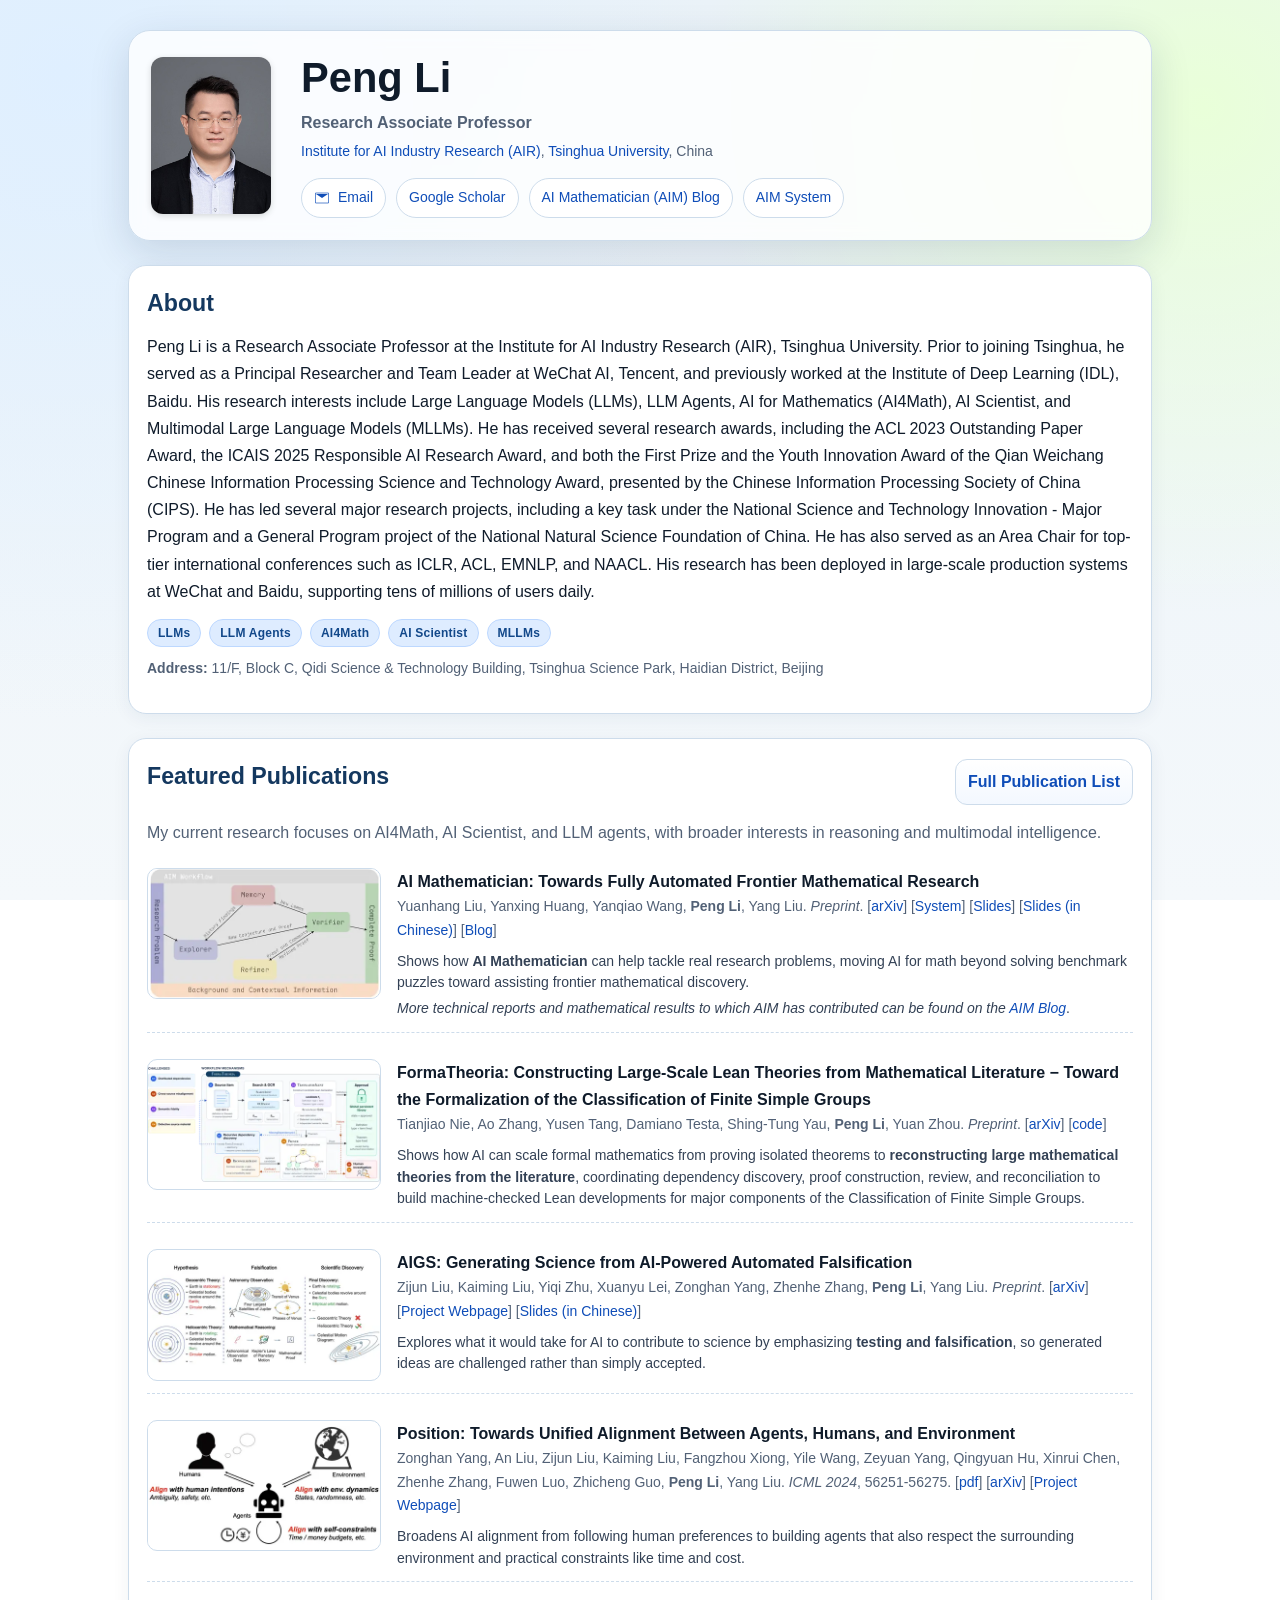
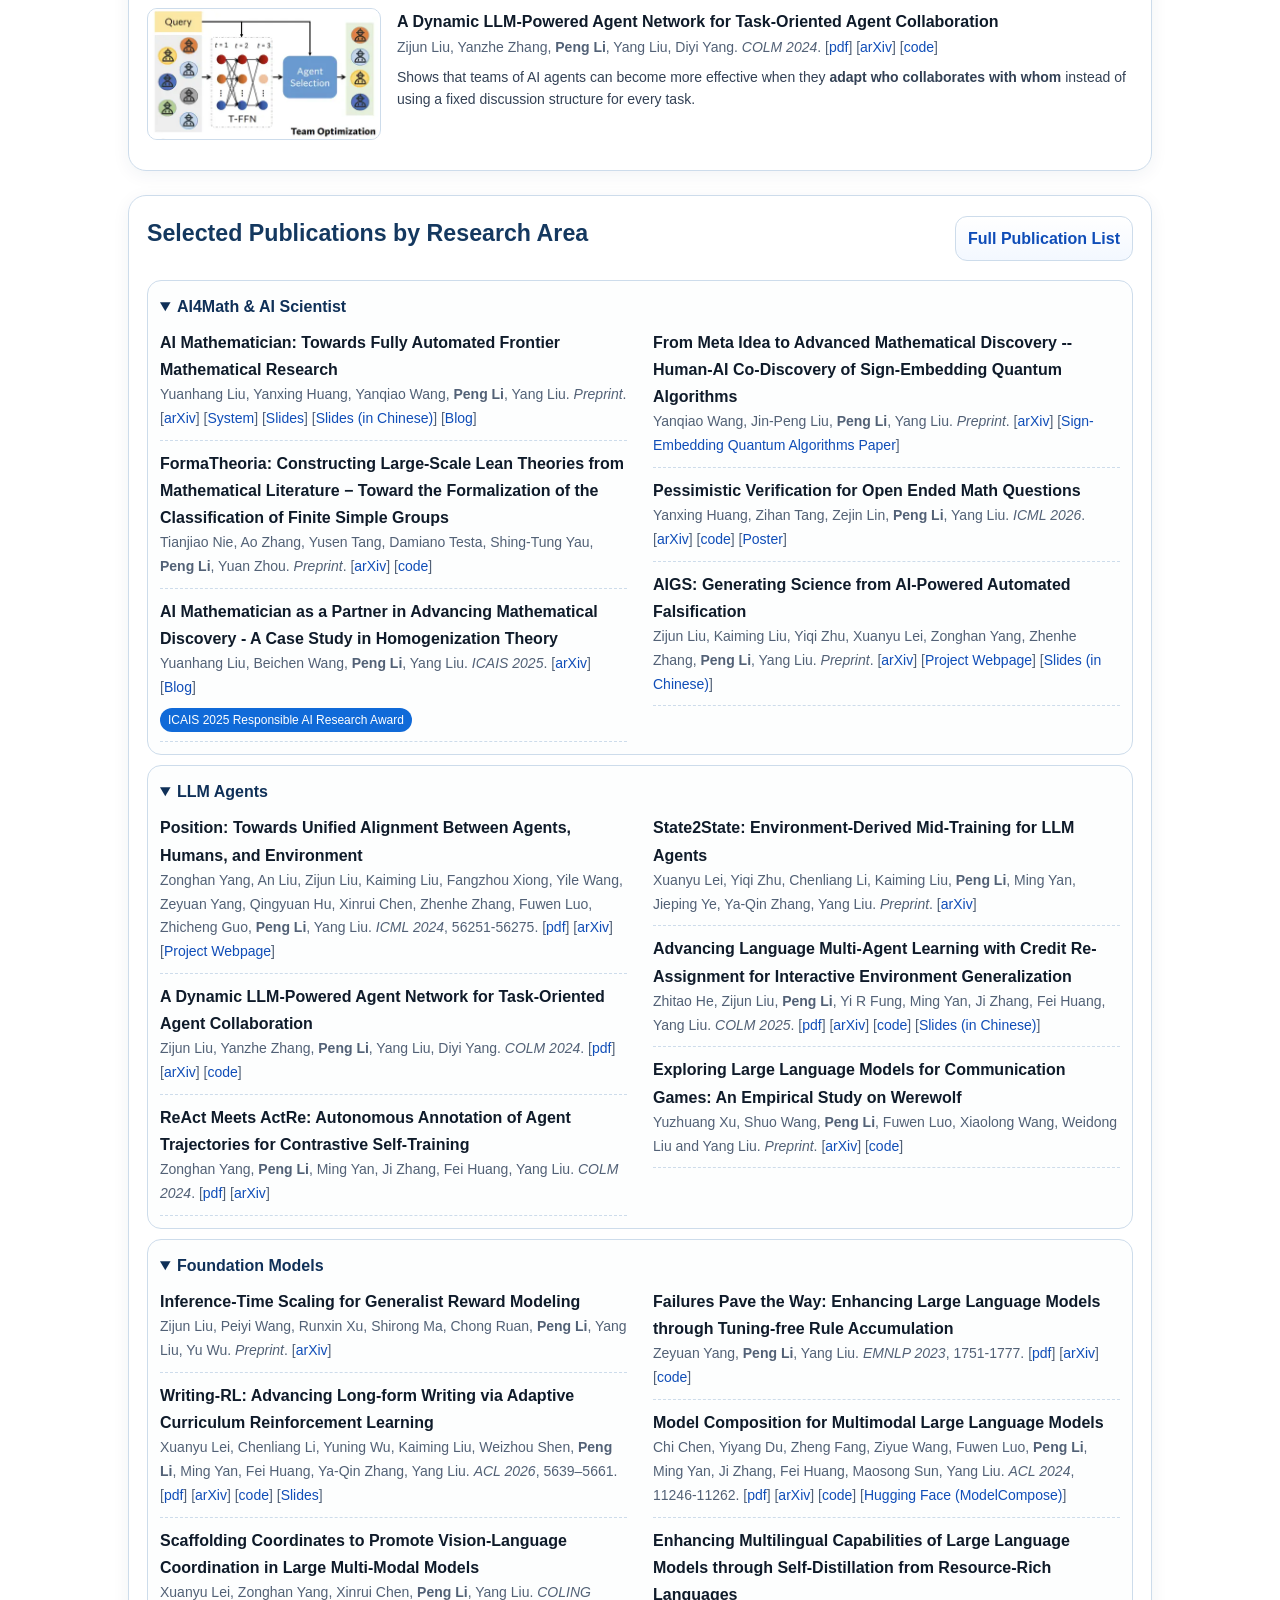
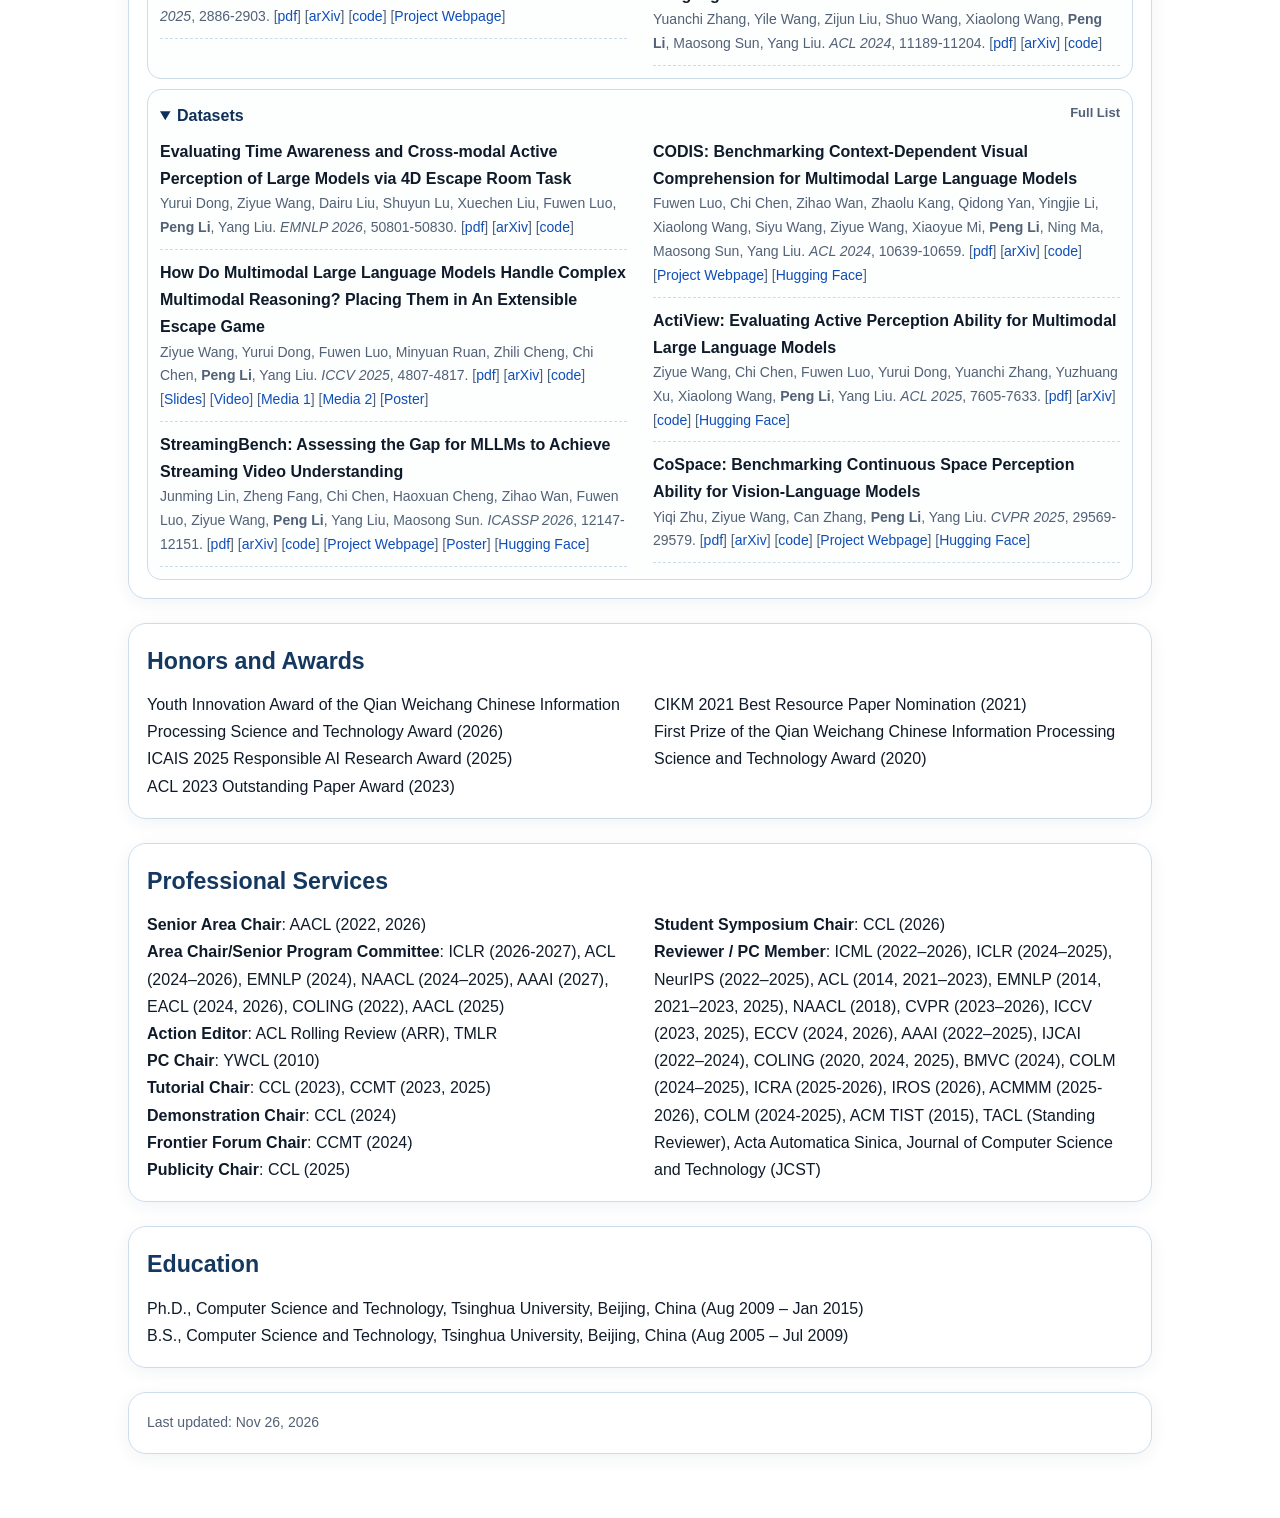
<file: index.html>
<!DOCTYPE html>
<html lang="en" itemscope itemtype="https://schema.org/Person">
<head>
  <meta charset="utf-8" />
  <meta name="viewport" content="width=device-width, initial-scale=1" />
  <title>Peng Li — Research Associate Professor</title>
  <meta name="description" content="Peng Li is a Research Associate Professor at Tsinghua University's Institute for AI Industry Research (AIR). Research interests: LLMs, LLM-based Agents, AI4Math, MLLMs." />
  <link rel="icon" href="data:image/svg+xml,<svg xmlns='http://www.w3.org/2000/svg' viewBox='0 0 100 100'><text y='0.9em' font-size='90'>🎓</text></svg>"> 
  <style>
    :root{
      --bg:#f4f8fb;
      --bg-strong:#eaf2f8;
      --fg:#0f1b2a;
      --muted:#526176;
      --link:#0f4db8;
      --card:#ffffffcc;
      --panel:#ffffff;
      --border:#cddceb;
      --accent:#106ad8;
      --accent-soft:#deecff;
      --shadow:0 12px 40px rgba(16,44,80,.14);
      --radius:18px;
    }
    *{box-sizing:border-box}
    html,body{height:100%}
    body{
      margin:0;
      font:16px/1.7 -apple-system, BlinkMacSystemFont, "Segoe UI", Roboto, "Noto Sans",
        "PingFang SC", "Hiragino Sans GB", "Microsoft YaHei", "Helvetica Neue", Arial, sans-serif;
      color:var(--fg);
      background:
        radial-gradient(circle at 5% 8%, #dfefff 0, transparent 44%),
        radial-gradient(circle at 94% 12%, #e9ffd9 0, transparent 35%),
        linear-gradient(180deg, var(--bg-strong), var(--bg));
      background-attachment: fixed;
    }
    a{color:var(--link); text-decoration:none}
    a:hover{text-decoration:underline}
    .container{
      max-width:1060px;
      margin:0 auto;
      padding:30px 18px 64px;
    }
    .hero{
      display:grid;
      grid-template-columns:130px 1fr;
      gap:20px;
      align-items:center;
      background:var(--card);
      border:1px solid var(--border);
      backdrop-filter: blur(8px);
      box-shadow:var(--shadow);
      border-radius:calc(var(--radius) + 4px);
      padding:22px;
      animation:rise .55s ease both;
    }
    .avatar{width:120px; height:auto; border-radius:12px; object-fit:contain; background:#fff; box-shadow:0 2px 6px rgba(0,0,0,0.15)}
    h1,h2{margin:0}
    .title h1{font-size:clamp(2rem, 3.8vw, 2.6rem); line-height:1.2; letter-spacing:0; font-weight:700}
    .role{margin-top:6px; color:var(--muted); font-weight:600}
    .affiliation{margin-top:4px}
    .cta-row{display:flex; flex-wrap:wrap; gap:10px; margin-top:14px}
    .badge{
      display:inline-flex;
      gap:8px;
      align-items:center;
      border:1px solid var(--border);
      background:#fff;
      padding:7px 12px;
      border-radius:999px;
      font-size:14px;
      transition:transform .2s ease, box-shadow .2s ease;
    }
    .badge:hover{transform:translateY(-1px); box-shadow:0 6px 16px rgba(17,60,110,.12); text-decoration:none}
    .badge svg{width:16px; height:16px}
    .section{
      margin-top:24px;
      background:var(--panel);
      border:1px solid var(--border);
      border-radius:var(--radius);
      padding:18px;
      box-shadow:0 4px 18px rgba(17,44,80,.06);
      animation:rise .55s ease both;
    }
    .section h2{font-size:1.45rem; font-weight:700; margin-bottom:10px; color:#14385f}
    .section h3{font-size:1.08rem; font-weight:700; margin:0 0 8px; color:#14385f}
    .prose{margin:0}
    .list{list-style:none; padding:0; margin:0}
    .list .item{padding:9px 0; border-bottom:1px dashed var(--border); break-inside:avoid}
    .pub-title{font-weight:700}
    .pub-venue{font-style:italic}
    .hl-line{margin-top:5px}
    .hl{display:inline-block; padding:2px 8px; border-radius:999px; font-size:12px; background:var(--accent); color:#fff}
    .small{font-size:14px; color:var(--muted)}
    .pub-subsection{margin-top:16px}
    .pub-subsection:first-child{margin-top:0}
    .pub-intro{margin-bottom:10px; color:var(--muted)}
    .topic-pub + .topic-pub{margin-top:10px}
    .topic-pub{scroll-margin-top:18px}
    .topic-full-link{float:right; color:var(--muted); font-size:13px; font-weight:600}
    .topic-full-link:hover{color:var(--link)}
    .featured-list{display:grid; gap:14px}
    .featured-item{
      display:grid;
      grid-template-columns:234px minmax(0,1fr);
      gap:16px;
      align-items:start;
      padding:12px 0;
      border-bottom:1px dashed var(--border);
    }
    .featured-item:last-child{border-bottom:0}
    .featured-image-frame{
      width:234px;
      aspect-ratio:16/9;
      border:1px solid var(--border);
      border-radius:10px;
      background:#fff;
      display:flex;
      align-items:center;
      justify-content:center;
      overflow:hidden;
      padding:0;
      appearance:none;
      cursor:zoom-in;
    }
    .featured-image-frame:hover{border-color:var(--accent); box-shadow:0 6px 18px rgba(16,106,216,.16)}
    .featured-image{
      width:100%;
      height:100%;
      object-fit:contain;
      display:block;
    }
    .featured-copy .item{padding:0; border-bottom:0}
    .featured-summary{margin-top:8px; color:#334155; font-size:14px; line-height:1.55}
    .featured-summary .summary-para{margin:0}
    .featured-summary .summary-para + .summary-para{margin-top:4px}
    .chips{display:flex; flex-wrap:wrap; gap:8px; margin-top:14px}
    .chip{background:var(--accent-soft); border:1px solid #bdd8ff; color:#12488a; padding:3px 10px; border-radius:999px; font-size:12px; font-weight:700; letter-spacing:.02em}
    .toolbar{display:flex; gap:10px; align-items:center; justify-content:space-between; margin-bottom:12px}
    .toolbar-actions{display:flex; flex-wrap:wrap; gap:12px; align-items:center}
    .quiet-link{color:var(--muted); font-size:14px; font-weight:600}
    .quiet-link:hover{color:var(--link)}
    .btn{
      display:inline-flex;
      align-items:center;
      gap:8px;
      border:1px solid var(--border);
      background:linear-gradient(180deg,#fff,#f3f8ff);
      padding:8px 12px;
      border-radius:12px;
      font-weight:600;
    }
    .btn:hover{text-decoration:none; filter:brightness(.98)}
    .image-modal[hidden]{display:none}
    .image-modal{
      position:fixed;
      inset:0;
      z-index:1000;
      display:flex;
      align-items:center;
      justify-content:center;
      padding:24px;
      background:rgba(9,20,35,.78);
    }
    .image-modal img{
      max-width:min(1120px,96vw);
      max-height:88vh;
      object-fit:contain;
      background:#fff;
      border-radius:12px;
      box-shadow:0 18px 60px rgba(0,0,0,.45);
    }
    .image-modal-close{
      position:absolute;
      top:14px;
      right:14px;
      width:40px;
      height:40px;
      border:1px solid rgba(255,255,255,.45);
      border-radius:999px;
      background:rgba(255,255,255,.92);
      color:#0f1b2a;
      font-size:26px;
      line-height:1;
      cursor:pointer;
    }
    body.modal-open{overflow:hidden}
    details.pub{padding:12px; border:1px solid var(--border); border-radius:14px; background:#fdfefe}
    details.pub + details.pub{margin-top:10px}
    summary{cursor:pointer; font-weight:700; color:#0f3058}
    .two-col{columns:1; column-gap:26px}
    @media(min-width:940px){.two-col{columns:2}}
    #services .list.responsive-cols,#honors .list.responsive-cols{column-gap:28px}
    @media (min-width: 940px){#services .list.responsive-cols,#honors .list.responsive-cols{columns:2}}
    #services .list.responsive-cols li,#honors .list.responsive-cols li{break-inside:avoid; overflow-wrap:anywhere; word-break:break-word}
    footer{color:var(--muted)}
    @media(max-width:760px){
      .hero{grid-template-columns:1fr; text-align:left}
      .avatar{width:120px}
      .toolbar{flex-direction:column; align-items:flex-start}
      .featured-item{grid-template-columns:1fr; gap:10px}
      .featured-image-frame{width:100%; max-width:468px}
    }
    @media (prefers-reduced-motion: reduce){
      .hero,.section{animation:none}
      .badge{transition:none}
    }
    @keyframes rise{
      from{opacity:0; transform:translateY(8px)}
      to{opacity:1; transform:translateY(0)}
    }
    @media print{
      body{background:#fff}
      .section,.hero{box-shadow:none}
      a{text-decoration:none}
    }
  </style>
</head>
<body>
  <div class="container">
    
    <header class="hero">
      <img class="avatar" src="images/photo_lipeng.jpg" alt="Peng Li portrait" itemprop="image" />
      <div class="title">
        <h1 itemprop="name">Peng Li</h1>
        <div class="role" itemprop="jobTitle">Research Associate Professor</div>
        <div class="small affiliation" itemprop="affiliation" itemscope itemtype="https://schema.org/CollegeOrUniversity">
          <a href="https://air.tsinghua.edu.cn/" itemprop="name">Institute for AI Industry Research (AIR)</a>,
          <a href="https://www.tsinghua.edu.cn/">Tsinghua University</a>, China
        </div>
        <div class="cta-row" aria-label="quick links">
          <a class="badge" href="#" id="email-link" title="Email">
            <svg xmlns="http://www.w3.org/2000/svg" viewBox="0 0 24 24" fill="currentColor"><path d="M2.25 4.5h19.5v15H2.25z" fill="none" stroke="currentColor"/><path d="M3 6l9 6 9-6"/></svg>
            Email
          </a>
          <a class="badge" href="https://scholar.google.com/citations?user=hgYzkOQAAAAJ&hl=en">Google Scholar</a>
          <a class="badge" href="https://ai-mathematician.net">AI Mathematician (AIM) Blog</a>
          <a class="badge" href="https://github.com/TheoryFoundry">AIM System</a>
        </div>
      </div>
    </header>
    
    <section class="section" id="bio">
      <h2>About</h2>
      <p class="prose" itemprop="description">
        Peng Li is a Research Associate Professor at the Institute for AI Industry Research (AIR), Tsinghua University.
        Prior to joining Tsinghua, he served as a Principal Researcher and Team Leader at WeChat AI, Tencent, and previously worked at the Institute of Deep Learning (IDL), Baidu.
        His research interests include Large Language Models (LLMs), LLM Agents, AI for Mathematics (AI4Math), AI Scientist, and Multimodal Large Language Models (MLLMs).
        He has received several research awards, including the ACL 2023 Outstanding Paper Award, the ICAIS 2025 Responsible AI Research Award, 
            and both the First Prize and the Youth Innovation Award of the Qian Weichang Chinese Information Processing Science and Technology Award, 
                presented by the Chinese Information Processing Society of China (CIPS).
        He has led several major research projects, including a key task under the National Science and Technology Innovation - Major Program
             and a General Program project of the National Natural Science Foundation of China.
        He has also served as an Area Chair for top-tier international conferences such as ICLR, ACL, EMNLP, and NAACL.
        His research has been deployed in large-scale production systems at WeChat and Baidu, supporting tens of millions of users daily.
      </p>
      <div class="chips" aria-label="research areas">
        <span class="chip">LLMs</span>
        <span class="chip">LLM Agents</span>
        <span class="chip">AI4Math</span>
        <span class="chip">AI Scientist</span>
        <span class="chip">MLLMs</span>
      </div>
      <p class="small" style="margin-top:10px"><strong>Address:</strong> 11/F, Block C, Qidi Science & Technology Building, Tsinghua Science Park, Haidian District, Beijing</p>
    </section>
    <section class="section" id="featured-publications">
      <div class="pub-subsection featured-pubs">
  <div class="toolbar" style="justify-content:space-between">
    <h2>Featured Publications</h2>
    <a class="btn" href="publications.html">Full Publication List</a>
  </div>
  <p class="prose pub-intro">My current research focuses on AI4Math, AI Scientist, and LLM agents, with broader interests in reasoning and multimodal intelligence.</p>
  <div class="featured-list">
    <div class="featured-item">
  <button class="featured-image-frame image-zoom-trigger" type="button" title="Click to enlarge" aria-label="Enlarge image for AI Mathematician: Towards Fully Automated Frontier Mathematical Research" data-full-image="images/featured/AIM.png" data-image-alt="Preview for AI Mathematician: Towards Fully Automated Frontier Mathematical Research">
    <img class="featured-image" src="images/generated/previews-480w-webp/featured/AIM.webp" alt="Preview for AI Mathematician: Towards Fully Automated Frontier Mathematical Research" loading="lazy" decoding="async" fetchpriority="low" />
  </button>
  <div class="featured-copy">
    <div class="item">
  <div class="pub-title">AI Mathematician: Towards Fully Automated Frontier Mathematical Research</div>
  <div class="small">Yuanhang Liu, Yanxing Huang, Yanqiao Wang, <strong>Peng Li</strong>, Yang Liu. <span class="pub-venue">Preprint</span>. [<a href="https://arxiv.org/abs/2505.22451">arXiv</a>] [<a href="https://github.com/TheoryFoundry">System</a>] [<a href="talks/AIM-en.pdf">Slides</a>] [<a href="talks/AIM-zh.pdf">Slides (in Chinese)</a>] [<a href="https://ai-mathematician.net/">Blog</a>]</div>
  
</div>
    <div class="featured-summary"><div class="summary-para">Shows how <strong>AI Mathematician</strong> can help tackle real research problems, moving AI for math beyond solving benchmark puzzles toward assisting frontier mathematical discovery.</div><div class="summary-para"><em>More technical reports and mathematical results to which AIM has contributed can be found on the <a href="https://ai-mathematician.net/">AIM Blog</a></em>.</div></div>
  </div>
</div><div class="featured-item">
  <button class="featured-image-frame image-zoom-trigger" type="button" title="Click to enlarge" aria-label="Enlarge image for FormaTheoria: Constructing Large-Scale Lean Theories from Mathematical Literature − Toward the Formalization of the Classification of Finite Simple Groups" data-full-image="images/featured/FormaTheoria.png" data-image-alt="Preview for FormaTheoria: Constructing Large-Scale Lean Theories from Mathematical Literature − Toward the Formalization of the Classification of Finite Simple Groups">
    <img class="featured-image" src="images/generated/previews-480w-webp/featured/FormaTheoria.webp" alt="Preview for FormaTheoria: Constructing Large-Scale Lean Theories from Mathematical Literature − Toward the Formalization of the Classification of Finite Simple Groups" loading="lazy" decoding="async" fetchpriority="low" />
  </button>
  <div class="featured-copy">
    <div class="item">
  <div class="pub-title">FormaTheoria: Constructing Large-Scale Lean Theories from Mathematical Literature − Toward the Formalization of the Classification of Finite Simple Groups</div>
  <div class="small">Tianjiao Nie, Ao Zhang, Yusen Tang, Damiano Testa, Shing-Tung Yau, <strong>Peng Li</strong>, Yuan Zhou. <span class="pub-venue">Preprint</span>. [<a href="https://arxiv.org/abs/2608.10894">arXiv</a>] [<a href="https://github.com/Qiuzhen-CFSG/CFSG">code</a>]</div>
  
</div>
    <div class="featured-summary">Shows how AI can scale formal mathematics from proving isolated theorems to <strong>reconstructing large mathematical theories from the literature</strong>, coordinating dependency discovery, proof construction, review, and reconciliation to build machine-checked Lean developments for major components of the Classification of Finite Simple Groups.</div>
  </div>
</div><div class="featured-item">
  <button class="featured-image-frame image-zoom-trigger" type="button" title="Click to enlarge" aria-label="Enlarge image for AIGS: Generating Science from AI-Powered Automated Falsification" data-full-image="images/featured/AIGS.png" data-image-alt="Preview for AIGS: Generating Science from AI-Powered Automated Falsification">
    <img class="featured-image" src="images/generated/previews-480w-webp/featured/AIGS.webp" alt="Preview for AIGS: Generating Science from AI-Powered Automated Falsification" loading="lazy" decoding="async" fetchpriority="low" />
  </button>
  <div class="featured-copy">
    <div class="item">
  <div class="pub-title">AIGS: Generating Science from AI-Powered Automated Falsification</div>
  <div class="small">Zijun Liu, Kaiming Liu, Yiqi Zhu, Xuanyu Lei, Zonghan Yang, Zhenhe Zhang, <strong>Peng Li</strong>, Yang Liu. <span class="pub-venue">Preprint</span>. [<a href="https://arxiv.org/abs/2411.11910">arXiv</a>] [<a href="https://agent-force.github.io/AIGS/">Project Webpage</a>] [<a href="talks/AIGS-zh.pdf">Slides (in Chinese)</a>]</div>
  
</div>
    <div class="featured-summary">Explores what it would take for AI to contribute to science by emphasizing <strong>testing and falsification</strong>, so generated ideas are challenged rather than simply accepted.</div>
  </div>
</div><div class="featured-item">
  <button class="featured-image-frame image-zoom-trigger" type="button" title="Click to enlarge" aria-label="Enlarge image for Position: Towards Unified Alignment Between Agents, Humans, and Environment" data-full-image="images/featured/UA2.png" data-image-alt="Preview for Position: Towards Unified Alignment Between Agents, Humans, and Environment">
    <img class="featured-image" src="images/generated/previews-480w-webp/featured/UA2.webp" alt="Preview for Position: Towards Unified Alignment Between Agents, Humans, and Environment" loading="lazy" decoding="async" fetchpriority="low" />
  </button>
  <div class="featured-copy">
    <div class="item">
  <div class="pub-title">Position: Towards Unified Alignment Between Agents, Humans, and Environment</div>
  <div class="small">Zonghan Yang, An Liu, Zijun Liu, Kaiming Liu, Fangzhou Xiong, Yile Wang, Zeyuan Yang, Qingyuan Hu, Xinrui Chen, Zhenhe Zhang, Fuwen Luo, Zhicheng Guo, <strong>Peng Li</strong>, Yang Liu. <span class="pub-venue">ICML 2024</span>, 56251-56275. [<a href="https://proceedings.mlr.press/v235/yang24p.html">pdf</a>] [<a href="https://arxiv.org/abs/2402.07744">arXiv</a>] [<a href="https://agent-force.github.io/unified-alignment-for-agents.html">Project Webpage</a>]</div>
  
</div>
    <div class="featured-summary">Broadens AI alignment from following human preferences to building agents that also respect the surrounding environment and practical constraints like time and cost.</div>
  </div>
</div><div class="featured-item">
  <button class="featured-image-frame image-zoom-trigger" type="button" title="Click to enlarge" aria-label="Enlarge image for A Dynamic LLM-Powered Agent Network for Task-Oriented Agent Collaboration" data-full-image="images/featured/DyLAN2.png" data-image-alt="Preview for A Dynamic LLM-Powered Agent Network for Task-Oriented Agent Collaboration">
    <img class="featured-image" src="images/generated/previews-480w-webp/featured/DyLAN2.webp" alt="Preview for A Dynamic LLM-Powered Agent Network for Task-Oriented Agent Collaboration" loading="lazy" decoding="async" fetchpriority="low" />
  </button>
  <div class="featured-copy">
    <div class="item">
  <div class="pub-title">A Dynamic LLM-Powered Agent Network for Task-Oriented Agent Collaboration</div>
  <div class="small">Zijun Liu, Yanzhe Zhang, <strong>Peng Li</strong>, Yang Liu, Diyi Yang. <span class="pub-venue">COLM 2024</span>. [<a href="https://openreview.net/pdf?id=XII0Wp1XA9">pdf</a>] [<a href="https://arxiv.org/abs/2310.02170">arXiv</a>] [<a href="https://github.com/SALT-NLP/DyLAN">code</a>]</div>
  
</div>
    <div class="featured-summary">Shows that teams of AI agents can become more effective when they <strong>adapt who collaborates with whom</strong> instead of using a fixed discussion structure for every task.</div>
  </div>
</div>
  </div>
</div>
    </section>

    <section class="section" id="publications">
      <div class="toolbar" style="justify-content:space-between">
        <h2>Selected Publications by Research Area</h2>
        <a class="btn" href="publications.html">Full Publication List</a>
      </div>
      <div class="pub-subsection topic-pubs">
  <details class="pub topic-pub" id="ai4math-ai-scientist" open>
  <summary>AI4Math &amp; AI Scientist</summary>
  <div class="two-col">
    <div class="list">
      <div class="item">
  <div class="pub-title">AI Mathematician: Towards Fully Automated Frontier Mathematical Research</div>
  <div class="small">Yuanhang Liu, Yanxing Huang, Yanqiao Wang, <strong>Peng Li</strong>, Yang Liu. <span class="pub-venue">Preprint</span>. [<a href="https://arxiv.org/abs/2505.22451">arXiv</a>] [<a href="https://github.com/TheoryFoundry">System</a>] [<a href="talks/AIM-en.pdf">Slides</a>] [<a href="talks/AIM-zh.pdf">Slides (in Chinese)</a>] [<a href="https://ai-mathematician.net/">Blog</a>]</div>
  
</div><div class="item">
  <div class="pub-title">FormaTheoria: Constructing Large-Scale Lean Theories from Mathematical Literature − Toward the Formalization of the Classification of Finite Simple Groups</div>
  <div class="small">Tianjiao Nie, Ao Zhang, Yusen Tang, Damiano Testa, Shing-Tung Yau, <strong>Peng Li</strong>, Yuan Zhou. <span class="pub-venue">Preprint</span>. [<a href="https://arxiv.org/abs/2608.10894">arXiv</a>] [<a href="https://github.com/Qiuzhen-CFSG/CFSG">code</a>]</div>
  
</div><div class="item">
  <div class="pub-title">AI Mathematician as a Partner in Advancing Mathematical Discovery - A Case Study in Homogenization Theory</div>
  <div class="small">Yuanhang Liu, Beichen Wang, <strong>Peng Li</strong>, Yang Liu. <span class="pub-venue">ICAIS 2025</span>. [<a href="https://arxiv.org/abs/2510.26380">arXiv</a>] [<a href="https://ai-mathematician.net/en/posts/homogenization.theory/">Blog</a>]</div>
  <div class="hl-line"><span class="hl">ICAIS 2025 Responsible AI Research Award</span></div>
</div><div class="item">
  <div class="pub-title">From Meta Idea to Advanced Mathematical Discovery -- Human-AI Co-Discovery of Sign-Embedding Quantum Algorithms</div>
  <div class="small">Yanqiao Wang, Jin-Peng Liu, <strong>Peng Li</strong>, Yang Liu. <span class="pub-venue">Preprint</span>. [<a href="https://arxiv.org/abs/2606.24899">arXiv</a>] [<a href="http://arxiv.org/abs/2604.25333">Sign-Embedding Quantum Algorithms Paper</a>]</div>
  
</div><div class="item">
  <div class="pub-title">Pessimistic Verification for Open Ended Math Questions</div>
  <div class="small">Yanxing Huang, Zihan Tang, Zejin Lin, <strong>Peng Li</strong>, Yang Liu. <span class="pub-venue">ICML 2026</span>. [<a href="https://arxiv.org/abs/2511.21522">arXiv</a>] [<a href="https://github.com/TheoryFoundry/pverify">code</a>] [<a href="talks/pverify-poster.pdf">Poster</a>]</div>
  
</div><div class="item">
  <div class="pub-title">AIGS: Generating Science from AI-Powered Automated Falsification</div>
  <div class="small">Zijun Liu, Kaiming Liu, Yiqi Zhu, Xuanyu Lei, Zonghan Yang, Zhenhe Zhang, <strong>Peng Li</strong>, Yang Liu. <span class="pub-venue">Preprint</span>. [<a href="https://arxiv.org/abs/2411.11910">arXiv</a>] [<a href="https://agent-force.github.io/AIGS/">Project Webpage</a>] [<a href="talks/AIGS-zh.pdf">Slides (in Chinese)</a>]</div>
  
</div>
    </div>
  </div>
</details><details class="pub topic-pub" id="llm-agents" open>
  <summary>LLM Agents</summary>
  <div class="two-col">
    <div class="list">
      <div class="item">
  <div class="pub-title">Position: Towards Unified Alignment Between Agents, Humans, and Environment</div>
  <div class="small">Zonghan Yang, An Liu, Zijun Liu, Kaiming Liu, Fangzhou Xiong, Yile Wang, Zeyuan Yang, Qingyuan Hu, Xinrui Chen, Zhenhe Zhang, Fuwen Luo, Zhicheng Guo, <strong>Peng Li</strong>, Yang Liu. <span class="pub-venue">ICML 2024</span>, 56251-56275. [<a href="https://proceedings.mlr.press/v235/yang24p.html">pdf</a>] [<a href="https://arxiv.org/abs/2402.07744">arXiv</a>] [<a href="https://agent-force.github.io/unified-alignment-for-agents.html">Project Webpage</a>]</div>
  
</div><div class="item">
  <div class="pub-title">A Dynamic LLM-Powered Agent Network for Task-Oriented Agent Collaboration</div>
  <div class="small">Zijun Liu, Yanzhe Zhang, <strong>Peng Li</strong>, Yang Liu, Diyi Yang. <span class="pub-venue">COLM 2024</span>. [<a href="https://openreview.net/pdf?id=XII0Wp1XA9">pdf</a>] [<a href="https://arxiv.org/abs/2310.02170">arXiv</a>] [<a href="https://github.com/SALT-NLP/DyLAN">code</a>]</div>
  
</div><div class="item">
  <div class="pub-title">ReAct Meets ActRe: Autonomous Annotation of Agent Trajectories for Contrastive Self-Training</div>
  <div class="small">Zonghan Yang, <strong>Peng Li</strong>, Ming Yan, Ji Zhang, Fei Huang, Yang Liu. <span class="pub-venue">COLM 2024</span>. [<a href="https://openreview.net/pdf?id=0VLBwQGWpA">pdf</a>] [<a href="https://arxiv.org/abs/2403.14589">arXiv</a>]</div>
  
</div><div class="item">
  <div class="pub-title">State2State: Environment-Derived Mid-Training for LLM Agents</div>
  <div class="small">Xuanyu Lei, Yiqi Zhu, Chenliang Li, Kaiming Liu, <strong>Peng Li</strong>, Ming Yan, Jieping Ye, Ya-Qin Zhang, Yang Liu. <span class="pub-venue">Preprint</span>. [<a href="https://arxiv.org/abs/2608.04934">arXiv</a>]</div>
  
</div><div class="item">
  <div class="pub-title">Advancing Language Multi-Agent Learning with Credit Re-Assignment for Interactive Environment Generalization</div>
  <div class="small">Zhitao He, Zijun Liu, <strong>Peng Li</strong>, Yi R Fung, Ming Yan, Ji Zhang, Fei Huang, Yang Liu. <span class="pub-venue">COLM 2025</span>. [<a href="https://openreview.net/pdf?id=SoEmgM1ioC">pdf</a>] [<a href="https://arxiv.org/abs/2502.14496">arXiv</a>] [<a href="https://github.com/THUNLP-MT/CollabUIAgents">code</a>] [<a href="talks/CollabUlAgents-zh.pdf">Slides (in Chinese)</a>]</div>
  
</div><div class="item">
  <div class="pub-title">Exploring Large Language Models for Communication Games: An Empirical Study on Werewolf</div>
  <div class="small">Yuzhuang Xu, Shuo Wang, <strong>Peng Li</strong>, Fuwen Luo, Xiaolong Wang, Weidong Liu and Yang Liu. <span class="pub-venue">Preprint</span>. [<a href="https://arxiv.org/abs/2309.04658">arXiv</a>] [<a href="https://github.com/xuyuzhuang11/Werewolf">code</a>]</div>
  
</div>
    </div>
  </div>
</details><details class="pub topic-pub" id="foundation-models" open>
  <summary>Foundation Models</summary>
  <div class="two-col">
    <div class="list">
      <div class="item">
  <div class="pub-title">Inference-Time Scaling for Generalist Reward Modeling</div>
  <div class="small">Zijun Liu, Peiyi Wang, Runxin Xu, Shirong Ma, Chong Ruan, <strong>Peng Li</strong>, Yang Liu, Yu Wu. <span class="pub-venue">Preprint</span>. [<a href="https://arxiv.org/abs/2504.02495">arXiv</a>]</div>
  
</div><div class="item">
  <div class="pub-title">Writing-RL: Advancing Long-form Writing via Adaptive Curriculum Reinforcement Learning</div>
  <div class="small">Xuanyu Lei, Chenliang Li, Yuning Wu, Kaiming Liu, Weizhou Shen, <strong>Peng Li</strong>, Ming Yan, Fei Huang, Ya-Qin Zhang, Yang Liu. <span class="pub-venue">ACL 2026</span>, 5639–5661. [<a href="https://aclanthology.org/2026.acl-long.255/">pdf</a>] [<a href="https://arxiv.org/abs/2506.05760">arXiv</a>] [<a href="https://github.com/Tongyi-Zhiwen/Writing-RL">code</a>] [<a href="talks/Writing-RL.pdf">Slides</a>]</div>
  
</div><div class="item">
  <div class="pub-title">Scaffolding Coordinates to Promote Vision-Language Coordination in Large Multi-Modal Models</div>
  <div class="small">Xuanyu Lei, Zonghan Yang, Xinrui Chen, <strong>Peng Li</strong>, Yang Liu. <span class="pub-venue">COLING 2025</span>, 2886-2903. [<a href="https://aclanthology.org/2025.coling-main.195.pdf">pdf</a>] [<a href="https://arxiv.org/abs/2402.12058">arXiv</a>] [<a href="https://github.com/THUNLP-MT/Scaffold">code</a>] [<a href="https://leixy20.github.io/scaffold_site/">Project Webpage</a>]</div>
  
</div><div class="item">
  <div class="pub-title">Failures Pave the Way: Enhancing Large Language Models through Tuning-free Rule Accumulation</div>
  <div class="small">Zeyuan Yang, <strong>Peng Li</strong>, Yang Liu. <span class="pub-venue">EMNLP 2023</span>, 1751-1777. [<a href="https://aclanthology.org/2023.emnlp-main.109.pdf">pdf</a>] [<a href="https://arxiv.org/abs/2310.15746">arXiv</a>] [<a href="https://github.com/THUNLP-MT/TRAN">code</a>]</div>
  
</div><div class="item">
  <div class="pub-title">Model Composition for Multimodal Large Language Models</div>
  <div class="small">Chi Chen, Yiyang Du, Zheng Fang, Ziyue Wang, Fuwen Luo, <strong>Peng Li</strong>, Ming Yan, Ji Zhang, Fei Huang, Maosong Sun, Yang Liu. <span class="pub-venue">ACL 2024</span>, 11246-11262. [<a href="https://aclanthology.org/2024.acl-long.606.pdf">pdf</a>] [<a href="https://arxiv.org/abs/2402.12750">arXiv</a>] [<a href="https://github.com/THUNLP-MT/ModelCompose">code</a>] [<a href="https://huggingface.co/Adu2021/ModelCompose">Hugging Face (ModelCompose)</a>]</div>
  
</div><div class="item">
  <div class="pub-title">Enhancing Multilingual Capabilities of Large Language Models through Self-Distillation from Resource-Rich Languages</div>
  <div class="small">Yuanchi Zhang, Yile Wang, Zijun Liu, Shuo Wang, Xiaolong Wang, <strong>Peng Li</strong>, Maosong Sun, Yang Liu. <span class="pub-venue">ACL 2024</span>, 11189-11204. [<a href="https://aclanthology.org/2024.acl-long.603.pdf">pdf</a>] [<a href="https://arxiv.org/abs/2402.12204">arXiv</a>] [<a href="https://github.com/THUNLP-MT/SDRRL">code</a>]</div>
  
</div>
    </div>
  </div>
</details><details class="pub topic-pub" id="datasets" open>
  <summary><span>Datasets</span><a class="topic-full-link" href="datasets.html" onclick="event.stopPropagation()">Full List</a></summary>
  <div class="two-col">
    <div class="list">
      <div class="item">
  <div class="pub-title">Evaluating Time Awareness and Cross-modal Active Perception of Large Models via 4D Escape Room Task</div>
  <div class="small">Yurui Dong, Ziyue Wang, Dairu Liu, Shuyun Lu, Xuechen Liu, Fuwen Luo, <strong>Peng Li</strong>, Yang Liu. <span class="pub-venue">EMNLP 2026</span>, 50801-50830. [<a href="https://aclanthology.org/2026.emnlp-main.2232/">pdf</a>] [<a href="https://arxiv.org/abs/2603.15467">arXiv</a>] [<a href="https://github.com/THUNLP-MT/EscapeCraft-4D">code</a>]</div>
  
</div><div class="item">
  <div class="pub-title">How Do Multimodal Large Language Models Handle Complex Multimodal Reasoning? Placing Them in An Extensible Escape Game</div>
  <div class="small">Ziyue Wang, Yurui Dong, Fuwen Luo, Minyuan Ruan, Zhili Cheng, Chi Chen, <strong>Peng Li</strong>, Yang Liu. <span class="pub-venue">ICCV 2025</span>, 4807-4817. [<a href="https://openaccess.thecvf.com/content/ICCV2025/html/Wang_How_Do_Multimodal_Large_Language_Models_Handle_Complex_Multimodal_Reasoning_ICCV_2025_paper.html">pdf</a>] [<a href="https://arxiv.org/abs/2503.10042">arXiv</a>] [<a href="https://github.com/THUNLP-MT/EscapeCraft">code</a>] [<a href="talks/MM-Escape-en.pdf">Slides</a>] [<a href="videos/MM-Escape.mp4">Video</a>] [<a href="https://x.com/Tsinghua_Uni/status/1960372139967516889">Media 1</a>] [<a href="https://www.facebook.com/Tsinghua/posts/pfbid0tEaC28Bu7ZtK1YijcbKx8YBFqS8TWtUDMLDkUnRpVjQ4ZuZV8x1s1NQ79yFkY8j9l?rdid=NlLe9tMS5wmyBLYR#">Media 2</a>] [<a href="talks/MM-Escape-en-ICCVPoster.pdf">Poster</a>]</div>
  
</div><div class="item">
  <div class="pub-title">StreamingBench: Assessing the Gap for MLLMs to Achieve Streaming Video Understanding</div>
  <div class="small">Junming Lin, Zheng Fang, Chi Chen, Haoxuan Cheng, Zihao Wan, Fuwen Luo, Ziyue Wang, <strong>Peng Li</strong>, Yang Liu, Maosong Sun. <span class="pub-venue">ICASSP 2026</span>, 12147-12151. [<a href="https://ieeexplore.ieee.org/abstract/document/11463959">pdf</a>] [<a href="https://arxiv.org/abs/2411.03628">arXiv</a>] [<a href="https://github.com/THUNLP-MT/StreamingBench">code</a>] [<a href="https://streamingbench.github.io">Project Webpage</a>] [<a href="talks/StreamingBench-poster.pdf">Poster</a>] [<a href="https://huggingface.co/datasets/mjuicem/StreamingBench">Hugging Face</a>]</div>
  
</div><div class="item">
  <div class="pub-title">CODIS: Benchmarking Context-Dependent Visual Comprehension for Multimodal Large Language Models</div>
  <div class="small">Fuwen Luo, Chi Chen, Zihao Wan, Zhaolu Kang, Qidong Yan, Yingjie Li, Xiaolong Wang, Siyu Wang, Ziyue Wang, Xiaoyue Mi, <strong>Peng Li</strong>, Ning Ma, Maosong Sun, Yang Liu. <span class="pub-venue">ACL 2024</span>, 10639-10659. [<a href="https://aclanthology.org/2024.acl-long.573.pdf">pdf</a>] [<a href="https://arxiv.org/abs/2402.13607">arXiv</a>] [<a href="https://github.com/THUNLP-MT/CODIS">code</a>] [<a href="https://thunlp-mt.github.io/CODIS">Project Webpage</a>] [<a href="https://huggingface.co/datasets/CODIS/CODIS">Hugging Face</a>]</div>
  
</div><div class="item">
  <div class="pub-title">ActiView: Evaluating Active Perception Ability for Multimodal Large Language Models</div>
  <div class="small">Ziyue Wang, Chi Chen, Fuwen Luo, Yurui Dong, Yuanchi Zhang, Yuzhuang Xu, Xiaolong Wang, <strong>Peng Li</strong>, Yang Liu. <span class="pub-venue">ACL 2025</span>, 7605-7633. [<a href="https://aclanthology.org/2025.acl-long.376.pdf">pdf</a>] [<a href="https://arxiv.org/abs/2410.04659">arXiv</a>] [<a href="https://github.com/THUNLP-MT/ActiView">code</a>] [<a href="https://huggingface.co/datasets/wangphoebe/ActiView">Hugging Face</a>]</div>
  
</div><div class="item">
  <div class="pub-title">CoSpace: Benchmarking Continuous Space Perception Ability for Vision-Language Models</div>
  <div class="small">Yiqi Zhu, Ziyue Wang, Can Zhang, <strong>Peng Li</strong>, Yang Liu. <span class="pub-venue">CVPR 2025</span>, 29569-29579. [<a href="https://openaccess.thecvf.com/content/CVPR2025/papers/Zhu_CoSpace_Benchmarking_Continuous_Space_Perception_Ability_for_Vision-Language_Models_CVPR_2025_paper.pdf">pdf</a>] [<a href="https://arxiv.org/abs/2503.14161">arXiv</a>] [<a href="https://github.com/THUNLP-MT/CoSpace">code</a>] [<a href="https://thunlp-mt.github.io/CoSpace/">Project Webpage</a>] [<a href="https://huggingface.co/datasets/StephenZhu/CoSpace">Hugging Face</a>]</div>
  
</div>
    </div>
  </div>
</details>
</div>
    </section>
    <section class="section" id="honors">
      <h2>Honors and Awards</h2>
      <div class="grid">
        <ul class="list responsive-cols">
          <li>Youth Innovation Award of the Qian Weichang Chinese Information Processing Science and Technology Award (2026)</li>
<li>ICAIS 2025 Responsible AI Research Award (2025)</li>
<li>ACL 2023 Outstanding Paper Award (2023)</li>
<li>CIKM 2021 Best Resource Paper Nomination (2021)</li>
<li>First Prize of the Qian Weichang Chinese Information Processing Science and Technology Award (2020)</li>
        </ul>
      </div>
    </section>
    
    <section class="section" id="services">
      <h2>Professional Services</h2>
      <div class="grid">
        <ul class="list responsive-cols">
            <li><strong>Senior Area Chair</strong>: AACL (2022, 2026)</li>
            <li><strong>Area Chair/Senior Program Committee</strong>:
                <!--ICML (2027),-->
                ICLR (2026-2027),
                ACL (2024–2026),
                EMNLP (2024),
                NAACL (2024–2025),
                AAAI (2027),
                <!--IJCAI (2027),-->
                EACL (2024, 2026),
                COLING (2022),
                AACL (2025)
            </li>
            <li><strong>Action Editor</strong>: ACL Rolling Review (ARR), TMLR</li>
            <li><strong>PC Chair</strong>: YWCL (2010)</li>
            <li><strong>Tutorial Chair</strong>: CCL (2023), CCMT (2023, 2025)</li>
            <li><strong>Demonstration Chair</strong>: CCL (2024)</li>
            <li><strong>Frontier Forum Chair</strong>: CCMT (2024)</li>
            <li><strong>Publicity Chair</strong>: CCL (2025)</li>
            <li><strong>Student Symposium Chair</strong>: CCL (2026)</li>
            <li><strong>Reviewer / PC Member</strong>: 
                ICML (2022–2026),
                ICLR (2024–2025),
                NeurIPS (2022–2025),
                ACL (2014, 2021–2023),
                EMNLP (2014, 2021–2023, 2025),
                NAACL (2018),
                CVPR (2023–2026),
                ICCV (2023, 2025),
                ECCV (2024, 2026),
                AAAI (2022–2025),
                IJCAI (2022–2024),
                COLING (2020, 2024, 2025),
                BMVC (2024),
                COLM (2024–2025),
                ICRA (2025-2026),
                IROS (2026),
                ACMMM (2025-2026),
                COLM (2024-2025),
                ACM TIST (2015),
                TACL (Standing Reviewer),
                Acta Automatica Sinica,
                Journal of Computer Science and Technology (JCST)
            </li>
        </ul>
      </div>
    </section>

    <section class="section" id="education">
      <h2>Education</h2>
      <ul class="list">
        <li>Ph.D., Computer Science and Technology, Tsinghua University, Beijing, China (Aug 2009 – Jan 2015)</li>
        <li>B.S., Computer Science and Technology, Tsinghua University, Beijing, China (Aug 2005 – Jul 2009)</li>
      </ul>
    </section>

    <footer class="section">
      <div class="small">Last updated: <span id="lastUpdated">Nov 26, 2026</span></div>
    </footer>
  </div>

  <div class="image-modal" id="image-modal" role="dialog" aria-modal="true" aria-label="Image preview" hidden>
    <button class="image-modal-close" type="button" aria-label="Close image preview">&times;</button>
    <img id="image-modal-img" alt="" />
  </div>

  <script>
    // Obfuscated email to reduce scraping
    const emailUser = 'pengli09';
    const emailDomain = 'gmail.com';
    const emailLink = document.getElementById('email-link');
    if (emailLink) {
      emailLink.href = `mailto:${emailUser}@${emailDomain}`;
      emailLink.title = `${emailUser} at ${emailDomain}`;
    }

    const imageModal = document.getElementById('image-modal');
    const imageModalImg = document.getElementById('image-modal-img');
    const imageModalClose = imageModal ? imageModal.querySelector('.image-modal-close') : null;
    function closeImageModal() {
      if (!imageModal || !imageModalImg) return;
      imageModal.hidden = true;
      imageModalImg.removeAttribute('src');
      imageModalImg.alt = '';
      document.body.classList.remove('modal-open');
    }
    document.querySelectorAll('.image-zoom-trigger').forEach((trigger) => {
      trigger.addEventListener('click', () => {
        if (!imageModal || !imageModalImg) return;
        const fullImage = trigger.dataset.fullImage;
        if (!fullImage) return;
        imageModalImg.src = fullImage;
        imageModalImg.alt = trigger.dataset.imageAlt || '';
        imageModal.hidden = false;
        document.body.classList.add('modal-open');
        if (imageModalClose) imageModalClose.focus({preventScroll: true});
      });
    });
    if (imageModal) {
      imageModal.addEventListener('click', (event) => {
        if (event.target === imageModal) closeImageModal();
      });
    }
    if (imageModalClose) {
      imageModalClose.addEventListener('click', closeImageModal);
    }
    document.addEventListener('keydown', (event) => {
      if (event.key === 'Escape') closeImageModal();
    });
  </script>
</body>
</html>
</file>
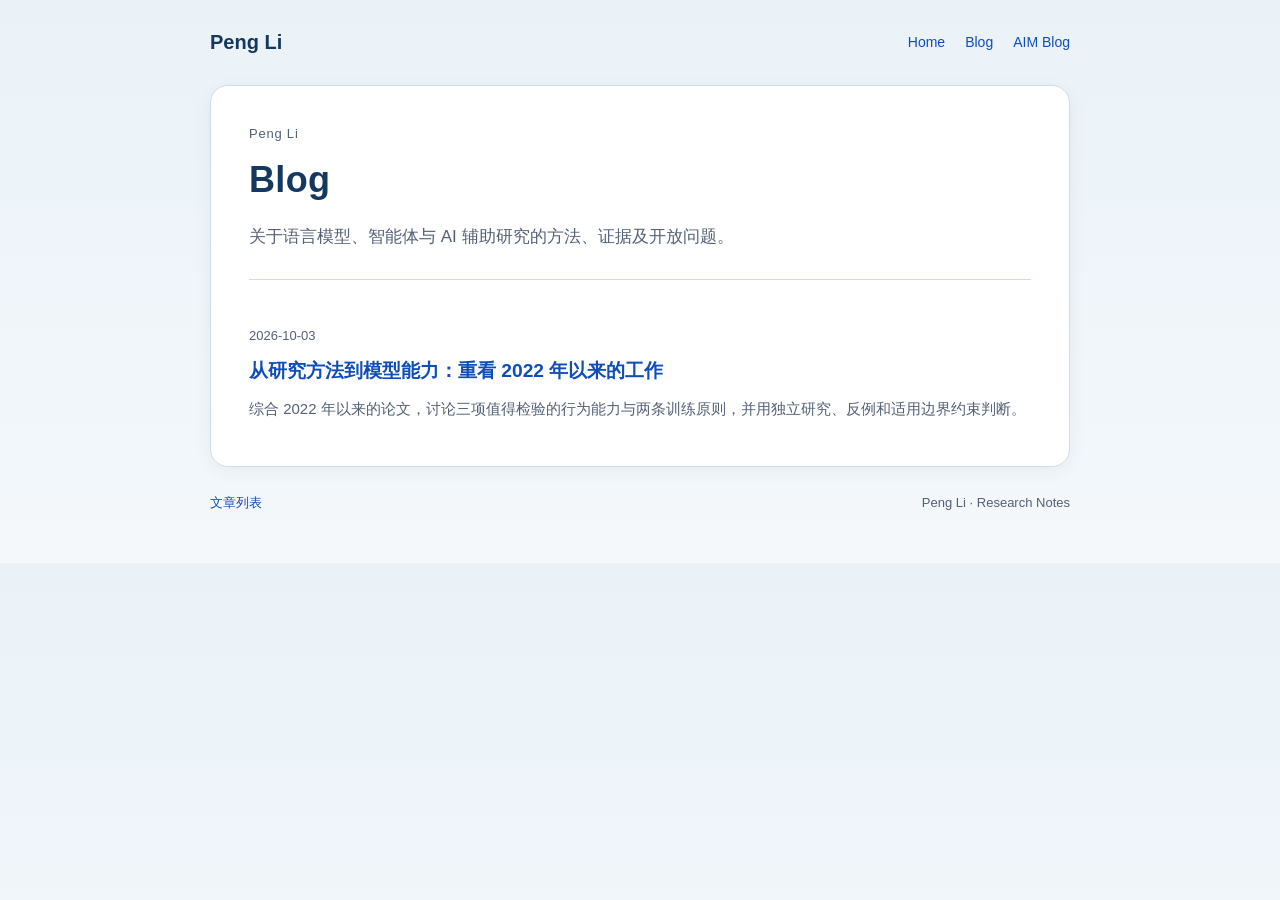
<file: blog/index.html>
<!DOCTYPE html>
<html lang="zh-CN">
<head>
  <meta charset="utf-8" />
  <meta name="viewport" content="width=device-width, initial-scale=1" />
  <title>Blog — Peng Li</title>
  <meta name="description" content="关于语言模型、智能体与 AI 辅助研究的方法、证据及开放问题。" />
  <link rel="icon" href="data:image/svg+xml,%3Csvg xmlns='http://www.w3.org/2000/svg' viewBox='0 0 64 64'%3E%3Crect width='64' height='64' rx='12' fill='%2314385f'/%3E%3Ctext x='32' y='42' text-anchor='middle' font-family='sans-serif' font-size='30' fill='white'%3EPL%3C/text%3E%3C/svg%3E" />
  
  <link rel="stylesheet" href="../blog/style.css" />
</head>
<body>
  <div class="container">
    <nav class="site-nav" aria-label="Site navigation">
      <a class="brand" href="../index.html">Peng Li</a>
      <div><a href="../index.html">Home</a><a href="../blog/" aria-label="Blog index">Blog</a><a href="https://ai-mathematician.net/">AIM Blog</a></div>
    </nav>
    <main><header class="article-header"><p class="eyebrow">Peng Li</p><h1>Blog</h1><p class="summary">关于语言模型、智能体与 AI 辅助研究的方法、证据及开放问题。</p></header><ul class="post-list"><li class="post-card">
          <p class="meta"><time datetime="2026-10-03">2026-10-03</time></p>
          <h2><a href="from-methods-to-capabilities/">从研究方法到模型能力：重看 2022 年以来的工作</a></h2>
          <p>综合 2022 年以来的论文，讨论三项值得检验的行为能力与两条训练原则，并用独立研究、反例和适用边界约束判断。</p>
        </li></ul></main>
    <footer><a href="../blog/">文章列表</a><span>Peng Li · Research Notes</span></footer>
  </div>
</body>
</html>
</file>
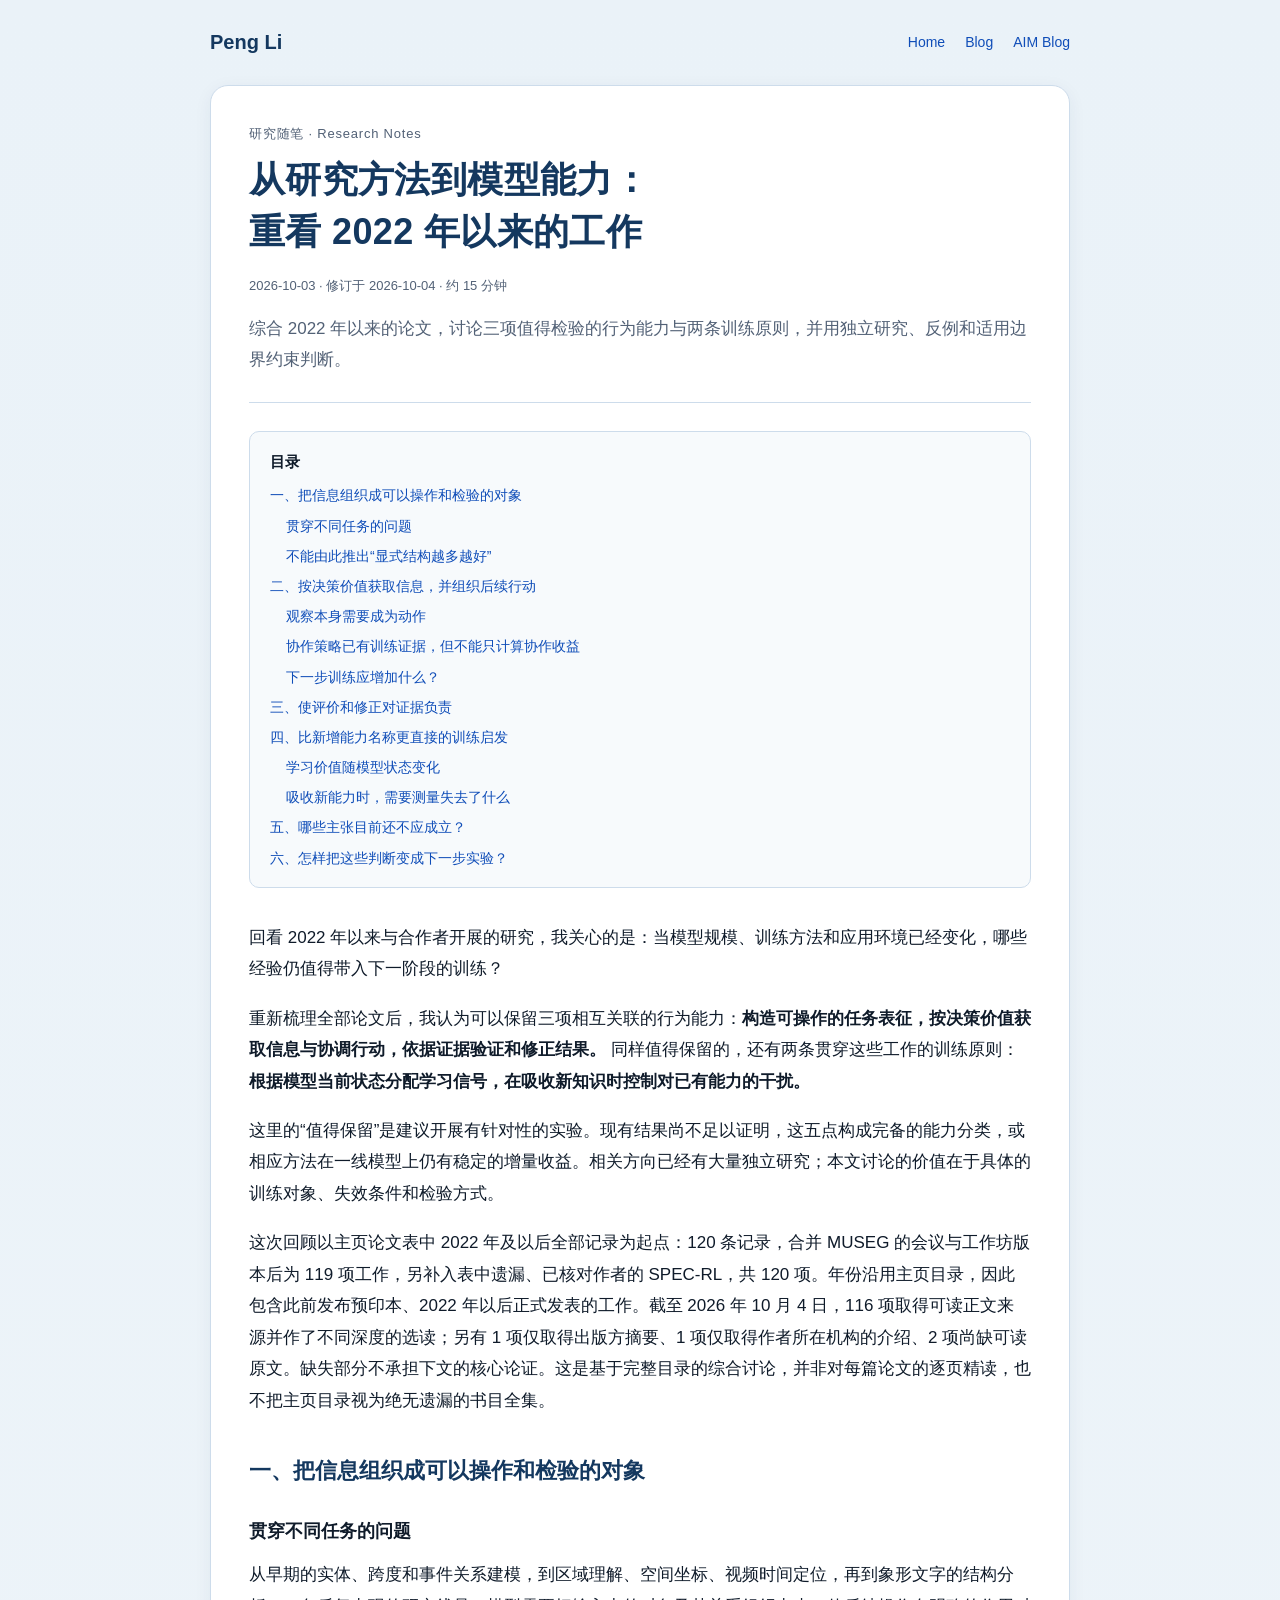
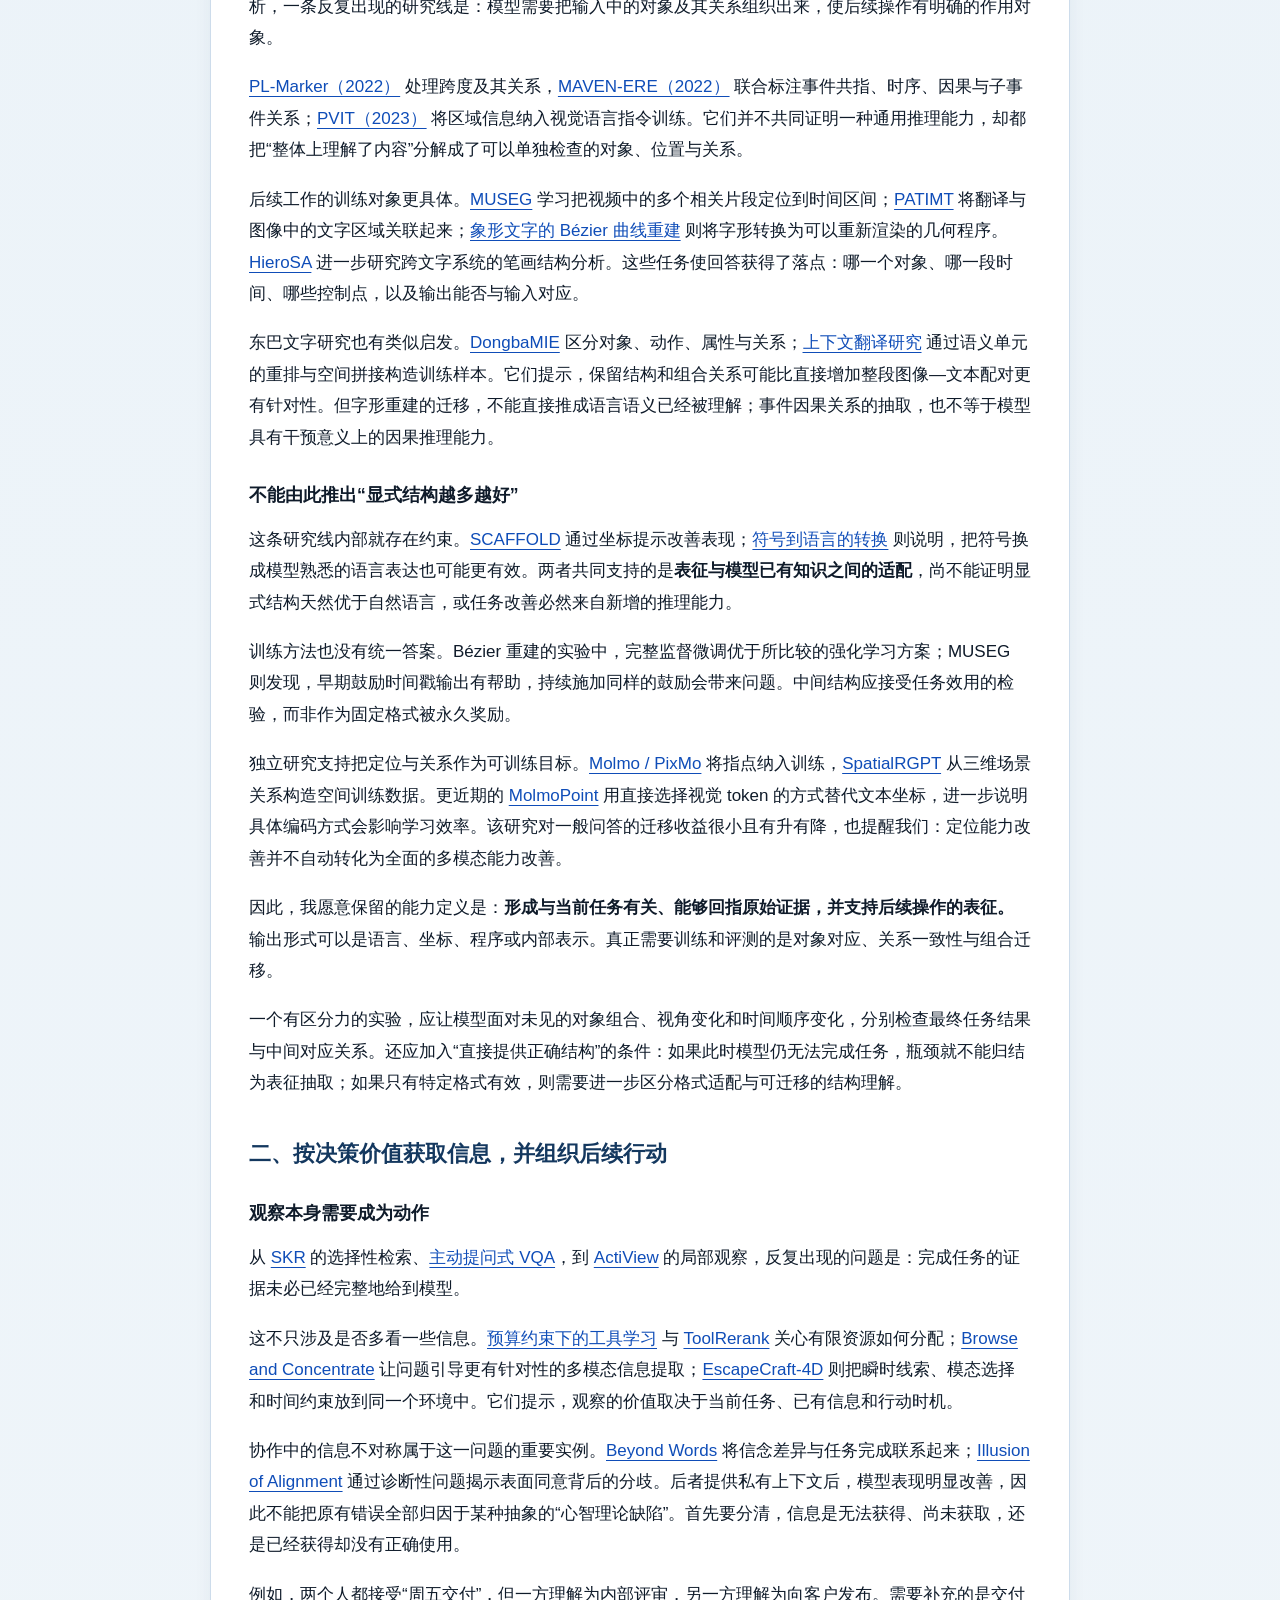
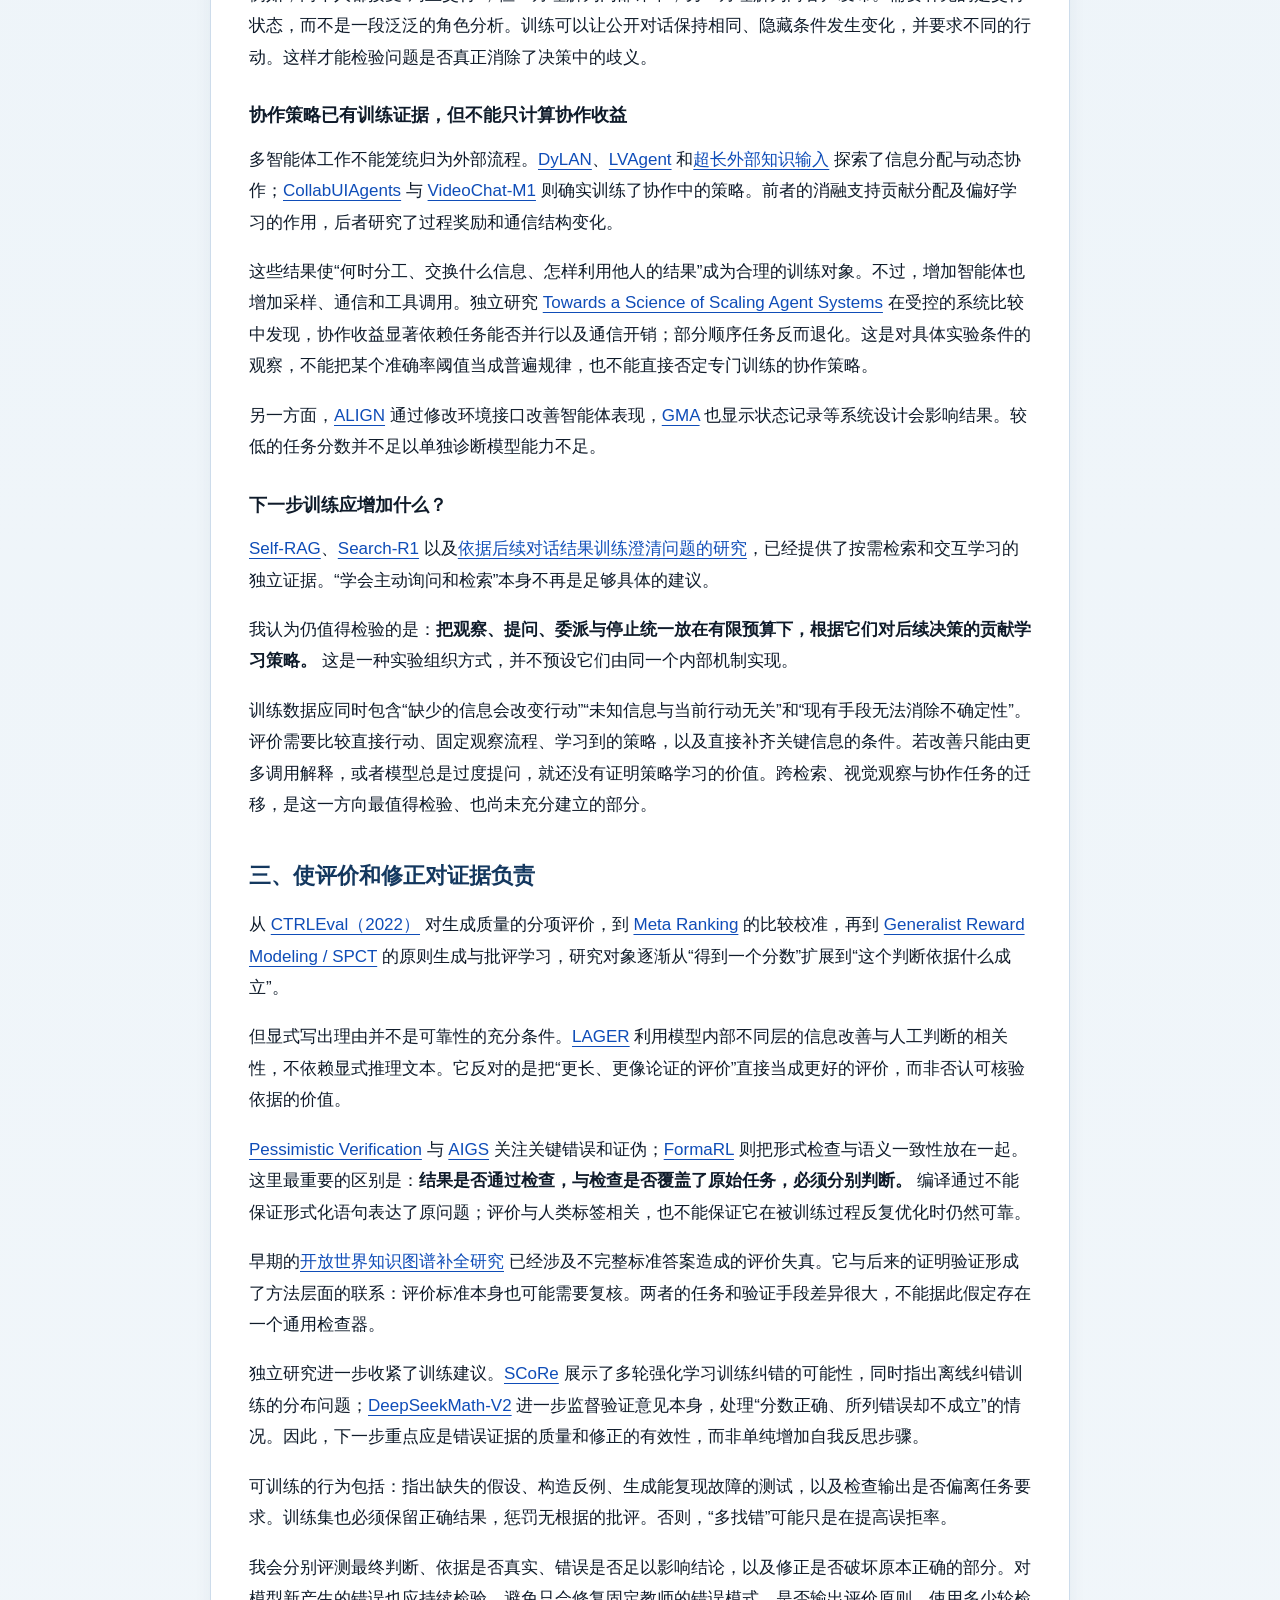
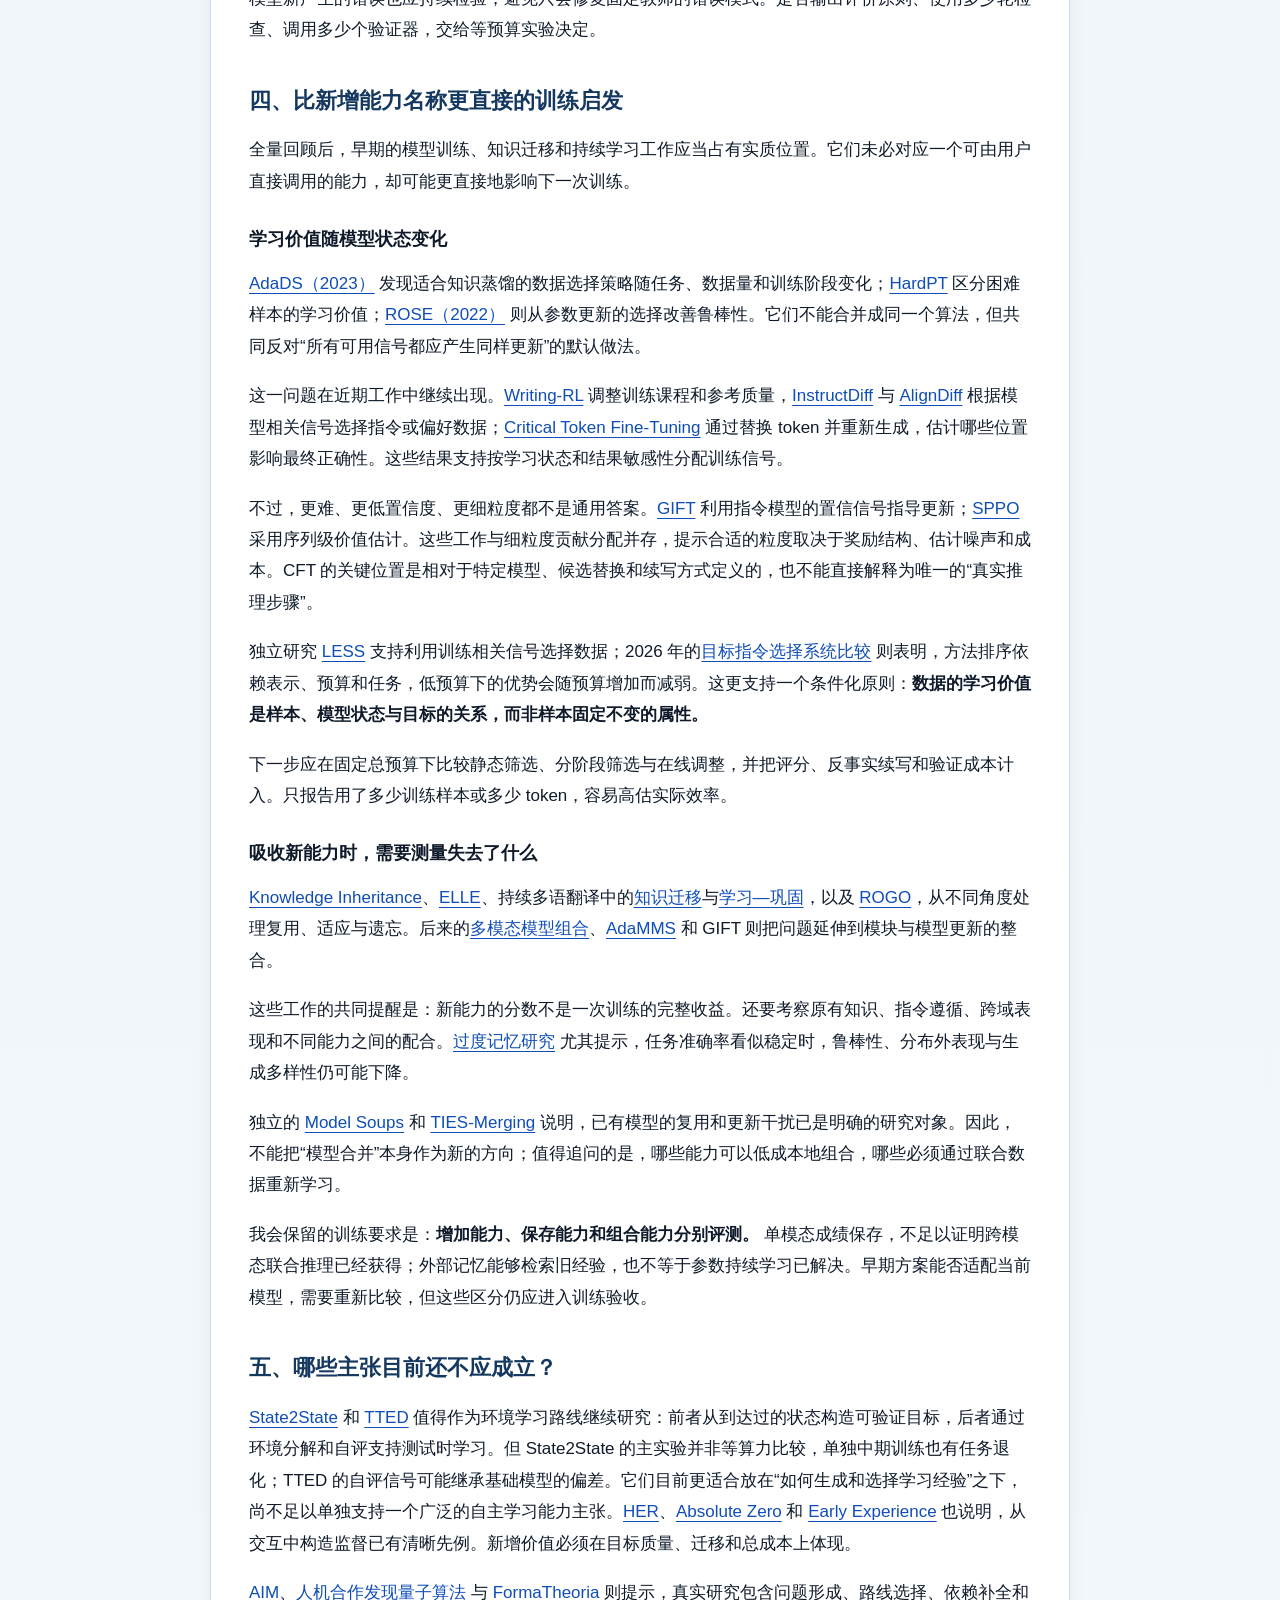
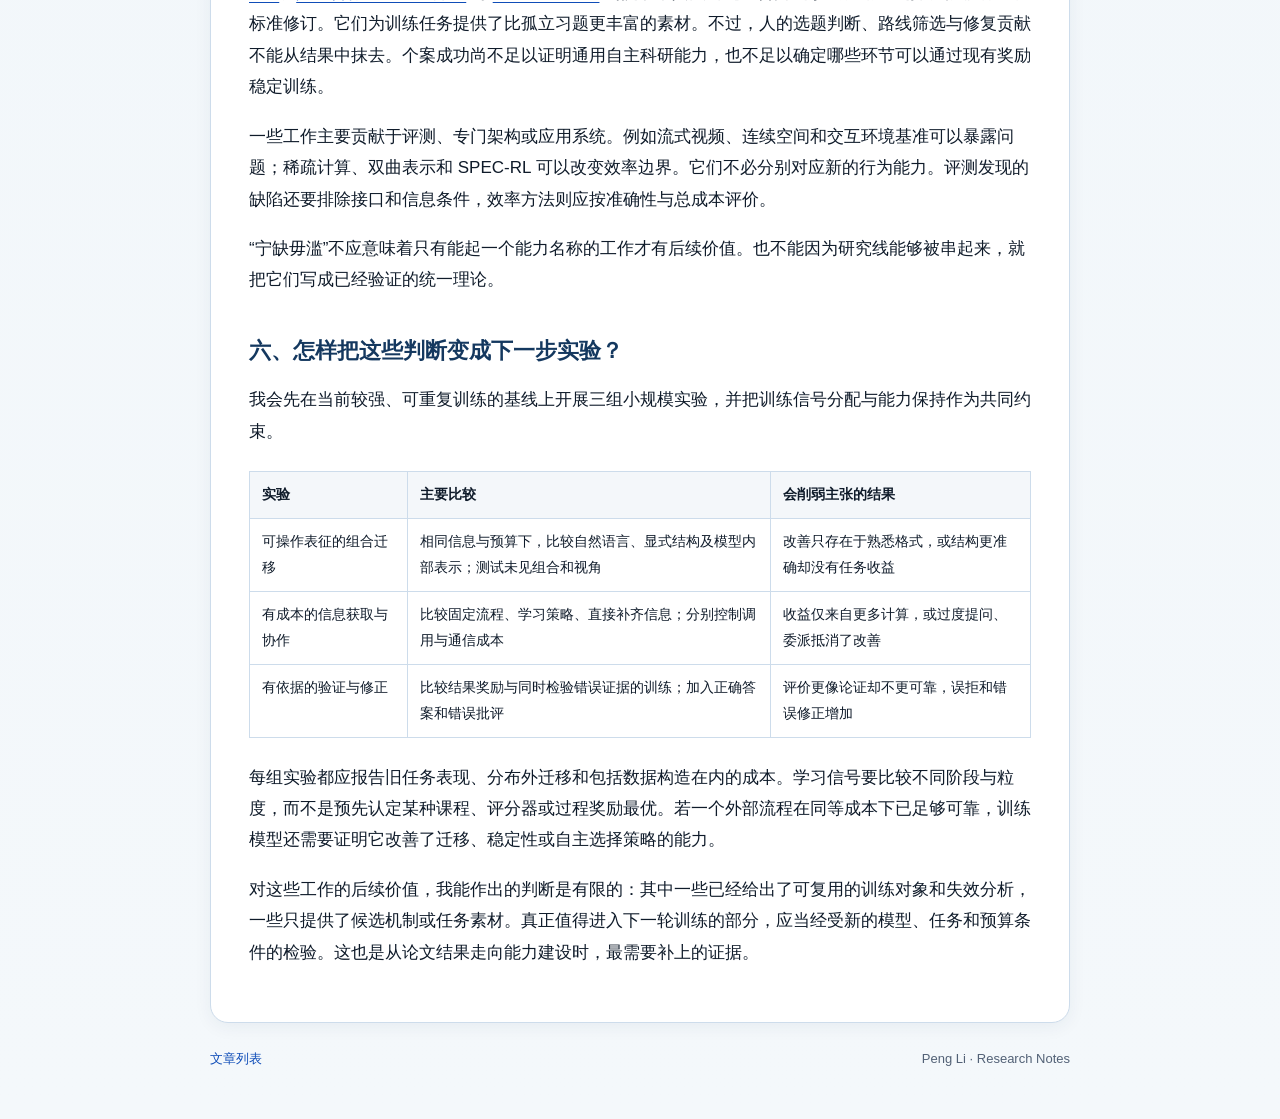
<file: blog/from-methods-to-capabilities/index.html>
<!DOCTYPE html>
<html lang="zh-CN">
<head>
  <meta charset="utf-8" />
  <meta name="viewport" content="width=device-width, initial-scale=1" />
  <title>从研究方法到模型能力：重看 2022 年以来的工作 — Peng Li</title>
  <meta name="description" content="综合 2022 年以来的论文，讨论三项值得检验的行为能力与两条训练原则，并用独立研究、反例和适用边界约束判断。" />
  <link rel="icon" href="data:image/svg+xml,%3Csvg xmlns='http://www.w3.org/2000/svg' viewBox='0 0 64 64'%3E%3Crect width='64' height='64' rx='12' fill='%2314385f'/%3E%3Ctext x='32' y='42' text-anchor='middle' font-family='sans-serif' font-size='30' fill='white'%3EPL%3C/text%3E%3C/svg%3E" />
  
  <link rel="stylesheet" href="../../blog/style.css" />
</head>
<body>
  <div class="container">
    <nav class="site-nav" aria-label="Site navigation">
      <a class="brand" href="../../index.html">Peng Li</a>
      <div><a href="../../index.html">Home</a><a href="../../blog/" aria-label="Blog index">Blog</a><a href="https://ai-mathematician.net/">AIM Blog</a></div>
    </nav>
    <main><article>
      <header class="article-header">
        <p class="eyebrow">研究随笔 · Research Notes</p>
        <h1>从研究方法到模型能力：重看 2022 年以来的工作</h1>
        <p class="meta"><time datetime="2026-10-03">2026-10-03</time> · 修订于 2026-10-04 · 约 15 分钟</p>
        <p class="summary">综合 2022 年以来的论文，讨论三项值得检验的行为能力与两条训练原则，并用独立研究、反例和适用边界约束判断。</p>
      </header>
      <nav class="toc" aria-label="文章目录"><h2>目录</h2><ol><li class="toc-h2"><a href="#%E4%B8%80-%E6%8A%8A%E4%BF%A1%E6%81%AF%E7%BB%84%E7%BB%87%E6%88%90%E5%8F%AF%E4%BB%A5%E6%93%8D%E4%BD%9C%E5%92%8C%E6%A3%80%E9%AA%8C%E7%9A%84%E5%AF%B9%E8%B1%A1">一、把信息组织成可以操作和检验的对象</a></li><li class="toc-h3"><a href="#%E8%B4%AF%E7%A9%BF%E4%B8%8D%E5%90%8C%E4%BB%BB%E5%8A%A1%E7%9A%84%E9%97%AE%E9%A2%98">贯穿不同任务的问题</a></li><li class="toc-h3"><a href="#%E4%B8%8D%E8%83%BD%E7%94%B1%E6%AD%A4%E6%8E%A8%E5%87%BA-%E6%98%BE%E5%BC%8F%E7%BB%93%E6%9E%84%E8%B6%8A%E5%A4%9A%E8%B6%8A%E5%A5%BD">不能由此推出“显式结构越多越好”</a></li><li class="toc-h2"><a href="#%E4%BA%8C-%E6%8C%89%E5%86%B3%E7%AD%96%E4%BB%B7%E5%80%BC%E8%8E%B7%E5%8F%96%E4%BF%A1%E6%81%AF-%E5%B9%B6%E7%BB%84%E7%BB%87%E5%90%8E%E7%BB%AD%E8%A1%8C%E5%8A%A8">二、按决策价值获取信息，并组织后续行动</a></li><li class="toc-h3"><a href="#%E8%A7%82%E5%AF%9F%E6%9C%AC%E8%BA%AB%E9%9C%80%E8%A6%81%E6%88%90%E4%B8%BA%E5%8A%A8%E4%BD%9C">观察本身需要成为动作</a></li><li class="toc-h3"><a href="#%E5%8D%8F%E4%BD%9C%E7%AD%96%E7%95%A5%E5%B7%B2%E6%9C%89%E8%AE%AD%E7%BB%83%E8%AF%81%E6%8D%AE-%E4%BD%86%E4%B8%8D%E8%83%BD%E5%8F%AA%E8%AE%A1%E7%AE%97%E5%8D%8F%E4%BD%9C%E6%94%B6%E7%9B%8A">协作策略已有训练证据，但不能只计算协作收益</a></li><li class="toc-h3"><a href="#%E4%B8%8B%E4%B8%80%E6%AD%A5%E8%AE%AD%E7%BB%83%E5%BA%94%E5%A2%9E%E5%8A%A0%E4%BB%80%E4%B9%88">下一步训练应增加什么？</a></li><li class="toc-h2"><a href="#%E4%B8%89-%E4%BD%BF%E8%AF%84%E4%BB%B7%E5%92%8C%E4%BF%AE%E6%AD%A3%E5%AF%B9%E8%AF%81%E6%8D%AE%E8%B4%9F%E8%B4%A3">三、使评价和修正对证据负责</a></li><li class="toc-h2"><a href="#%E5%9B%9B-%E6%AF%94%E6%96%B0%E5%A2%9E%E8%83%BD%E5%8A%9B%E5%90%8D%E7%A7%B0%E6%9B%B4%E7%9B%B4%E6%8E%A5%E7%9A%84%E8%AE%AD%E7%BB%83%E5%90%AF%E5%8F%91">四、比新增能力名称更直接的训练启发</a></li><li class="toc-h3"><a href="#%E5%AD%A6%E4%B9%A0%E4%BB%B7%E5%80%BC%E9%9A%8F%E6%A8%A1%E5%9E%8B%E7%8A%B6%E6%80%81%E5%8F%98%E5%8C%96">学习价值随模型状态变化</a></li><li class="toc-h3"><a href="#%E5%90%B8%E6%94%B6%E6%96%B0%E8%83%BD%E5%8A%9B%E6%97%B6-%E9%9C%80%E8%A6%81%E6%B5%8B%E9%87%8F%E5%A4%B1%E5%8E%BB%E4%BA%86%E4%BB%80%E4%B9%88">吸收新能力时，需要测量失去了什么</a></li><li class="toc-h2"><a href="#%E4%BA%94-%E5%93%AA%E4%BA%9B%E4%B8%BB%E5%BC%A0%E7%9B%AE%E5%89%8D%E8%BF%98%E4%B8%8D%E5%BA%94%E6%88%90%E7%AB%8B">五、哪些主张目前还不应成立？</a></li><li class="toc-h2"><a href="#%E5%85%AD-%E6%80%8E%E6%A0%B7%E6%8A%8A%E8%BF%99%E4%BA%9B%E5%88%A4%E6%96%AD%E5%8F%98%E6%88%90%E4%B8%8B%E4%B8%80%E6%AD%A5%E5%AE%9E%E9%AA%8C">六、怎样把这些判断变成下一步实验？</a></li></ol></nav>
      <div class="prose"><p>回看 2022 年以来与合作者开展的研究，我关心的是：当模型规模、训练方法和应用环境已经变化，哪些经验仍值得带入下一阶段的训练？</p>
<p>重新梳理全部论文后，我认为可以保留三项相互关联的行为能力：<strong>构造可操作的任务表征，按决策价值获取信息与协调行动，依据证据验证和修正结果。</strong> 同样值得保留的，还有两条贯穿这些工作的训练原则：<strong>根据模型当前状态分配学习信号，在吸收新知识时控制对已有能力的干扰。</strong></p>
<p>这里的“值得保留”是建议开展有针对性的实验。现有结果尚不足以证明，这五点构成完备的能力分类，或相应方法在一线模型上仍有稳定的增量收益。相关方向已经有大量独立研究；本文讨论的价值在于具体的训练对象、失效条件和检验方式。</p>
<p>这次回顾以主页论文表中 2022 年及以后全部记录为起点：120 条记录，合并 MUSEG 的会议与工作坊版本后为 119 项工作，另补入表中遗漏、已核对作者的 SPEC-RL，共 120 项。年份沿用主页目录，因此包含此前发布预印本、2022 年以后正式发表的工作。截至 2026 年 10 月 4 日，116 项取得可读正文来源并作了不同深度的选读；另有 1 项仅取得出版方摘要、1 项仅取得作者所在机构的介绍、2 项尚缺可读原文。缺失部分不承担下文的核心论证。这是基于完整目录的综合讨论，并非对每篇论文的逐页精读，也不把主页目录视为绝无遗漏的书目全集。</p>
<h2 id="一-把信息组织成可以操作和检验的对象">一、把信息组织成可以操作和检验的对象</h2>
<h3 id="贯穿不同任务的问题">贯穿不同任务的问题</h3>
<p>从早期的实体、跨度和事件关系建模，到区域理解、空间坐标、视频时间定位，再到象形文字的结构分析，一条反复出现的研究线是：模型需要把输入中的对象及其关系组织出来，使后续操作有明确的作用对象。</p>
<p><a href="https://arxiv.org/abs/2109.06067">PL-Marker（2022）</a> 处理跨度及其关系，<a href="https://arxiv.org/abs/2211.07342">MAVEN-ERE（2022）</a> 联合标注事件共指、时序、因果与子事件关系；<a href="https://arxiv.org/abs/2308.13437">PVIT（2023）</a> 将区域信息纳入视觉语言指令训练。它们并不共同证明一种通用推理能力，却都把“整体上理解了内容”分解成了可以单独检查的对象、位置与关系。</p>
<p>后续工作的训练对象更具体。<a href="https://arxiv.org/abs/2505.20715">MUSEG</a> 学习把视频中的多个相关片段定位到时间区间；<a href="https://aclanthology.org/2025.findings-emnlp.900/">PATIMT</a> 将翻译与图像中的文字区域关联起来；<a href="https://arxiv.org/abs/2511.00076">象形文字的 Bézier 曲线重建</a> 则将字形转换为可以重新渲染的几何程序。<a href="https://arxiv.org/abs/2601.05508">HieroSA</a> 进一步研究跨文字系统的笔画结构分析。这些任务使回答获得了落点：哪一个对象、哪一段时间、哪些控制点，以及输出能否与输入对应。</p>
<p>东巴文字研究也有类似启发。<a href="https://arxiv.org/abs/2503.03644">DongbaMIE</a> 区分对象、动作、属性与关系；<a href="https://www.nature.com/articles/s40494-025-02096-w">上下文翻译研究</a> 通过语义单元的重排与空间拼接构造训练样本。它们提示，保留结构和组合关系可能比直接增加整段图像—文本配对更有针对性。但字形重建的迁移，不能直接推成语言语义已经被理解；事件因果关系的抽取，也不等于模型具有干预意义上的因果推理能力。</p>
<h3 id="不能由此推出-显式结构越多越好">不能由此推出“显式结构越多越好”</h3>
<p>这条研究线内部就存在约束。<a href="https://arxiv.org/abs/2402.12058">SCAFFOLD</a> 通过坐标提示改善表现；<a href="https://arxiv.org/abs/2401.11725">符号到语言的转换</a> 则说明，把符号换成模型熟悉的语言表达也可能更有效。两者共同支持的是<strong>表征与模型已有知识之间的适配</strong>，尚不能证明显式结构天然优于自然语言，或任务改善必然来自新增的推理能力。</p>
<p>训练方法也没有统一答案。Bézier 重建的实验中，完整监督微调优于所比较的强化学习方案；MUSEG 则发现，早期鼓励时间戳输出有帮助，持续施加同样的鼓励会带来问题。中间结构应接受任务效用的检验，而非作为固定格式被永久奖励。</p>
<p>独立研究支持把定位与关系作为可训练目标。<a href="https://openaccess.thecvf.com/content/CVPR2025/papers/Deitke_Molmo_and_PixMo_Open_Weights_and_Open_Data_for_State-of-the-Art_CVPR_2025_paper.pdf">Molmo / PixMo</a> 将指点纳入训练，<a href="https://proceedings.neurips.cc/paper_files/paper/2024/file/f38cb4cf9a5eaa92b3cfa481832719c6-Paper-Conference.pdf">SpatialRGPT</a> 从三维场景关系构造空间训练数据。更近期的 <a href="https://arxiv.org/html/2603.28069">MolmoPoint</a> 用直接选择视觉 token 的方式替代文本坐标，进一步说明具体编码方式会影响学习效率。该研究对一般问答的迁移收益很小且有升有降，也提醒我们：定位能力改善并不自动转化为全面的多模态能力改善。</p>
<p>因此，我愿意保留的能力定义是：<strong>形成与当前任务有关、能够回指原始证据，并支持后续操作的表征。</strong> 输出形式可以是语言、坐标、程序或内部表示。真正需要训练和评测的是对象对应、关系一致性与组合迁移。</p>
<p>一个有区分力的实验，应让模型面对未见的对象组合、视角变化和时间顺序变化，分别检查最终任务结果与中间对应关系。还应加入“直接提供正确结构”的条件：如果此时模型仍无法完成任务，瓶颈就不能归结为表征抽取；如果只有特定格式有效，则需要进一步区分格式适配与可迁移的结构理解。</p>
<h2 id="二-按决策价值获取信息-并组织后续行动">二、按决策价值获取信息，并组织后续行动</h2>
<h3 id="观察本身需要成为动作">观察本身需要成为动作</h3>
<p>从 <a href="https://arxiv.org/abs/2310.05002">SKR</a> 的选择性检索、<a href="https://arxiv.org/abs/2311.11598">主动提问式 VQA</a>，到 <a href="https://arxiv.org/abs/2410.04659">ActiView</a> 的局部观察，反复出现的问题是：完成任务的证据未必已经完整地给到模型。</p>
<p>这不只涉及是否多看一些信息。<a href="https://arxiv.org/abs/2402.15960">预算约束下的工具学习</a> 与 <a href="https://arxiv.org/abs/2403.06551">ToolRerank</a> 关心有限资源如何分配；<a href="https://arxiv.org/abs/2402.12195">Browse and Concentrate</a> 让问题引导更有针对性的多模态信息提取；<a href="https://arxiv.org/abs/2603.15467">EscapeCraft-4D</a> 则把瞬时线索、模态选择和时间约束放到同一个环境中。它们提示，观察的价值取决于当前任务、已有信息和行动时机。</p>
<p>协作中的信息不对称属于这一问题的重要实例。<a href="https://arxiv.org/abs/2602.13832">Beyond Words</a> 将信念差异与任务完成联系起来；<a href="https://arxiv.org/abs/2608.08210">Illusion of Alignment</a> 通过诊断性问题揭示表面同意背后的分歧。后者提供私有上下文后，模型表现明显改善，因此不能把原有错误全部归因于某种抽象的“心智理论缺陷”。首先要分清，信息是无法获得、尚未获取，还是已经获得却没有正确使用。</p>
<p>例如，两个人都接受“周五交付”，但一方理解为内部评审，另一方理解为向客户发布。需要补充的是交付状态，而不是一段泛泛的角色分析。训练可以让公开对话保持相同、隐藏条件发生变化，并要求不同的行动。这样才能检验问题是否真正消除了决策中的歧义。</p>
<h3 id="协作策略已有训练证据-但不能只计算协作收益">协作策略已有训练证据，但不能只计算协作收益</h3>
<p>多智能体工作不能笼统归为外部流程。<a href="https://arxiv.org/abs/2310.02170">DyLAN</a>、<a href="https://arxiv.org/abs/2503.10200">LVAgent</a> 和<a href="https://arxiv.org/abs/2505.21471">超长外部知识输入</a> 探索了信息分配与动态协作；<a href="https://arxiv.org/abs/2502.14496">CollabUIAgents</a> 与 <a href="https://arxiv.org/abs/2511.19524">VideoChat-M1</a> 则确实训练了协作中的策略。前者的消融支持贡献分配及偏好学习的作用，后者研究了过程奖励和通信结构变化。</p>
<p>这些结果使“何时分工、交换什么信息、怎样利用他人的结果”成为合理的训练对象。不过，增加智能体也增加采样、通信和工具调用。独立研究 <a href="https://arxiv.org/html/2512.08296">Towards a Science of Scaling Agent Systems</a> 在受控的系统比较中发现，协作收益显著依赖任务能否并行以及通信开销；部分顺序任务反而退化。这是对具体实验条件的观察，不能把某个准确率阈值当成普遍规律，也不能直接否定专门训练的协作策略。</p>
<p>另一方面，<a href="https://arxiv.org/abs/2505.21055">ALIGN</a> 通过修改环境接口改善智能体表现，<a href="https://arxiv.org/abs/2608.27477">GMA</a> 也显示状态记录等系统设计会影响结果。较低的任务分数并不足以单独诊断模型能力不足。</p>
<h3 id="下一步训练应增加什么">下一步训练应增加什么？</h3>
<p><a href="https://arxiv.org/abs/2310.11511">Self-RAG</a>、<a href="https://arxiv.org/abs/2503.09516">Search-R1</a> 以及<a href="https://arxiv.org/abs/2410.13788">依据后续对话结果训练澄清问题的研究</a>，已经提供了按需检索和交互学习的独立证据。“学会主动询问和检索”本身不再是足够具体的建议。</p>
<p>我认为仍值得检验的是：<strong>把观察、提问、委派与停止统一放在有限预算下，根据它们对后续决策的贡献学习策略。</strong> 这是一种实验组织方式，并不预设它们由同一个内部机制实现。</p>
<p>训练数据应同时包含“缺少的信息会改变行动”“未知信息与当前行动无关”和“现有手段无法消除不确定性”。评价需要比较直接行动、固定观察流程、学习到的策略，以及直接补齐关键信息的条件。若改善只能由更多调用解释，或者模型总是过度提问，就还没有证明策略学习的价值。跨检索、视觉观察与协作任务的迁移，是这一方向最值得检验、也尚未充分建立的部分。</p>
<h2 id="三-使评价和修正对证据负责">三、使评价和修正对证据负责</h2>
<p>从 <a href="https://arxiv.org/abs/2204.00862">CTRLEval（2022）</a> 对生成质量的分项评价，到 <a href="https://arxiv.org/abs/2402.12146">Meta Ranking</a> 的比较校准，再到 <a href="https://arxiv.org/abs/2504.02495">Generalist Reward Modeling / SPCT</a> 的原则生成与批评学习，研究对象逐渐从“得到一个分数”扩展到“这个判断依据什么成立”。</p>
<p>但显式写出理由并不是可靠性的充分条件。<a href="https://arxiv.org/abs/2508.03550">LAGER</a> 利用模型内部不同层的信息改善与人工判断的相关性，不依赖显式推理文本。它反对的是把“更长、更像论证的评价”直接当成更好的评价，而非否认可核验依据的价值。</p>
<p><a href="https://arxiv.org/abs/2511.21522">Pessimistic Verification</a> 与 <a href="https://arxiv.org/abs/2411.11910">AIGS</a> 关注关键错误和证伪；<a href="https://arxiv.org/abs/2508.18914">FormaRL</a> 则把形式检查与语义一致性放在一起。这里最重要的区别是：<strong>结果是否通过检查，与检查是否覆盖了原始任务，必须分别判断。</strong> 编译通过不能保证形式化语句表达了原问题；评价与人类标签相关，也不能保证它在被训练过程反复优化时仍然可靠。</p>
<p>早期的<a href="https://aclanthology.org/2022.acl-long.282/">开放世界知识图谱补全研究</a> 已经涉及不完整标准答案造成的评价失真。它与后来的证明验证形成了方法层面的联系：评价标准本身也可能需要复核。两者的任务和验证手段差异很大，不能据此假定存在一个通用检查器。</p>
<p>独立研究进一步收紧了训练建议。<a href="https://arxiv.org/abs/2409.12917">SCoRe</a> 展示了多轮强化学习训练纠错的可能性，同时指出离线纠错训练的分布问题；<a href="https://arxiv.org/abs/2511.22570">DeepSeekMath-V2</a> 进一步监督验证意见本身，处理“分数正确、所列错误却不成立”的情况。因此，下一步重点应是错误证据的质量和修正的有效性，而非单纯增加自我反思步骤。</p>
<p>可训练的行为包括：指出缺失的假设、构造反例、生成能复现故障的测试，以及检查输出是否偏离任务要求。训练集也必须保留正确结果，惩罚无根据的批评。否则，“多找错”可能只是在提高误拒率。</p>
<p>我会分别评测最终判断、依据是否真实、错误是否足以影响结论，以及修正是否破坏原本正确的部分。对模型新产生的错误也应持续检验，避免只会修复固定教师的错误模式。是否输出评价原则、使用多少轮检查、调用多少个验证器，交给等预算实验决定。</p>
<h2 id="四-比新增能力名称更直接的训练启发">四、比新增能力名称更直接的训练启发</h2>
<p>全量回顾后，早期的模型训练、知识迁移和持续学习工作应当占有实质位置。它们未必对应一个可由用户直接调用的能力，却可能更直接地影响下一次训练。</p>
<h3 id="学习价值随模型状态变化">学习价值随模型状态变化</h3>
<p><a href="https://nlp.csai.tsinghua.edu.cn/~ly/papers/aiopen23_zqh.pdf">AdaDS（2023）</a> 发现适合知识蒸馏的数据选择策略随任务、数据量和训练阶段变化；<a href="https://aclanthology.org/2023.acl-long.690/">HardPT</a> 区分困难样本的学习价值；<a href="https://arxiv.org/abs/2210.09658">ROSE（2022）</a> 则从参数更新的选择改善鲁棒性。它们不能合并成同一个算法，但共同反对“所有可用信号都应产生同样更新”的默认做法。</p>
<p>这一问题在近期工作中继续出现。<a href="https://arxiv.org/abs/2506.05760">Writing-RL</a> 调整训练课程和参考质量，<a href="https://arxiv.org/abs/2601.23006">InstructDiff</a> 与 <a href="https://arxiv.org/abs/2609.05899">AlignDiff</a> 根据模型相关信号选择指令或偏好数据；<a href="https://arxiv.org/abs/2510.10974">Critical Token Fine-Tuning</a> 通过替换 token 并重新生成，估计哪些位置影响最终正确性。这些结果支持按学习状态和结果敏感性分配训练信号。</p>
<p>不过，更难、更低置信度、更细粒度都不是通用答案。<a href="https://arxiv.org/abs/2605.01256">GIFT</a> 利用指令模型的置信信号指导更新；<a href="https://arxiv.org/abs/2604.08865">SPPO</a> 采用序列级价值估计。这些工作与细粒度贡献分配并存，提示合适的粒度取决于奖励结构、估计噪声和成本。CFT 的关键位置是相对于特定模型、候选替换和续写方式定义的，也不能直接解释为唯一的“真实推理步骤”。</p>
<p>独立研究 <a href="https://proceedings.mlr.press/v235/xia24c.html">LESS</a> 支持利用训练相关信号选择数据；2026 年的<a href="https://arxiv.org/abs/2602.14696">目标指令选择系统比较</a> 则表明，方法排序依赖表示、预算和任务，低预算下的优势会随预算增加而减弱。这更支持一个条件化原则：<strong>数据的学习价值是样本、模型状态与目标的关系，而非样本固定不变的属性。</strong></p>
<p>下一步应在固定总预算下比较静态筛选、分阶段筛选与在线调整，并把评分、反事实续写和验证成本计入。只报告用了多少训练样本或多少 token，容易高估实际效率。</p>
<h3 id="吸收新能力时-需要测量失去了什么">吸收新能力时，需要测量失去了什么</h3>
<p><a href="https://arxiv.org/abs/2105.13880">Knowledge Inheritance</a>、<a href="https://arxiv.org/abs/2203.06311">ELLE</a>、持续多语翻译中的<a href="https://aclanthology.org/2023.acl-long.852/">知识迁移</a>与<a href="https://aclanthology.org/2023.emnlp-main.860/">学习—巩固</a>，以及 <a href="https://arxiv.org/abs/2301.12131">ROGO</a>，从不同角度处理复用、适应与遗忘。后来的<a href="https://arxiv.org/abs/2402.12750">多模态模型组合</a>、<a href="https://arxiv.org/abs/2503.23733">AdaMMS</a> 和 GIFT 则把问题延伸到模块与模型更新的整合。</p>
<p>这些工作的共同提醒是：新能力的分数不是一次训练的完整收益。还要考察原有知识、指令遵循、跨域表现和不同能力之间的配合。<a href="https://arxiv.org/abs/2508.04117">过度记忆研究</a> 尤其提示，任务准确率看似稳定时，鲁棒性、分布外表现与生成多样性仍可能下降。</p>
<p>独立的 <a href="https://proceedings.mlr.press/v162/wortsman22a.html">Model Soups</a> 和 <a href="https://papers.neurips.cc/paper_files/paper/2023/hash/1644c9af28ab7916874f6fd6228a9bcf-Abstract-Conference.html">TIES-Merging</a> 说明，已有模型的复用和更新干扰已是明确的研究对象。因此，不能把“模型合并”本身作为新的方向；值得追问的是，哪些能力可以低成本地组合，哪些必须通过联合数据重新学习。</p>
<p>我会保留的训练要求是：<strong>增加能力、保存能力和组合能力分别评测。</strong> 单模态成绩保存，不足以证明跨模态联合推理已经获得；外部记忆能够检索旧经验，也不等于参数持续学习已解决。早期方案能否适配当前模型，需要重新比较，但这些区分仍应进入训练验收。</p>
<h2 id="五-哪些主张目前还不应成立">五、哪些主张目前还不应成立？</h2>
<p><a href="https://arxiv.org/abs/2608.04934">State2State</a> 和 <a href="https://arxiv.org/abs/2608.29305">TTED</a> 值得作为环境学习路线继续研究：前者从到达过的状态构造可验证目标，后者通过环境分解和自评支持测试时学习。但 State2State 的主实验并非等算力比较，单独中期训练也有任务退化；TTED 的自评信号可能继承基础模型的偏差。它们目前更适合放在“如何生成和选择学习经验”之下，尚不足以单独支持一个广泛的自主学习能力主张。<a href="https://arxiv.org/abs/1707.01495">HER</a>、<a href="https://arxiv.org/abs/2505.03335">Absolute Zero</a> 和 <a href="https://arxiv.org/abs/2510.08558">Early Experience</a> 也说明，从交互中构造监督已有清晰先例。新增价值必须在目标质量、迁移和总成本上体现。</p>
<p><a href="https://arxiv.org/abs/2505.22451">AIM</a>、<a href="https://arxiv.org/abs/2606.24899">人机合作发现量子算法</a> 与 <a href="https://arxiv.org/abs/2608.10894">FormaTheoria</a> 则提示，真实研究包含问题形成、路线选择、依赖补全和标准修订。它们为训练任务提供了比孤立习题更丰富的素材。不过，人的选题判断、路线筛选与修复贡献不能从结果中抹去。个案成功尚不足以证明通用自主科研能力，也不足以确定哪些环节可以通过现有奖励稳定训练。</p>
<p>一些工作主要贡献于评测、专门架构或应用系统。例如流式视频、连续空间和交互环境基准可以暴露问题；稀疏计算、双曲表示和 SPEC-RL 可以改变效率边界。它们不必分别对应新的行为能力。评测发现的缺陷还要排除接口和信息条件，效率方法则应按准确性与总成本评价。</p>
<p>“宁缺毋滥”不应意味着只有能起一个能力名称的工作才有后续价值。也不能因为研究线能够被串起来，就把它们写成已经验证的统一理论。</p>
<h2 id="六-怎样把这些判断变成下一步实验">六、怎样把这些判断变成下一步实验？</h2>
<p>我会先在当前较强、可重复训练的基线上开展三组小规模实验，并把训练信号分配与能力保持作为共同约束。</p>
<table>
<thead>
<tr>
<th>实验</th>
<th>主要比较</th>
<th>会削弱主张的结果</th>
</tr>
</thead>
<tbody>
<tr>
<td>可操作表征的组合迁移</td>
<td>相同信息与预算下，比较自然语言、显式结构及模型内部表示；测试未见组合和视角</td>
<td>改善只存在于熟悉格式，或结构更准确却没有任务收益</td>
</tr>
<tr>
<td>有成本的信息获取与协作</td>
<td>比较固定流程、学习策略、直接补齐信息；分别控制调用与通信成本</td>
<td>收益仅来自更多计算，或过度提问、委派抵消了改善</td>
</tr>
<tr>
<td>有依据的验证与修正</td>
<td>比较结果奖励与同时检验错误证据的训练；加入正确答案和错误批评</td>
<td>评价更像论证却不更可靠，误拒和错误修正增加</td>
</tr>
</tbody>
</table>
<p>每组实验都应报告旧任务表现、分布外迁移和包括数据构造在内的成本。学习信号要比较不同阶段与粒度，而不是预先认定某种课程、评分器或过程奖励最优。若一个外部流程在同等成本下已足够可靠，训练模型还需要证明它改善了迁移、稳定性或自主选择策略的能力。</p>
<p>对这些工作的后续价值，我能作出的判断是有限的：其中一些已经给出了可复用的训练对象和失效分析，一些只提供了候选机制或任务素材。真正值得进入下一轮训练的部分，应当经受新的模型、任务和预算条件的检验。这也是从论文结果走向能力建设时，最需要补上的证据。</p>
</div>
    </article></main>
    <footer><a href="../../blog/">文章列表</a><span>Peng Li · Research Notes</span></footer>
  </div>
</body>
</html>
</file>
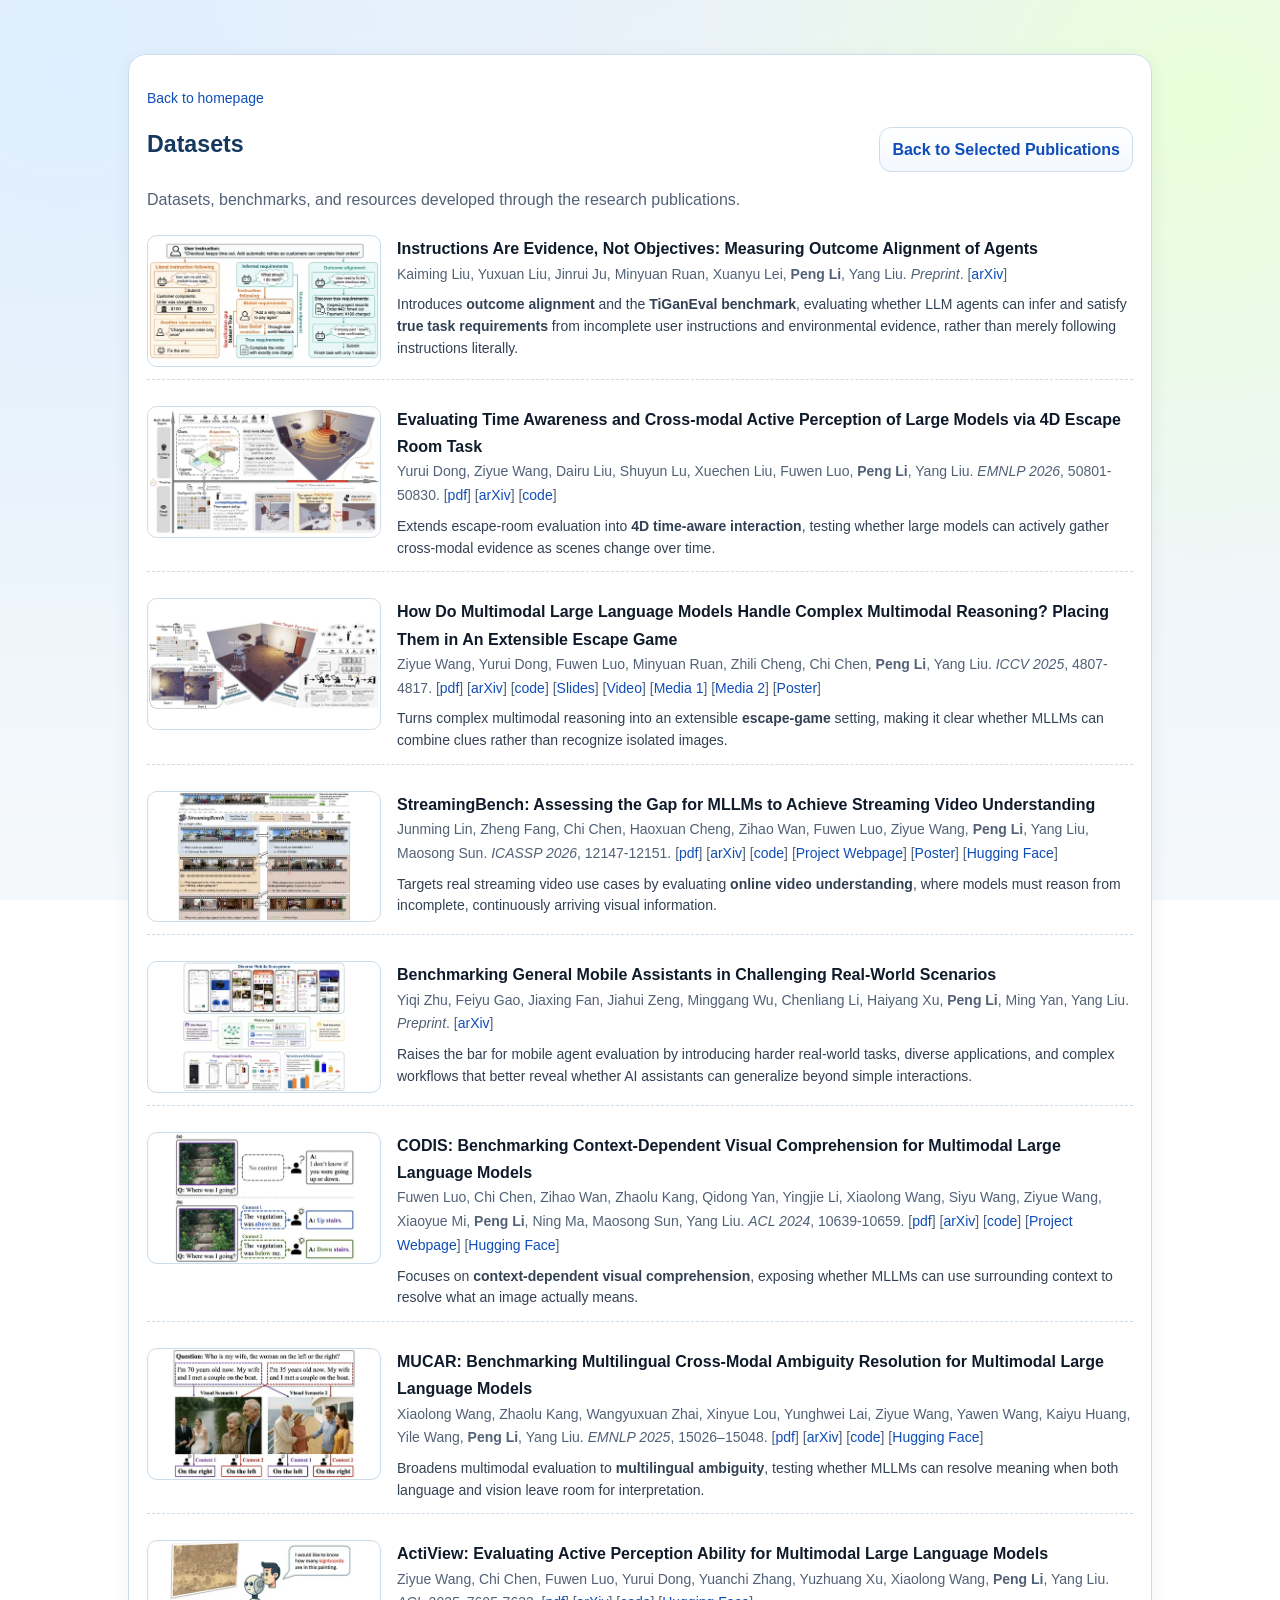
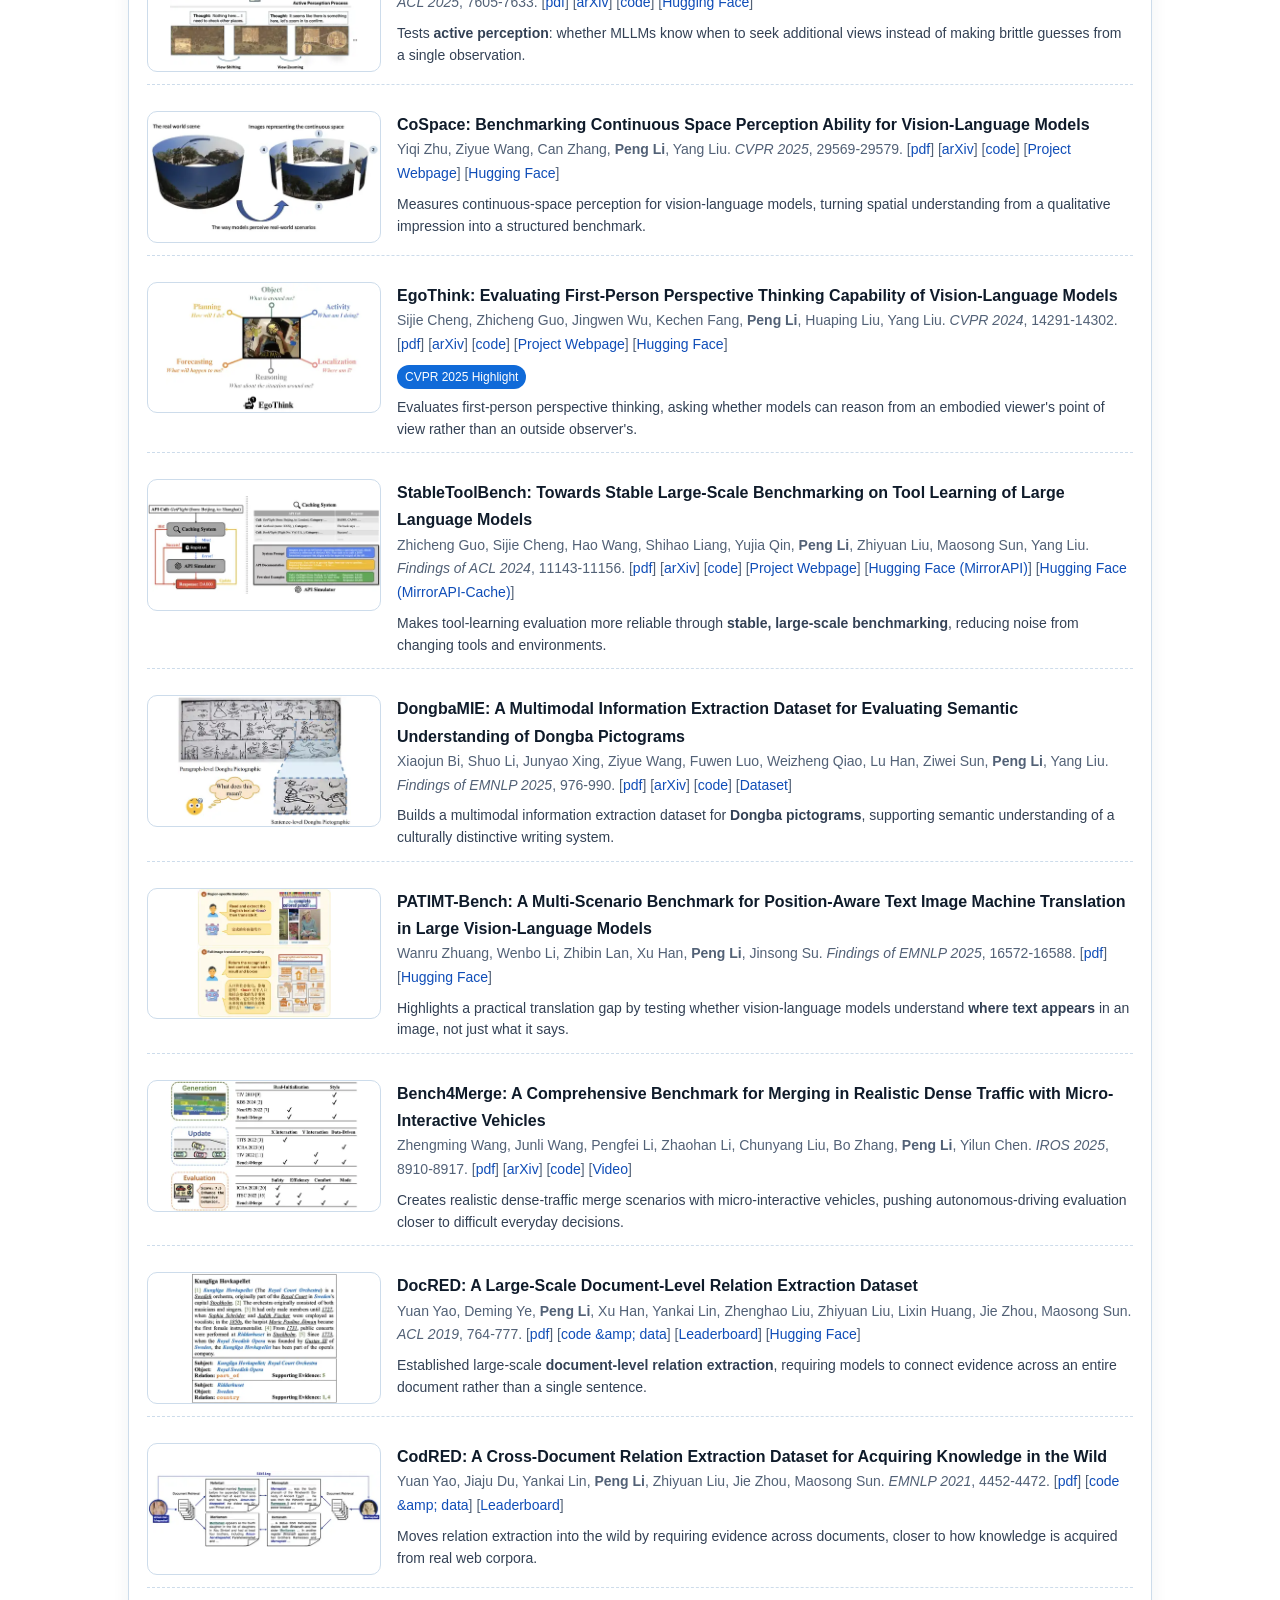
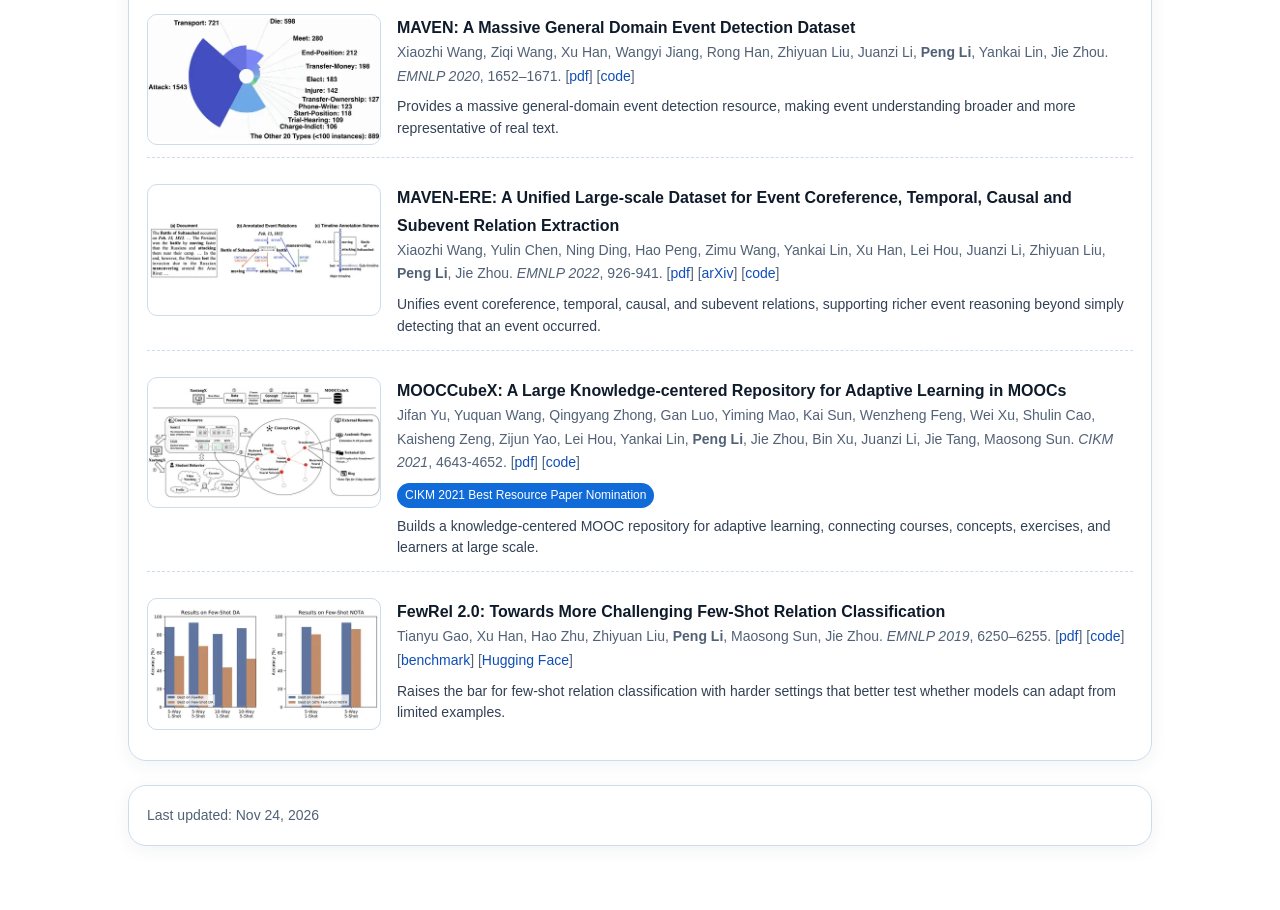
<file: datasets.html>
<!DOCTYPE html>
<html lang="en" itemscope itemtype="https://schema.org/Person">
<head>
  <meta charset="utf-8" />
  <meta name="viewport" content="width=device-width, initial-scale=1" />
  <title>Peng Li — Datasets</title>
  <meta name="description" content="Peng Li is a Research Associate Professor at Tsinghua University's Institute for AI Industry Research (AIR). Research interests: LLMs, LLM-based Agents, AI4Math, MLLMs." />
  <link rel="icon" href="data:image/svg+xml,<svg xmlns='http://www.w3.org/2000/svg' viewBox='0 0 100 100'><text y='0.9em' font-size='90'>🎓</text></svg>"> 
  <style>
    :root{
      --bg:#f4f8fb;
      --bg-strong:#eaf2f8;
      --fg:#0f1b2a;
      --muted:#526176;
      --link:#0f4db8;
      --card:#ffffffcc;
      --panel:#ffffff;
      --border:#cddceb;
      --accent:#106ad8;
      --accent-soft:#deecff;
      --shadow:0 12px 40px rgba(16,44,80,.14);
      --radius:18px;
    }
    *{box-sizing:border-box}
    html,body{height:100%}
    body{
      margin:0;
      font:16px/1.7 -apple-system, BlinkMacSystemFont, "Segoe UI", Roboto, "Noto Sans",
        "PingFang SC", "Hiragino Sans GB", "Microsoft YaHei", "Helvetica Neue", Arial, sans-serif;
      color:var(--fg);
      background:
        radial-gradient(circle at 5% 8%, #dfefff 0, transparent 44%),
        radial-gradient(circle at 94% 12%, #e9ffd9 0, transparent 35%),
        linear-gradient(180deg, var(--bg-strong), var(--bg));
      background-attachment: fixed;
    }
    a{color:var(--link); text-decoration:none}
    a:hover{text-decoration:underline}
    .container{
      max-width:1060px;
      margin:0 auto;
      padding:30px 18px 64px;
    }
    .hero{
      display:grid;
      grid-template-columns:130px 1fr;
      gap:20px;
      align-items:center;
      background:var(--card);
      border:1px solid var(--border);
      backdrop-filter: blur(8px);
      box-shadow:var(--shadow);
      border-radius:calc(var(--radius) + 4px);
      padding:22px;
      animation:rise .55s ease both;
    }
    .avatar{width:120px; height:auto; border-radius:12px; object-fit:contain; background:#fff; box-shadow:0 2px 6px rgba(0,0,0,0.15)}
    h1,h2{margin:0}
    .title h1{font-size:clamp(2rem, 3.8vw, 2.6rem); line-height:1.2; letter-spacing:0; font-weight:700}
    .role{margin-top:6px; color:var(--muted); font-weight:600}
    .affiliation{margin-top:4px}
    .cta-row{display:flex; flex-wrap:wrap; gap:10px; margin-top:14px}
    .badge{
      display:inline-flex;
      gap:8px;
      align-items:center;
      border:1px solid var(--border);
      background:#fff;
      padding:7px 12px;
      border-radius:999px;
      font-size:14px;
      transition:transform .2s ease, box-shadow .2s ease;
    }
    .badge:hover{transform:translateY(-1px); box-shadow:0 6px 16px rgba(17,60,110,.12); text-decoration:none}
    .badge svg{width:16px; height:16px}
    .section{
      margin-top:24px;
      background:var(--panel);
      border:1px solid var(--border);
      border-radius:var(--radius);
      padding:18px;
      box-shadow:0 4px 18px rgba(17,44,80,.06);
      animation:rise .55s ease both;
    }
    .section h2{font-size:1.45rem; font-weight:700; margin-bottom:10px; color:#14385f}
    .section h3{font-size:1.08rem; font-weight:700; margin:0 0 8px; color:#14385f}
    .prose{margin:0}
    .list{list-style:none; padding:0; margin:0}
    .list .item{padding:9px 0; border-bottom:1px dashed var(--border); break-inside:avoid}
    .pub-title{font-weight:700}
    .pub-venue{font-style:italic}
    .hl-line{margin-top:5px}
    .hl{display:inline-block; padding:2px 8px; border-radius:999px; font-size:12px; background:var(--accent); color:#fff}
    .small{font-size:14px; color:var(--muted)}
    .pub-subsection{margin-top:16px}
    .pub-subsection:first-child{margin-top:0}
    .pub-intro{margin-bottom:10px; color:var(--muted)}
    .topic-pub + .topic-pub{margin-top:10px}
    .topic-pub{scroll-margin-top:18px}
    .topic-full-link{float:right; color:var(--muted); font-size:13px; font-weight:600}
    .topic-full-link:hover{color:var(--link)}
    .featured-list{display:grid; gap:14px}
    .featured-item{
      display:grid;
      grid-template-columns:234px minmax(0,1fr);
      gap:16px;
      align-items:start;
      padding:12px 0;
      border-bottom:1px dashed var(--border);
    }
    .featured-item:last-child{border-bottom:0}
    .featured-image-frame{
      width:234px;
      aspect-ratio:16/9;
      border:1px solid var(--border);
      border-radius:10px;
      background:#fff;
      display:flex;
      align-items:center;
      justify-content:center;
      overflow:hidden;
      padding:0;
      appearance:none;
      cursor:zoom-in;
    }
    .featured-image-frame:hover{border-color:var(--accent); box-shadow:0 6px 18px rgba(16,106,216,.16)}
    .featured-image{
      width:100%;
      height:100%;
      object-fit:contain;
      display:block;
    }
    .featured-copy .item{padding:0; border-bottom:0}
    .featured-summary{margin-top:8px; color:#334155; font-size:14px; line-height:1.55}
    .featured-summary .summary-para{margin:0}
    .featured-summary .summary-para + .summary-para{margin-top:4px}
    .chips{display:flex; flex-wrap:wrap; gap:8px; margin-top:14px}
    .chip{background:var(--accent-soft); border:1px solid #bdd8ff; color:#12488a; padding:3px 10px; border-radius:999px; font-size:12px; font-weight:700; letter-spacing:.02em}
    .toolbar{display:flex; gap:10px; align-items:center; justify-content:space-between; margin-bottom:12px}
    .toolbar-actions{display:flex; flex-wrap:wrap; gap:12px; align-items:center}
    .quiet-link{color:var(--muted); font-size:14px; font-weight:600}
    .quiet-link:hover{color:var(--link)}
    .btn{
      display:inline-flex;
      align-items:center;
      gap:8px;
      border:1px solid var(--border);
      background:linear-gradient(180deg,#fff,#f3f8ff);
      padding:8px 12px;
      border-radius:12px;
      font-weight:600;
    }
    .btn:hover{text-decoration:none; filter:brightness(.98)}
    .image-modal[hidden]{display:none}
    .image-modal{
      position:fixed;
      inset:0;
      z-index:1000;
      display:flex;
      align-items:center;
      justify-content:center;
      padding:24px;
      background:rgba(9,20,35,.78);
    }
    .image-modal img{
      max-width:min(1120px,96vw);
      max-height:88vh;
      object-fit:contain;
      background:#fff;
      border-radius:12px;
      box-shadow:0 18px 60px rgba(0,0,0,.45);
    }
    .image-modal-close{
      position:absolute;
      top:14px;
      right:14px;
      width:40px;
      height:40px;
      border:1px solid rgba(255,255,255,.45);
      border-radius:999px;
      background:rgba(255,255,255,.92);
      color:#0f1b2a;
      font-size:26px;
      line-height:1;
      cursor:pointer;
    }
    body.modal-open{overflow:hidden}
    details.pub{padding:12px; border:1px solid var(--border); border-radius:14px; background:#fdfefe}
    details.pub + details.pub{margin-top:10px}
    summary{cursor:pointer; font-weight:700; color:#0f3058}
    .two-col{columns:1; column-gap:26px}
    @media(min-width:940px){.two-col{columns:2}}
    #services .list.responsive-cols,#honors .list.responsive-cols{column-gap:28px}
    @media (min-width: 940px){#services .list.responsive-cols,#honors .list.responsive-cols{columns:2}}
    #services .list.responsive-cols li,#honors .list.responsive-cols li{break-inside:avoid; overflow-wrap:anywhere; word-break:break-word}
    footer{color:var(--muted)}
    @media(max-width:760px){
      .hero{grid-template-columns:1fr; text-align:left}
      .avatar{width:120px}
      .toolbar{flex-direction:column; align-items:flex-start}
      .featured-item{grid-template-columns:1fr; gap:10px}
      .featured-image-frame{width:100%; max-width:468px}
    }
    @media (prefers-reduced-motion: reduce){
      .hero,.section{animation:none}
      .badge{transition:none}
    }
    @keyframes rise{
      from{opacity:0; transform:translateY(8px)}
      to{opacity:1; transform:translateY(0)}
    }
    @media print{
      body{background:#fff}
      .section,.hero{box-shadow:none}
      a{text-decoration:none}
    }
  </style>
</head>
<body>
  <div class="container">
    
    
    

    <section class="section" id="publications">
      
      <div class="pub-subsection datasets-pubs">
  <p class="small pub-nav"><a href="index.html">Back to homepage</a></p>
  <div class="toolbar" style="justify-content:space-between">
    <h2>Datasets</h2>
    <div class="toolbar-actions">
      <a class="btn" href="index.html#datasets">Back to Selected Publications</a>
    </div>
  </div>
  <p class="prose pub-intro">Datasets, benchmarks, and resources developed through the research publications.</p>
  <div class="featured-list">
    <div class="featured-item">
  <button class="featured-image-frame image-zoom-trigger" type="button" title="Click to enlarge" aria-label="Enlarge image for Instructions Are Evidence, Not Objectives: Measuring Outcome Alignment of Agents" data-full-image="images/datasets/TiGanEval.png" data-image-alt="Preview for Instructions Are Evidence, Not Objectives: Measuring Outcome Alignment of Agents">
    <img class="featured-image" src="images/generated/previews-480w-webp/datasets/TiGanEval.webp" alt="Preview for Instructions Are Evidence, Not Objectives: Measuring Outcome Alignment of Agents" loading="lazy" decoding="async" fetchpriority="low" />
  </button>
  <div class="featured-copy">
    <div class="item">
  <div class="pub-title">Instructions Are Evidence, Not Objectives: Measuring Outcome Alignment of Agents</div>
  <div class="small">Kaiming Liu, Yuxuan Liu, Jinrui Ju, Minyuan Ruan, Xuanyu Lei, <strong>Peng Li</strong>, Yang Liu. <span class="pub-venue">Preprint</span>. [<a href="https://arxiv.org/abs/2610.17757">arXiv</a>]</div>
  
</div>
    <div class="featured-summary">Introduces <strong>outcome alignment</strong> and the <strong>TiGanEval benchmark</strong>, evaluating whether LLM agents can infer and satisfy <strong>true task requirements</strong> from incomplete user instructions and environmental evidence, rather than merely following instructions literally.</div>
  </div>
</div><div class="featured-item">
  <button class="featured-image-frame image-zoom-trigger" type="button" title="Click to enlarge" aria-label="Enlarge image for Evaluating Time Awareness and Cross-modal Active Perception of Large Models via 4D Escape Room Task" data-full-image="images/datasets/EscapeCraft-4D.png" data-image-alt="Preview for Evaluating Time Awareness and Cross-modal Active Perception of Large Models via 4D Escape Room Task">
    <img class="featured-image" src="images/generated/previews-480w-webp/datasets/EscapeCraft-4D.webp" alt="Preview for Evaluating Time Awareness and Cross-modal Active Perception of Large Models via 4D Escape Room Task" loading="lazy" decoding="async" fetchpriority="low" />
  </button>
  <div class="featured-copy">
    <div class="item">
  <div class="pub-title">Evaluating Time Awareness and Cross-modal Active Perception of Large Models via 4D Escape Room Task</div>
  <div class="small">Yurui Dong, Ziyue Wang, Dairu Liu, Shuyun Lu, Xuechen Liu, Fuwen Luo, <strong>Peng Li</strong>, Yang Liu. <span class="pub-venue">EMNLP 2026</span>, 50801-50830. [<a href="https://aclanthology.org/2026.emnlp-main.2232/">pdf</a>] [<a href="https://arxiv.org/abs/2603.15467">arXiv</a>] [<a href="https://github.com/THUNLP-MT/EscapeCraft-4D">code</a>]</div>
  
</div>
    <div class="featured-summary">Extends escape-room evaluation into <strong>4D time-aware interaction</strong>, testing whether large models can actively gather cross-modal evidence as scenes change over time.</div>
  </div>
</div><div class="featured-item">
  <button class="featured-image-frame image-zoom-trigger" type="button" title="Click to enlarge" aria-label="Enlarge image for How Do Multimodal Large Language Models Handle Complex Multimodal Reasoning? Placing Them in An Extensible Escape Game" data-full-image="images/datasets/EscapeCraft.png" data-image-alt="Preview for How Do Multimodal Large Language Models Handle Complex Multimodal Reasoning? Placing Them in An Extensible Escape Game">
    <img class="featured-image" src="images/generated/previews-480w-webp/datasets/EscapeCraft.webp" alt="Preview for How Do Multimodal Large Language Models Handle Complex Multimodal Reasoning? Placing Them in An Extensible Escape Game" loading="lazy" decoding="async" fetchpriority="low" />
  </button>
  <div class="featured-copy">
    <div class="item">
  <div class="pub-title">How Do Multimodal Large Language Models Handle Complex Multimodal Reasoning? Placing Them in An Extensible Escape Game</div>
  <div class="small">Ziyue Wang, Yurui Dong, Fuwen Luo, Minyuan Ruan, Zhili Cheng, Chi Chen, <strong>Peng Li</strong>, Yang Liu. <span class="pub-venue">ICCV 2025</span>, 4807-4817. [<a href="https://openaccess.thecvf.com/content/ICCV2025/html/Wang_How_Do_Multimodal_Large_Language_Models_Handle_Complex_Multimodal_Reasoning_ICCV_2025_paper.html">pdf</a>] [<a href="https://arxiv.org/abs/2503.10042">arXiv</a>] [<a href="https://github.com/THUNLP-MT/EscapeCraft">code</a>] [<a href="talks/MM-Escape-en.pdf">Slides</a>] [<a href="videos/MM-Escape.mp4">Video</a>] [<a href="https://x.com/Tsinghua_Uni/status/1960372139967516889">Media 1</a>] [<a href="https://www.facebook.com/Tsinghua/posts/pfbid0tEaC28Bu7ZtK1YijcbKx8YBFqS8TWtUDMLDkUnRpVjQ4ZuZV8x1s1NQ79yFkY8j9l?rdid=NlLe9tMS5wmyBLYR#">Media 2</a>] [<a href="talks/MM-Escape-en-ICCVPoster.pdf">Poster</a>]</div>
  
</div>
    <div class="featured-summary">Turns complex multimodal reasoning into an extensible <strong>escape-game</strong> setting, making it clear whether MLLMs can combine clues rather than recognize isolated images.</div>
  </div>
</div><div class="featured-item">
  <button class="featured-image-frame image-zoom-trigger" type="button" title="Click to enlarge" aria-label="Enlarge image for StreamingBench: Assessing the Gap for MLLMs to Achieve Streaming Video Understanding" data-full-image="images/datasets/StreamingBench.png" data-image-alt="Preview for StreamingBench: Assessing the Gap for MLLMs to Achieve Streaming Video Understanding">
    <img class="featured-image" src="images/generated/previews-480w-webp/datasets/StreamingBench.webp" alt="Preview for StreamingBench: Assessing the Gap for MLLMs to Achieve Streaming Video Understanding" loading="lazy" decoding="async" fetchpriority="low" />
  </button>
  <div class="featured-copy">
    <div class="item">
  <div class="pub-title">StreamingBench: Assessing the Gap for MLLMs to Achieve Streaming Video Understanding</div>
  <div class="small">Junming Lin, Zheng Fang, Chi Chen, Haoxuan Cheng, Zihao Wan, Fuwen Luo, Ziyue Wang, <strong>Peng Li</strong>, Yang Liu, Maosong Sun. <span class="pub-venue">ICASSP 2026</span>, 12147-12151. [<a href="https://ieeexplore.ieee.org/abstract/document/11463959">pdf</a>] [<a href="https://arxiv.org/abs/2411.03628">arXiv</a>] [<a href="https://github.com/THUNLP-MT/StreamingBench">code</a>] [<a href="https://streamingbench.github.io">Project Webpage</a>] [<a href="talks/StreamingBench-poster.pdf">Poster</a>] [<a href="https://huggingface.co/datasets/mjuicem/StreamingBench">Hugging Face</a>]</div>
  
</div>
    <div class="featured-summary">Targets real streaming video use cases by evaluating <strong>online video understanding</strong>, where models must reason from incomplete, continuously arriving visual information.</div>
  </div>
</div><div class="featured-item">
  <button class="featured-image-frame image-zoom-trigger" type="button" title="Click to enlarge" aria-label="Enlarge image for Benchmarking General Mobile Assistants in Challenging Real-World Scenarios" data-full-image="images/datasets/GMA.png" data-image-alt="Preview for Benchmarking General Mobile Assistants in Challenging Real-World Scenarios">
    <img class="featured-image" src="images/generated/previews-480w-webp/datasets/GMA.webp" alt="Preview for Benchmarking General Mobile Assistants in Challenging Real-World Scenarios" loading="lazy" decoding="async" fetchpriority="low" />
  </button>
  <div class="featured-copy">
    <div class="item">
  <div class="pub-title">Benchmarking General Mobile Assistants in Challenging Real-World Scenarios</div>
  <div class="small">Yiqi Zhu, Feiyu Gao, Jiaxing Fan, Jiahui Zeng, Minggang Wu, Chenliang Li, Haiyang Xu, <strong>Peng Li</strong>, Ming Yan, Yang Liu. <span class="pub-venue">Preprint</span>. [<a href="https://arxiv.org/abs/2608.27477">arXiv</a>]</div>
  
</div>
    <div class="featured-summary">Raises the bar for mobile agent evaluation by introducing harder real-world tasks, diverse applications, and complex workflows that better reveal whether AI assistants can generalize beyond simple interactions.</div>
  </div>
</div><div class="featured-item">
  <button class="featured-image-frame image-zoom-trigger" type="button" title="Click to enlarge" aria-label="Enlarge image for CODIS: Benchmarking Context-Dependent Visual Comprehension for Multimodal Large Language Models" data-full-image="images/datasets/CODIS.png" data-image-alt="Preview for CODIS: Benchmarking Context-Dependent Visual Comprehension for Multimodal Large Language Models">
    <img class="featured-image" src="images/generated/previews-480w-webp/datasets/CODIS.webp" alt="Preview for CODIS: Benchmarking Context-Dependent Visual Comprehension for Multimodal Large Language Models" loading="lazy" decoding="async" fetchpriority="low" />
  </button>
  <div class="featured-copy">
    <div class="item">
  <div class="pub-title">CODIS: Benchmarking Context-Dependent Visual Comprehension for Multimodal Large Language Models</div>
  <div class="small">Fuwen Luo, Chi Chen, Zihao Wan, Zhaolu Kang, Qidong Yan, Yingjie Li, Xiaolong Wang, Siyu Wang, Ziyue Wang, Xiaoyue Mi, <strong>Peng Li</strong>, Ning Ma, Maosong Sun, Yang Liu. <span class="pub-venue">ACL 2024</span>, 10639-10659. [<a href="https://aclanthology.org/2024.acl-long.573.pdf">pdf</a>] [<a href="https://arxiv.org/abs/2402.13607">arXiv</a>] [<a href="https://github.com/THUNLP-MT/CODIS">code</a>] [<a href="https://thunlp-mt.github.io/CODIS">Project Webpage</a>] [<a href="https://huggingface.co/datasets/CODIS/CODIS">Hugging Face</a>]</div>
  
</div>
    <div class="featured-summary">Focuses on <strong>context-dependent visual comprehension</strong>, exposing whether MLLMs can use surrounding context to resolve what an image actually means.</div>
  </div>
</div><div class="featured-item">
  <button class="featured-image-frame image-zoom-trigger" type="button" title="Click to enlarge" aria-label="Enlarge image for MUCAR: Benchmarking Multilingual Cross-Modal Ambiguity Resolution for Multimodal Large Language Models" data-full-image="images/datasets/MUCAR.png" data-image-alt="Preview for MUCAR: Benchmarking Multilingual Cross-Modal Ambiguity Resolution for Multimodal Large Language Models">
    <img class="featured-image" src="images/generated/previews-480w-webp/datasets/MUCAR.webp" alt="Preview for MUCAR: Benchmarking Multilingual Cross-Modal Ambiguity Resolution for Multimodal Large Language Models" loading="lazy" decoding="async" fetchpriority="low" />
  </button>
  <div class="featured-copy">
    <div class="item">
  <div class="pub-title">MUCAR: Benchmarking Multilingual Cross-Modal Ambiguity Resolution for Multimodal Large Language Models</div>
  <div class="small">Xiaolong Wang, Zhaolu Kang, Wangyuxuan Zhai, Xinyue Lou, Yunghwei Lai, Ziyue Wang, Yawen Wang, Kaiyu Huang, Yile Wang, <strong>Peng Li</strong>, Yang Liu. <span class="pub-venue">EMNLP 2025</span>, 15026–15048. [<a href="https://aclanthology.org/2025.emnlp-main.760/">pdf</a>] [<a href="https://arxiv.org/abs/2506.17046">arXiv</a>] [<a href="https://github.com/THUNLP-MT/MUCAR">code</a>] [<a href="https://huggingface.co/datasets/kevindragon221/MUCAR">Hugging Face</a>]</div>
  
</div>
    <div class="featured-summary">Broadens multimodal evaluation to <strong>multilingual ambiguity</strong>, testing whether MLLMs can resolve meaning when both language and vision leave room for interpretation.</div>
  </div>
</div><div class="featured-item">
  <button class="featured-image-frame image-zoom-trigger" type="button" title="Click to enlarge" aria-label="Enlarge image for ActiView: Evaluating Active Perception Ability for Multimodal Large Language Models" data-full-image="images/datasets/ActiView.png" data-image-alt="Preview for ActiView: Evaluating Active Perception Ability for Multimodal Large Language Models">
    <img class="featured-image" src="images/generated/previews-480w-webp/datasets/ActiView.webp" alt="Preview for ActiView: Evaluating Active Perception Ability for Multimodal Large Language Models" loading="lazy" decoding="async" fetchpriority="low" />
  </button>
  <div class="featured-copy">
    <div class="item">
  <div class="pub-title">ActiView: Evaluating Active Perception Ability for Multimodal Large Language Models</div>
  <div class="small">Ziyue Wang, Chi Chen, Fuwen Luo, Yurui Dong, Yuanchi Zhang, Yuzhuang Xu, Xiaolong Wang, <strong>Peng Li</strong>, Yang Liu. <span class="pub-venue">ACL 2025</span>, 7605-7633. [<a href="https://aclanthology.org/2025.acl-long.376.pdf">pdf</a>] [<a href="https://arxiv.org/abs/2410.04659">arXiv</a>] [<a href="https://github.com/THUNLP-MT/ActiView">code</a>] [<a href="https://huggingface.co/datasets/wangphoebe/ActiView">Hugging Face</a>]</div>
  
</div>
    <div class="featured-summary">Tests <strong>active perception</strong>: whether MLLMs know when to seek additional views instead of making brittle guesses from a single observation.</div>
  </div>
</div><div class="featured-item">
  <button class="featured-image-frame image-zoom-trigger" type="button" title="Click to enlarge" aria-label="Enlarge image for CoSpace: Benchmarking Continuous Space Perception Ability for Vision-Language Models" data-full-image="images/datasets/CoSpace.png" data-image-alt="Preview for CoSpace: Benchmarking Continuous Space Perception Ability for Vision-Language Models">
    <img class="featured-image" src="images/generated/previews-480w-webp/datasets/CoSpace.webp" alt="Preview for CoSpace: Benchmarking Continuous Space Perception Ability for Vision-Language Models" loading="lazy" decoding="async" fetchpriority="low" />
  </button>
  <div class="featured-copy">
    <div class="item">
  <div class="pub-title">CoSpace: Benchmarking Continuous Space Perception Ability for Vision-Language Models</div>
  <div class="small">Yiqi Zhu, Ziyue Wang, Can Zhang, <strong>Peng Li</strong>, Yang Liu. <span class="pub-venue">CVPR 2025</span>, 29569-29579. [<a href="https://openaccess.thecvf.com/content/CVPR2025/papers/Zhu_CoSpace_Benchmarking_Continuous_Space_Perception_Ability_for_Vision-Language_Models_CVPR_2025_paper.pdf">pdf</a>] [<a href="https://arxiv.org/abs/2503.14161">arXiv</a>] [<a href="https://github.com/THUNLP-MT/CoSpace">code</a>] [<a href="https://thunlp-mt.github.io/CoSpace/">Project Webpage</a>] [<a href="https://huggingface.co/datasets/StephenZhu/CoSpace">Hugging Face</a>]</div>
  
</div>
    <div class="featured-summary">Measures continuous-space perception for vision-language models, turning spatial understanding from a qualitative impression into a structured benchmark.</div>
  </div>
</div><div class="featured-item">
  <button class="featured-image-frame image-zoom-trigger" type="button" title="Click to enlarge" aria-label="Enlarge image for EgoThink: Evaluating First-Person Perspective Thinking Capability of Vision-Language Models" data-full-image="images/datasets/EgoThink.png" data-image-alt="Preview for EgoThink: Evaluating First-Person Perspective Thinking Capability of Vision-Language Models">
    <img class="featured-image" src="images/generated/previews-480w-webp/datasets/EgoThink.webp" alt="Preview for EgoThink: Evaluating First-Person Perspective Thinking Capability of Vision-Language Models" loading="lazy" decoding="async" fetchpriority="low" />
  </button>
  <div class="featured-copy">
    <div class="item">
  <div class="pub-title">EgoThink: Evaluating First-Person Perspective Thinking Capability of Vision-Language Models</div>
  <div class="small">Sijie Cheng, Zhicheng Guo, Jingwen Wu, Kechen Fang, <strong>Peng Li</strong>, Huaping Liu, Yang Liu. <span class="pub-venue">CVPR 2024</span>, 14291-14302. [<a href="https://openaccess.thecvf.com/content/CVPR2024/papers/Cheng_EgoThink_Evaluating_First-Person_Perspective_Thinking_Capability_of_Vision-Language_Models_CVPR_2024_paper.pdf">pdf</a>] [<a href="https://arxiv.org/abs/2311.15596">arXiv</a>] [<a href="https://github.com/AdaCheng/EgoThink">code</a>] [<a href="https://adacheng.github.io/EgoThink/">Project Webpage</a>] [<a href="https://huggingface.co/datasets/EgoThink/EgoThink">Hugging Face</a>]</div>
  <div class="hl-line"><span class="hl">CVPR 2025 Highlight</span></div>
</div>
    <div class="featured-summary">Evaluates first-person perspective thinking, asking whether models can reason from an embodied viewer's point of view rather than an outside observer's.</div>
  </div>
</div><div class="featured-item">
  <button class="featured-image-frame image-zoom-trigger" type="button" title="Click to enlarge" aria-label="Enlarge image for StableToolBench: Towards Stable Large-Scale Benchmarking on Tool Learning of Large Language Models" data-full-image="images/datasets/StableToolBench.png" data-image-alt="Preview for StableToolBench: Towards Stable Large-Scale Benchmarking on Tool Learning of Large Language Models">
    <img class="featured-image" src="images/generated/previews-480w-webp/datasets/StableToolBench.webp" alt="Preview for StableToolBench: Towards Stable Large-Scale Benchmarking on Tool Learning of Large Language Models" loading="lazy" decoding="async" fetchpriority="low" />
  </button>
  <div class="featured-copy">
    <div class="item">
  <div class="pub-title">StableToolBench: Towards Stable Large-Scale Benchmarking on Tool Learning of Large Language Models</div>
  <div class="small">Zhicheng Guo, Sijie Cheng, Hao Wang, Shihao Liang, Yujia Qin, <strong>Peng Li</strong>, Zhiyuan Liu, Maosong Sun, Yang Liu. <span class="pub-venue">Findings of ACL 2024</span>, 11143-11156. [<a href="https://aclanthology.org/2024.findings-acl.664.pdf">pdf</a>] [<a href="https://arxiv.org/abs/2403.07714">arXiv</a>] [<a href="https://github.com/THUNLP-MT/StableToolBench">code</a>] [<a href="https://zhichengg.github.io/stb.github.io/">Project Webpage</a>] [<a href="https://huggingface.co/stabletoolbench/MirrorAPI">Hugging Face (MirrorAPI)</a>] [<a href="https://huggingface.co/stabletoolbench/MirrorAPI-Cache">Hugging Face (MirrorAPI-Cache)</a>]</div>
  
</div>
    <div class="featured-summary">Makes tool-learning evaluation more reliable through <strong>stable, large-scale benchmarking</strong>, reducing noise from changing tools and environments.</div>
  </div>
</div><div class="featured-item">
  <button class="featured-image-frame image-zoom-trigger" type="button" title="Click to enlarge" aria-label="Enlarge image for DongbaMIE: A Multimodal Information Extraction Dataset for Evaluating Semantic Understanding of Dongba Pictograms" data-full-image="images/datasets/DongbaMIE.png" data-image-alt="Preview for DongbaMIE: A Multimodal Information Extraction Dataset for Evaluating Semantic Understanding of Dongba Pictograms">
    <img class="featured-image" src="images/generated/previews-480w-webp/datasets/DongbaMIE.webp" alt="Preview for DongbaMIE: A Multimodal Information Extraction Dataset for Evaluating Semantic Understanding of Dongba Pictograms" loading="lazy" decoding="async" fetchpriority="low" />
  </button>
  <div class="featured-copy">
    <div class="item">
  <div class="pub-title">DongbaMIE: A Multimodal Information Extraction Dataset for Evaluating Semantic Understanding of Dongba Pictograms</div>
  <div class="small">Xiaojun Bi, Shuo Li, Junyao Xing, Ziyue Wang, Fuwen Luo, Weizheng Qiao, Lu Han, Ziwei Sun, <strong>Peng Li</strong>, Yang Liu. <span class="pub-venue">Findings of EMNLP 2025</span>, 976-990. [<a href="https://aclanthology.org/2025.findings-emnlp.51/">pdf</a>] [<a href="https://arxiv.org/abs/2503.03644">arXiv</a>] [<a href="https://github.com/thinklis/DongbaMIE">code</a>] [<a href="https://huggingface.co/datasets/thinklis/DongbaMIE">Dataset</a>]</div>
  
</div>
    <div class="featured-summary">Builds a multimodal information extraction dataset for <strong>Dongba pictograms</strong>, supporting semantic understanding of a culturally distinctive writing system.</div>
  </div>
</div><div class="featured-item">
  <button class="featured-image-frame image-zoom-trigger" type="button" title="Click to enlarge" aria-label="Enlarge image for PATIMT-Bench: A Multi-Scenario Benchmark for Position-Aware Text Image Machine Translation in Large Vision-Language Models" data-full-image="images/datasets/PATIMT_Bench.png" data-image-alt="Preview for PATIMT-Bench: A Multi-Scenario Benchmark for Position-Aware Text Image Machine Translation in Large Vision-Language Models">
    <img class="featured-image" src="images/generated/previews-480w-webp/datasets/PATIMT_Bench.webp" alt="Preview for PATIMT-Bench: A Multi-Scenario Benchmark for Position-Aware Text Image Machine Translation in Large Vision-Language Models" loading="lazy" decoding="async" fetchpriority="low" />
  </button>
  <div class="featured-copy">
    <div class="item">
  <div class="pub-title">PATIMT-Bench: A Multi-Scenario Benchmark for Position-Aware Text Image Machine Translation in Large Vision-Language Models</div>
  <div class="small">Wanru Zhuang, Wenbo Li, Zhibin Lan, Xu Han, <strong>Peng Li</strong>, Jinsong Su. <span class="pub-venue">Findings of EMNLP 2025</span>, 16572-16588. [<a href="https://aclanthology.org/2025.findings-emnlp.900/">pdf</a>] [<a href="https://huggingface.co/datasets/quisso/PATIMT-Bench">Hugging Face</a>]</div>
  
</div>
    <div class="featured-summary">Highlights a practical translation gap by testing whether vision-language models understand <strong>where text appears</strong> in an image, not just what it says.</div>
  </div>
</div><div class="featured-item">
  <button class="featured-image-frame image-zoom-trigger" type="button" title="Click to enlarge" aria-label="Enlarge image for Bench4Merge: A Comprehensive Benchmark for Merging in Realistic Dense Traffic with Micro-Interactive Vehicles" data-full-image="images/datasets/Bench4Merge.png" data-image-alt="Preview for Bench4Merge: A Comprehensive Benchmark for Merging in Realistic Dense Traffic with Micro-Interactive Vehicles">
    <img class="featured-image" src="images/generated/previews-480w-webp/datasets/Bench4Merge.webp" alt="Preview for Bench4Merge: A Comprehensive Benchmark for Merging in Realistic Dense Traffic with Micro-Interactive Vehicles" loading="lazy" decoding="async" fetchpriority="low" />
  </button>
  <div class="featured-copy">
    <div class="item">
  <div class="pub-title">Bench4Merge: A Comprehensive Benchmark for Merging in Realistic Dense Traffic with Micro-Interactive Vehicles</div>
  <div class="small">Zhengming Wang, Junli Wang, Pengfei Li, Zhaohan Li, Chunyang Liu, Bo Zhang, <strong>Peng Li</strong>, Yilun Chen. <span class="pub-venue">IROS 2025</span>, 8910-8917. [<a href="https://ieeexplore.ieee.org/document/11247075">pdf</a>] [<a href="https://arxiv.org/abs/2410.15912">arXiv</a>] [<a href="https://github.com/WZM5853/Bench4Merge">code</a>] [<a href="videos/Bench4Merge.mp4">Video</a>]</div>
  
</div>
    <div class="featured-summary">Creates realistic dense-traffic merge scenarios with micro-interactive vehicles, pushing autonomous-driving evaluation closer to difficult everyday decisions.</div>
  </div>
</div><div class="featured-item">
  <button class="featured-image-frame image-zoom-trigger" type="button" title="Click to enlarge" aria-label="Enlarge image for DocRED: A Large-Scale Document-Level Relation Extraction Dataset" data-full-image="images/datasets/DocRED.png" data-image-alt="Preview for DocRED: A Large-Scale Document-Level Relation Extraction Dataset">
    <img class="featured-image" src="images/generated/previews-480w-webp/datasets/DocRED.webp" alt="Preview for DocRED: A Large-Scale Document-Level Relation Extraction Dataset" loading="lazy" decoding="async" fetchpriority="low" />
  </button>
  <div class="featured-copy">
    <div class="item">
  <div class="pub-title">DocRED: A Large-Scale Document-Level Relation Extraction Dataset</div>
  <div class="small">Yuan Yao, Deming Ye, <strong>Peng Li</strong>, Xu Han, Yankai Lin, Zhenghao Liu, Zhiyuan Liu, Lixin Huang, Jie Zhou, Maosong Sun. <span class="pub-venue">ACL 2019</span>, 764-777. [<a href="https://aclanthology.org/P19-1074.pdf">pdf</a>] [<a href="https://github.com/thunlp/DocRED">code &amp;amp; data</a>] [<a href="https://competitions.codalab.org/competitions/20147">Leaderboard</a>] [<a href="https://huggingface.co/datasets/thunlp/docred">Hugging Face</a>]</div>
  
</div>
    <div class="featured-summary">Established large-scale <strong>document-level relation extraction</strong>, requiring models to connect evidence across an entire document rather than a single sentence.</div>
  </div>
</div><div class="featured-item">
  <button class="featured-image-frame image-zoom-trigger" type="button" title="Click to enlarge" aria-label="Enlarge image for CodRED: A Cross-Document Relation Extraction Dataset for Acquiring Knowledge in the Wild" data-full-image="images/datasets/CodRED.png" data-image-alt="Preview for CodRED: A Cross-Document Relation Extraction Dataset for Acquiring Knowledge in the Wild">
    <img class="featured-image" src="images/generated/previews-480w-webp/datasets/CodRED.webp" alt="Preview for CodRED: A Cross-Document Relation Extraction Dataset for Acquiring Knowledge in the Wild" loading="lazy" decoding="async" fetchpriority="low" />
  </button>
  <div class="featured-copy">
    <div class="item">
  <div class="pub-title">CodRED: A Cross-Document Relation Extraction Dataset for Acquiring Knowledge in the Wild</div>
  <div class="small">Yuan Yao, Jiaju Du, Yankai Lin, <strong>Peng Li</strong>, Zhiyuan Liu, Jie Zhou, Maosong Sun. <span class="pub-venue">EMNLP 2021</span>, 4452-4472. [<a href="https://aclanthology.org/2021.emnlp-main.366.pdf">pdf</a>] [<a href="https://github.com/thunlp/CodRED">code &amp;amp; data</a>] [<a href="https://codalab.lisn.upsaclay.fr/competitions/3770">Leaderboard</a>]</div>
  
</div>
    <div class="featured-summary">Moves relation extraction into the wild by requiring evidence across documents, closer to how knowledge is acquired from real web corpora.</div>
  </div>
</div><div class="featured-item">
  <button class="featured-image-frame image-zoom-trigger" type="button" title="Click to enlarge" aria-label="Enlarge image for MAVEN: A Massive General Domain Event Detection Dataset" data-full-image="images/datasets/MAVEN.png" data-image-alt="Preview for MAVEN: A Massive General Domain Event Detection Dataset">
    <img class="featured-image" src="images/generated/previews-480w-webp/datasets/MAVEN.webp" alt="Preview for MAVEN: A Massive General Domain Event Detection Dataset" loading="lazy" decoding="async" fetchpriority="low" />
  </button>
  <div class="featured-copy">
    <div class="item">
  <div class="pub-title">MAVEN: A Massive General Domain Event Detection Dataset</div>
  <div class="small">Xiaozhi Wang, Ziqi Wang, Xu Han, Wangyi Jiang, Rong Han, Zhiyuan Liu, Juanzi Li, <strong>Peng Li</strong>, Yankai Lin, Jie Zhou. <span class="pub-venue">EMNLP 2020</span>, 1652–1671. [<a href="https://www.aclweb.org/anthology/2020.emnlp-main.129.pdf">pdf</a>] [<a href="https://github.com/THU-KEG/MAVEN-dataset">code</a>]</div>
  
</div>
    <div class="featured-summary">Provides a massive general-domain event detection resource, making event understanding broader and more representative of real text.</div>
  </div>
</div><div class="featured-item">
  <button class="featured-image-frame image-zoom-trigger" type="button" title="Click to enlarge" aria-label="Enlarge image for MAVEN-ERE: A Unified Large-scale Dataset for Event Coreference, Temporal, Causal and Subevent Relation Extraction" data-full-image="images/datasets/MAVEN_ERE.png" data-image-alt="Preview for MAVEN-ERE: A Unified Large-scale Dataset for Event Coreference, Temporal, Causal and Subevent Relation Extraction">
    <img class="featured-image" src="images/generated/previews-480w-webp/datasets/MAVEN_ERE.webp" alt="Preview for MAVEN-ERE: A Unified Large-scale Dataset for Event Coreference, Temporal, Causal and Subevent Relation Extraction" loading="lazy" decoding="async" fetchpriority="low" />
  </button>
  <div class="featured-copy">
    <div class="item">
  <div class="pub-title">MAVEN-ERE: A Unified Large-scale Dataset for Event Coreference, Temporal, Causal and Subevent Relation Extraction</div>
  <div class="small">Xiaozhi Wang, Yulin Chen, Ning Ding, Hao Peng, Zimu Wang, Yankai Lin, Xu Han, Lei Hou, Juanzi Li, Zhiyuan Liu, <strong>Peng Li</strong>, Jie Zhou. <span class="pub-venue">EMNLP 2022</span>, 926-941. [<a href="https://aclanthology.org/2022.emnlp-main.60.pdf">pdf</a>] [<a href="https://arxiv.org/abs/2211.07342">arXiv</a>] [<a href="https://github.com/THU-KEG/MAVEN-ERE">code</a>]</div>
  
</div>
    <div class="featured-summary">Unifies event coreference, temporal, causal, and subevent relations, supporting richer event reasoning beyond simply detecting that an event occurred.</div>
  </div>
</div><div class="featured-item">
  <button class="featured-image-frame image-zoom-trigger" type="button" title="Click to enlarge" aria-label="Enlarge image for MOOCCubeX: A Large Knowledge-centered Repository for Adaptive Learning in MOOCs" data-full-image="images/datasets/MOOCCubeX.png" data-image-alt="Preview for MOOCCubeX: A Large Knowledge-centered Repository for Adaptive Learning in MOOCs">
    <img class="featured-image" src="images/generated/previews-480w-webp/datasets/MOOCCubeX.webp" alt="Preview for MOOCCubeX: A Large Knowledge-centered Repository for Adaptive Learning in MOOCs" loading="lazy" decoding="async" fetchpriority="low" />
  </button>
  <div class="featured-copy">
    <div class="item">
  <div class="pub-title">MOOCCubeX: A Large Knowledge-centered Repository for Adaptive Learning in MOOCs</div>
  <div class="small">Jifan Yu, Yuquan Wang, Qingyang Zhong, Gan Luo, Yiming Mao, Kai Sun, Wenzheng Feng, Wei Xu, Shulin Cao, Kaisheng Zeng, Zijun Yao, Lei Hou, Yankai Lin, <strong>Peng Li</strong>, Jie Zhou, Bin Xu, Juanzi Li, Jie Tang, Maosong Sun. <span class="pub-venue">CIKM 2021</span>, 4643-4652. [<a href="https://dl.acm.org/doi/pdf/10.1145/3459637.3482010">pdf</a>] [<a href="https://github.com/THU-KEG/MOOCCubeX">code</a>]</div>
  <div class="hl-line"><span class="hl">CIKM 2021 Best Resource Paper Nomination</span></div>
</div>
    <div class="featured-summary">Builds a knowledge-centered MOOC repository for adaptive learning, connecting courses, concepts, exercises, and learners at large scale.</div>
  </div>
</div><div class="featured-item">
  <button class="featured-image-frame image-zoom-trigger" type="button" title="Click to enlarge" aria-label="Enlarge image for FewRel 2.0: Towards More Challenging Few-Shot Relation Classification" data-full-image="images/datasets/FewRel_2_0.png" data-image-alt="Preview for FewRel 2.0: Towards More Challenging Few-Shot Relation Classification">
    <img class="featured-image" src="images/generated/previews-480w-webp/datasets/FewRel_2_0.webp" alt="Preview for FewRel 2.0: Towards More Challenging Few-Shot Relation Classification" loading="lazy" decoding="async" fetchpriority="low" />
  </button>
  <div class="featured-copy">
    <div class="item">
  <div class="pub-title">FewRel 2.0: Towards More Challenging Few-Shot Relation Classification</div>
  <div class="small">Tianyu Gao, Xu Han, Hao Zhu, Zhiyuan Liu, <strong>Peng Li</strong>, Maosong Sun, Jie Zhou. <span class="pub-venue">EMNLP 2019</span>, 6250–6255. [<a href="https://www.aclweb.org/anthology/D19-1649.pdf">pdf</a>] [<a href="https://github.com/thunlp/FewRel">code</a>] [<a href="https://thunlp.github.io/fewrel.html">benchmark</a>] [<a href="https://huggingface.co/datasets/thunlp/few_rel">Hugging Face</a>]</div>
  
</div>
    <div class="featured-summary">Raises the bar for few-shot relation classification with harder settings that better test whether models can adapt from limited examples.</div>
  </div>
</div>
  </div>
  
</div>
    </section>
    
    

    <footer class="section">
      <div class="small">Last updated: <span id="lastUpdated">Nov 24, 2026</span></div>
    </footer>
  </div>

  <div class="image-modal" id="image-modal" role="dialog" aria-modal="true" aria-label="Image preview" hidden>
    <button class="image-modal-close" type="button" aria-label="Close image preview">&times;</button>
    <img id="image-modal-img" alt="" />
  </div>

  <script>
    // Obfuscated email to reduce scraping
    const emailUser = 'pengli09';
    const emailDomain = 'gmail.com';
    const emailLink = document.getElementById('email-link');
    if (emailLink) {
      emailLink.href = `mailto:${emailUser}@${emailDomain}`;
      emailLink.title = `${emailUser} at ${emailDomain}`;
    }

    const imageModal = document.getElementById('image-modal');
    const imageModalImg = document.getElementById('image-modal-img');
    const imageModalClose = imageModal ? imageModal.querySelector('.image-modal-close') : null;
    function closeImageModal() {
      if (!imageModal || !imageModalImg) return;
      imageModal.hidden = true;
      imageModalImg.removeAttribute('src');
      imageModalImg.alt = '';
      document.body.classList.remove('modal-open');
    }
    document.querySelectorAll('.image-zoom-trigger').forEach((trigger) => {
      trigger.addEventListener('click', () => {
        if (!imageModal || !imageModalImg) return;
        const fullImage = trigger.dataset.fullImage;
        if (!fullImage) return;
        imageModalImg.src = fullImage;
        imageModalImg.alt = trigger.dataset.imageAlt || '';
        imageModal.hidden = false;
        document.body.classList.add('modal-open');
        if (imageModalClose) imageModalClose.focus({preventScroll: true});
      });
    });
    if (imageModal) {
      imageModal.addEventListener('click', (event) => {
        if (event.target === imageModal) closeImageModal();
      });
    }
    if (imageModalClose) {
      imageModalClose.addEventListener('click', closeImageModal);
    }
    document.addEventListener('keydown', (event) => {
      if (event.key === 'Escape') closeImageModal();
    });
  </script>
</body>
</html>
</file>
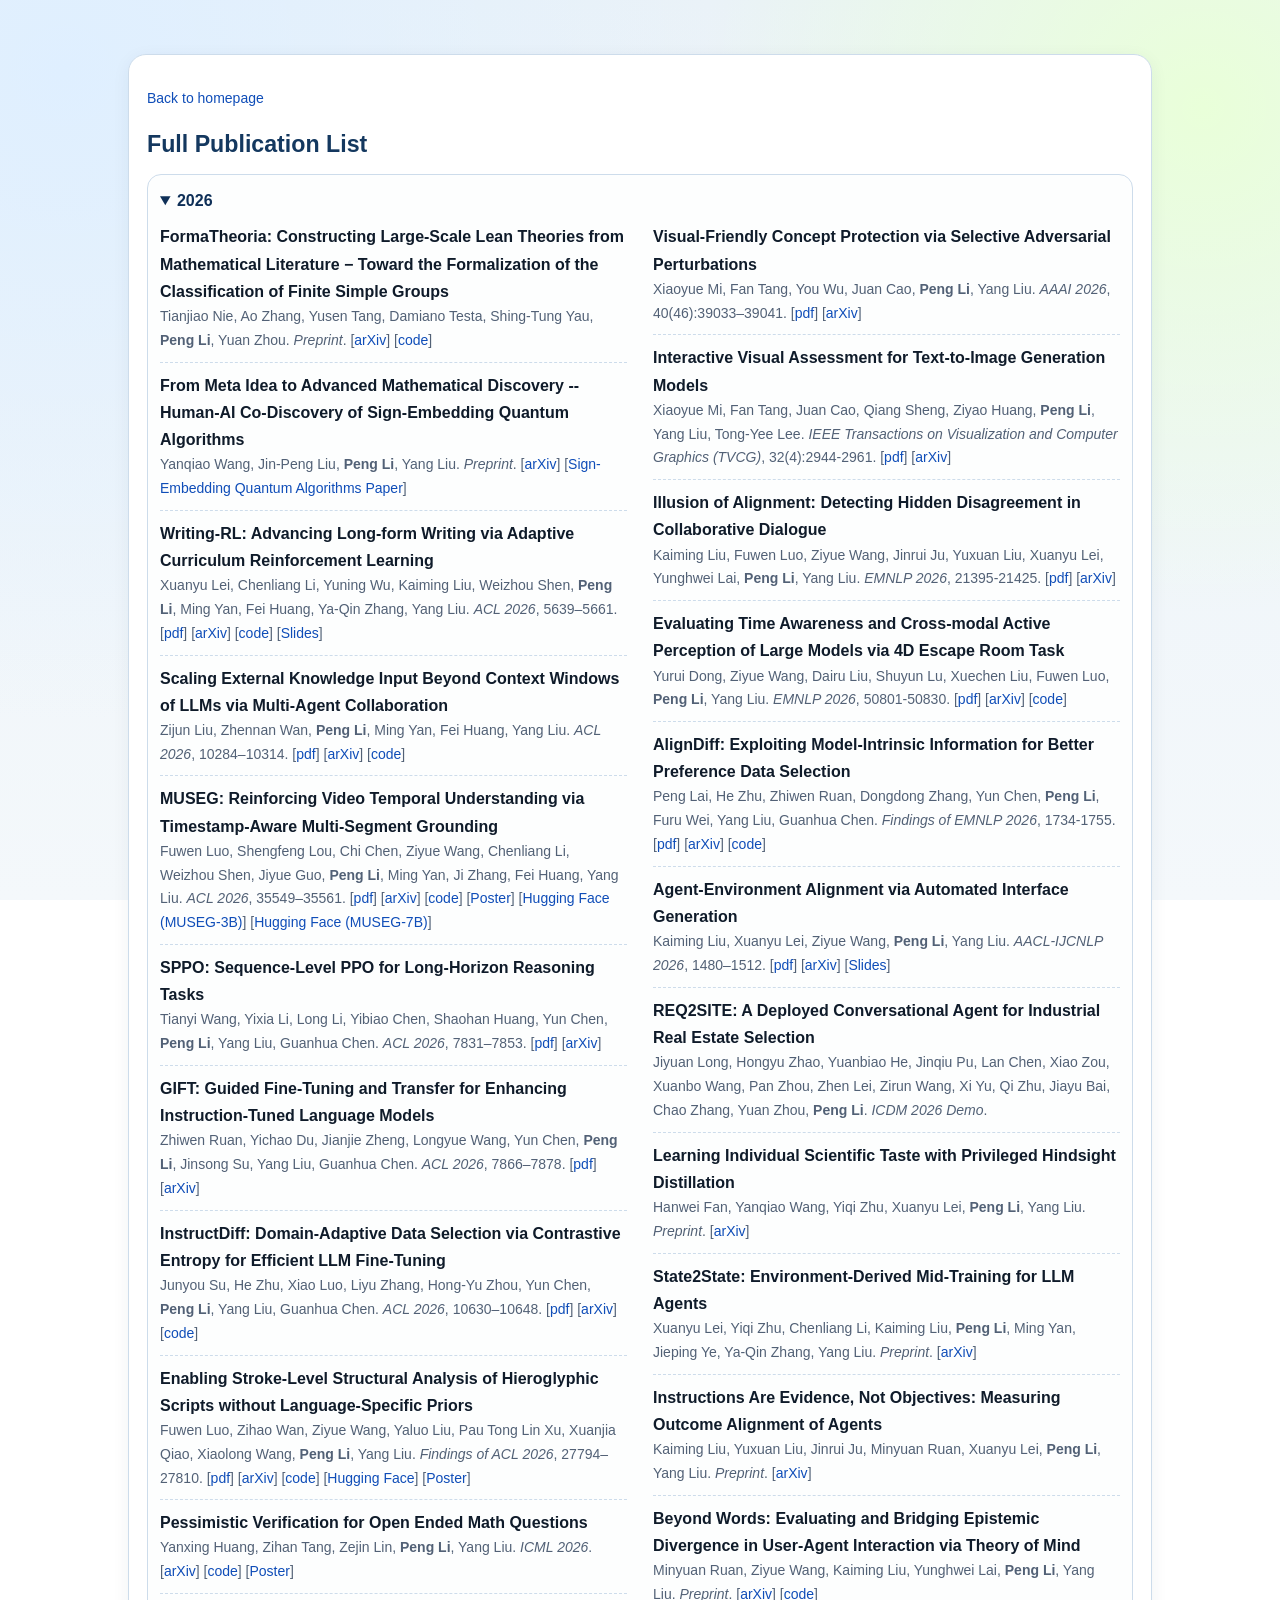
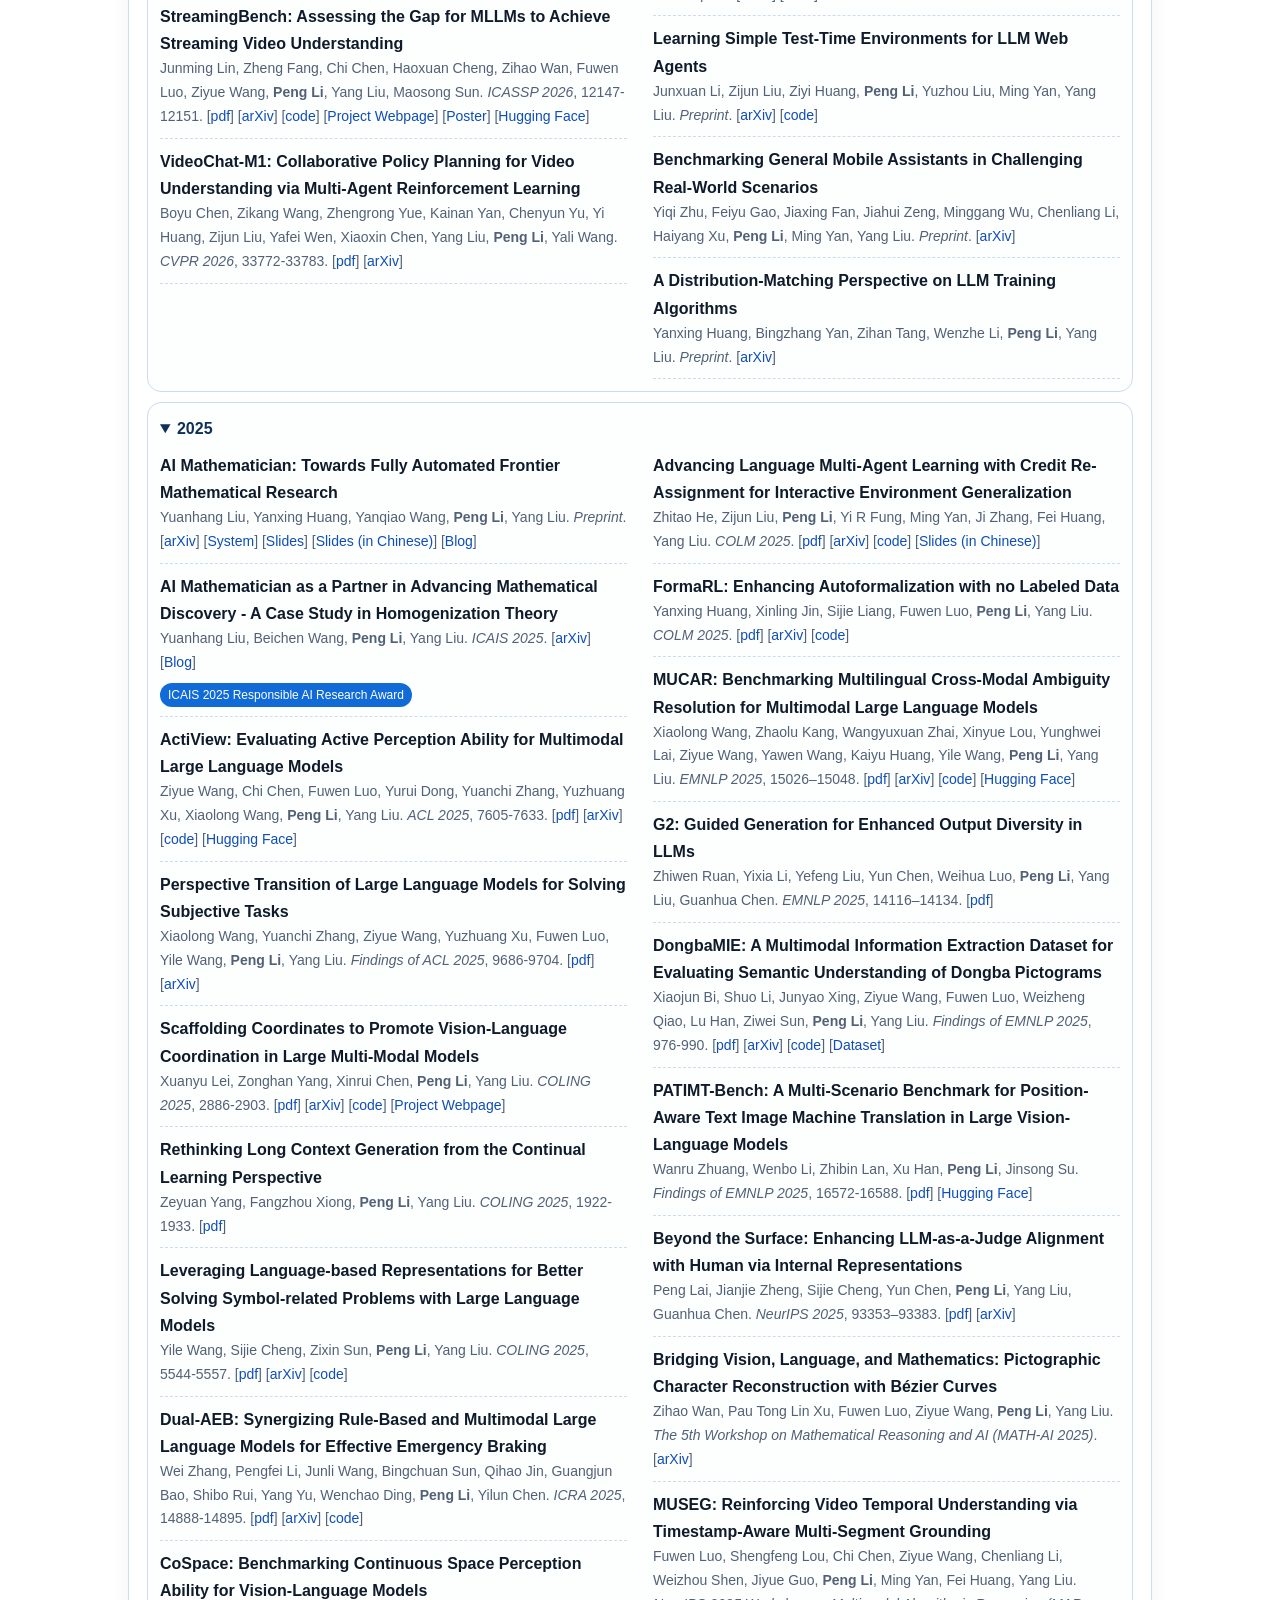
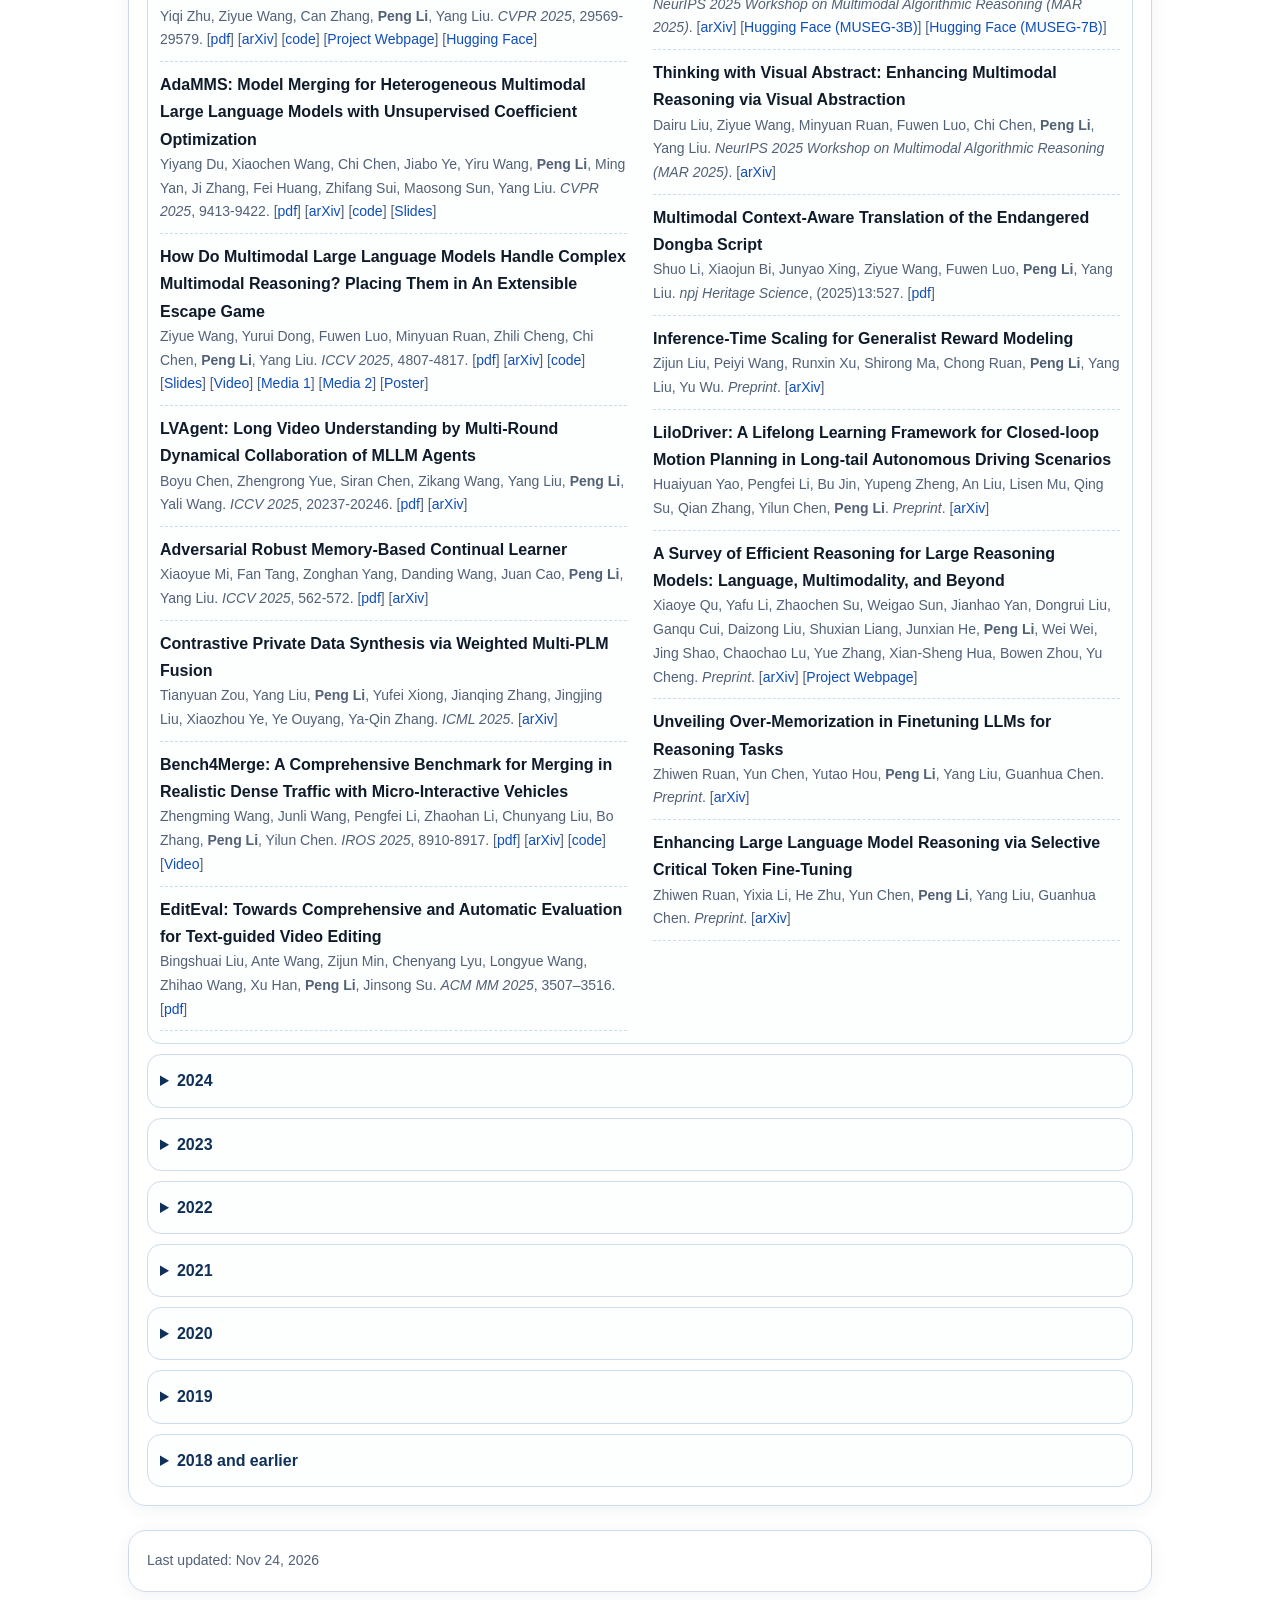
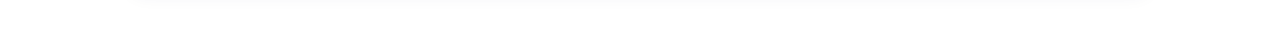
<file: publications.html>
<!DOCTYPE html>
<html lang="en" itemscope itemtype="https://schema.org/Person">
<head>
  <meta charset="utf-8" />
  <meta name="viewport" content="width=device-width, initial-scale=1" />
  <title>Peng Li — Full Publication List</title>
  <meta name="description" content="Peng Li is a Research Associate Professor at Tsinghua University's Institute for AI Industry Research (AIR). Research interests: LLMs, LLM-based Agents, AI4Math, MLLMs." />
  <link rel="icon" href="data:image/svg+xml,<svg xmlns='http://www.w3.org/2000/svg' viewBox='0 0 100 100'><text y='0.9em' font-size='90'>🎓</text></svg>"> 
  <style>
    :root{
      --bg:#f4f8fb;
      --bg-strong:#eaf2f8;
      --fg:#0f1b2a;
      --muted:#526176;
      --link:#0f4db8;
      --card:#ffffffcc;
      --panel:#ffffff;
      --border:#cddceb;
      --accent:#106ad8;
      --accent-soft:#deecff;
      --shadow:0 12px 40px rgba(16,44,80,.14);
      --radius:18px;
    }
    *{box-sizing:border-box}
    html,body{height:100%}
    body{
      margin:0;
      font:16px/1.7 -apple-system, BlinkMacSystemFont, "Segoe UI", Roboto, "Noto Sans",
        "PingFang SC", "Hiragino Sans GB", "Microsoft YaHei", "Helvetica Neue", Arial, sans-serif;
      color:var(--fg);
      background:
        radial-gradient(circle at 5% 8%, #dfefff 0, transparent 44%),
        radial-gradient(circle at 94% 12%, #e9ffd9 0, transparent 35%),
        linear-gradient(180deg, var(--bg-strong), var(--bg));
      background-attachment: fixed;
    }
    a{color:var(--link); text-decoration:none}
    a:hover{text-decoration:underline}
    .container{
      max-width:1060px;
      margin:0 auto;
      padding:30px 18px 64px;
    }
    .hero{
      display:grid;
      grid-template-columns:130px 1fr;
      gap:20px;
      align-items:center;
      background:var(--card);
      border:1px solid var(--border);
      backdrop-filter: blur(8px);
      box-shadow:var(--shadow);
      border-radius:calc(var(--radius) + 4px);
      padding:22px;
      animation:rise .55s ease both;
    }
    .avatar{width:120px; height:auto; border-radius:12px; object-fit:contain; background:#fff; box-shadow:0 2px 6px rgba(0,0,0,0.15)}
    h1,h2{margin:0}
    .title h1{font-size:clamp(2rem, 3.8vw, 2.6rem); line-height:1.2; letter-spacing:0; font-weight:700}
    .role{margin-top:6px; color:var(--muted); font-weight:600}
    .affiliation{margin-top:4px}
    .cta-row{display:flex; flex-wrap:wrap; gap:10px; margin-top:14px}
    .badge{
      display:inline-flex;
      gap:8px;
      align-items:center;
      border:1px solid var(--border);
      background:#fff;
      padding:7px 12px;
      border-radius:999px;
      font-size:14px;
      transition:transform .2s ease, box-shadow .2s ease;
    }
    .badge:hover{transform:translateY(-1px); box-shadow:0 6px 16px rgba(17,60,110,.12); text-decoration:none}
    .badge svg{width:16px; height:16px}
    .section{
      margin-top:24px;
      background:var(--panel);
      border:1px solid var(--border);
      border-radius:var(--radius);
      padding:18px;
      box-shadow:0 4px 18px rgba(17,44,80,.06);
      animation:rise .55s ease both;
    }
    .section h2{font-size:1.45rem; font-weight:700; margin-bottom:10px; color:#14385f}
    .section h3{font-size:1.08rem; font-weight:700; margin:0 0 8px; color:#14385f}
    .prose{margin:0}
    .list{list-style:none; padding:0; margin:0}
    .list .item{padding:9px 0; border-bottom:1px dashed var(--border); break-inside:avoid}
    .pub-title{font-weight:700}
    .pub-venue{font-style:italic}
    .hl-line{margin-top:5px}
    .hl{display:inline-block; padding:2px 8px; border-radius:999px; font-size:12px; background:var(--accent); color:#fff}
    .small{font-size:14px; color:var(--muted)}
    .pub-subsection{margin-top:16px}
    .pub-subsection:first-child{margin-top:0}
    .pub-intro{margin-bottom:10px; color:var(--muted)}
    .topic-pub + .topic-pub{margin-top:10px}
    .topic-pub{scroll-margin-top:18px}
    .topic-full-link{float:right; color:var(--muted); font-size:13px; font-weight:600}
    .topic-full-link:hover{color:var(--link)}
    .featured-list{display:grid; gap:14px}
    .featured-item{
      display:grid;
      grid-template-columns:234px minmax(0,1fr);
      gap:16px;
      align-items:start;
      padding:12px 0;
      border-bottom:1px dashed var(--border);
    }
    .featured-item:last-child{border-bottom:0}
    .featured-image-frame{
      width:234px;
      aspect-ratio:16/9;
      border:1px solid var(--border);
      border-radius:10px;
      background:#fff;
      display:flex;
      align-items:center;
      justify-content:center;
      overflow:hidden;
      padding:0;
      appearance:none;
      cursor:zoom-in;
    }
    .featured-image-frame:hover{border-color:var(--accent); box-shadow:0 6px 18px rgba(16,106,216,.16)}
    .featured-image{
      width:100%;
      height:100%;
      object-fit:contain;
      display:block;
    }
    .featured-copy .item{padding:0; border-bottom:0}
    .featured-summary{margin-top:8px; color:#334155; font-size:14px; line-height:1.55}
    .featured-summary .summary-para{margin:0}
    .featured-summary .summary-para + .summary-para{margin-top:4px}
    .chips{display:flex; flex-wrap:wrap; gap:8px; margin-top:14px}
    .chip{background:var(--accent-soft); border:1px solid #bdd8ff; color:#12488a; padding:3px 10px; border-radius:999px; font-size:12px; font-weight:700; letter-spacing:.02em}
    .toolbar{display:flex; gap:10px; align-items:center; justify-content:space-between; margin-bottom:12px}
    .toolbar-actions{display:flex; flex-wrap:wrap; gap:12px; align-items:center}
    .quiet-link{color:var(--muted); font-size:14px; font-weight:600}
    .quiet-link:hover{color:var(--link)}
    .btn{
      display:inline-flex;
      align-items:center;
      gap:8px;
      border:1px solid var(--border);
      background:linear-gradient(180deg,#fff,#f3f8ff);
      padding:8px 12px;
      border-radius:12px;
      font-weight:600;
    }
    .btn:hover{text-decoration:none; filter:brightness(.98)}
    .image-modal[hidden]{display:none}
    .image-modal{
      position:fixed;
      inset:0;
      z-index:1000;
      display:flex;
      align-items:center;
      justify-content:center;
      padding:24px;
      background:rgba(9,20,35,.78);
    }
    .image-modal img{
      max-width:min(1120px,96vw);
      max-height:88vh;
      object-fit:contain;
      background:#fff;
      border-radius:12px;
      box-shadow:0 18px 60px rgba(0,0,0,.45);
    }
    .image-modal-close{
      position:absolute;
      top:14px;
      right:14px;
      width:40px;
      height:40px;
      border:1px solid rgba(255,255,255,.45);
      border-radius:999px;
      background:rgba(255,255,255,.92);
      color:#0f1b2a;
      font-size:26px;
      line-height:1;
      cursor:pointer;
    }
    body.modal-open{overflow:hidden}
    details.pub{padding:12px; border:1px solid var(--border); border-radius:14px; background:#fdfefe}
    details.pub + details.pub{margin-top:10px}
    summary{cursor:pointer; font-weight:700; color:#0f3058}
    .two-col{columns:1; column-gap:26px}
    @media(min-width:940px){.two-col{columns:2}}
    #services .list.responsive-cols,#honors .list.responsive-cols{column-gap:28px}
    @media (min-width: 940px){#services .list.responsive-cols,#honors .list.responsive-cols{columns:2}}
    #services .list.responsive-cols li,#honors .list.responsive-cols li{break-inside:avoid; overflow-wrap:anywhere; word-break:break-word}
    footer{color:var(--muted)}
    @media(max-width:760px){
      .hero{grid-template-columns:1fr; text-align:left}
      .avatar{width:120px}
      .toolbar{flex-direction:column; align-items:flex-start}
      .featured-item{grid-template-columns:1fr; gap:10px}
      .featured-image-frame{width:100%; max-width:468px}
    }
    @media (prefers-reduced-motion: reduce){
      .hero,.section{animation:none}
      .badge{transition:none}
    }
    @keyframes rise{
      from{opacity:0; transform:translateY(8px)}
      to{opacity:1; transform:translateY(0)}
    }
    @media print{
      body{background:#fff}
      .section,.hero{box-shadow:none}
      a{text-decoration:none}
    }
  </style>
</head>
<body>
  <div class="container">
    
    
    

    <section class="section" id="publications">
      
      <div class="pub-subsection full-pubs">
  <p class="small pub-nav"><a href="index.html">Back to homepage</a></p>
  <h2>Full Publication List</h2>
  <details class="pub" open>
  <summary>2026</summary>
  <div class="two-col">
    <div class="list">
      <div class="item">
  <div class="pub-title">FormaTheoria: Constructing Large-Scale Lean Theories from Mathematical Literature − Toward the Formalization of the Classification of Finite Simple Groups</div>
  <div class="small">Tianjiao Nie, Ao Zhang, Yusen Tang, Damiano Testa, Shing-Tung Yau, <strong>Peng Li</strong>, Yuan Zhou. <span class="pub-venue">Preprint</span>. [<a href="https://arxiv.org/abs/2608.10894">arXiv</a>] [<a href="https://github.com/Qiuzhen-CFSG/CFSG">code</a>]</div>
  
</div><div class="item">
  <div class="pub-title">From Meta Idea to Advanced Mathematical Discovery -- Human-AI Co-Discovery of Sign-Embedding Quantum Algorithms</div>
  <div class="small">Yanqiao Wang, Jin-Peng Liu, <strong>Peng Li</strong>, Yang Liu. <span class="pub-venue">Preprint</span>. [<a href="https://arxiv.org/abs/2606.24899">arXiv</a>] [<a href="http://arxiv.org/abs/2604.25333">Sign-Embedding Quantum Algorithms Paper</a>]</div>
  
</div><div class="item">
  <div class="pub-title">Writing-RL: Advancing Long-form Writing via Adaptive Curriculum Reinforcement Learning</div>
  <div class="small">Xuanyu Lei, Chenliang Li, Yuning Wu, Kaiming Liu, Weizhou Shen, <strong>Peng Li</strong>, Ming Yan, Fei Huang, Ya-Qin Zhang, Yang Liu. <span class="pub-venue">ACL 2026</span>, 5639–5661. [<a href="https://aclanthology.org/2026.acl-long.255/">pdf</a>] [<a href="https://arxiv.org/abs/2506.05760">arXiv</a>] [<a href="https://github.com/Tongyi-Zhiwen/Writing-RL">code</a>] [<a href="talks/Writing-RL.pdf">Slides</a>]</div>
  
</div><div class="item">
  <div class="pub-title">Scaling External Knowledge Input Beyond Context Windows of LLMs via Multi-Agent Collaboration</div>
  <div class="small">Zijun Liu, Zhennan Wan, <strong>Peng Li</strong>, Ming Yan, Fei Huang, Yang Liu. <span class="pub-venue">ACL 2026</span>, 10284–10314. [<a href="https://aclanthology.org/2026.acl-long.468/">pdf</a>] [<a href="https://arxiv.org/abs/2505.21471">arXiv</a>] [<a href="https://github.com/THUNLP-MT/ExtAgents">code</a>]</div>
  
</div><div class="item">
  <div class="pub-title">MUSEG: Reinforcing Video Temporal Understanding via Timestamp-Aware Multi-Segment Grounding</div>
  <div class="small">Fuwen Luo, Shengfeng Lou, Chi Chen, Ziyue Wang, Chenliang Li, Weizhou Shen, Jiyue Guo, <strong>Peng Li</strong>, Ming Yan, Ji Zhang, Fei Huang, Yang Liu. <span class="pub-venue">ACL 2026</span>, 35549–35561. [<a href="https://aclanthology.org/2026.acl-long.1644/">pdf</a>] [<a href="https://arxiv.org/abs/2505.20715">arXiv</a>] [<a href="https://github.com/THUNLP-MT/MUSEG">code</a>] [<a href="talks/MUSEG-poser.pdf">Poster</a>] [<a href="https://huggingface.co/Darwin-Project/MUSEG-3B">Hugging Face (MUSEG-3B)</a>] [<a href="https://huggingface.co/Darwin-Project/MUSEG-7B">Hugging Face (MUSEG-7B)</a>]</div>
  
</div><div class="item">
  <div class="pub-title">SPPO: Sequence-Level PPO for Long-Horizon Reasoning Tasks</div>
  <div class="small">Tianyi Wang, Yixia Li, Long Li, Yibiao Chen, Shaohan Huang, Yun Chen, <strong>Peng Li</strong>, Yang Liu, Guanhua Chen. <span class="pub-venue">ACL 2026</span>, 7831–7853. [<a href="https://aclanthology.org/2026.acl-long.356/">pdf</a>] [<a href="https://arxiv.org/abs/2604.08865">arXiv</a>]</div>
  
</div><div class="item">
  <div class="pub-title">GIFT: Guided Fine-Tuning and Transfer for Enhancing Instruction-Tuned Language Models</div>
  <div class="small">Zhiwen Ruan, Yichao Du, Jianjie Zheng, Longyue Wang, Yun Chen, <strong>Peng Li</strong>, Jinsong Su, Yang Liu, Guanhua Chen. <span class="pub-venue">ACL 2026</span>, 7866–7878. [<a href="https://aclanthology.org/2026.acl-long.358/">pdf</a>] [<a href="https://arxiv.org/abs/2605.01256">arXiv</a>]</div>
  
</div><div class="item">
  <div class="pub-title">InstructDiff: Domain-Adaptive Data Selection via Contrastive Entropy for Efficient LLM Fine-Tuning</div>
  <div class="small">Junyou Su, He Zhu, Xiao Luo, Liyu Zhang, Hong-Yu Zhou, Yun Chen, <strong>Peng Li</strong>, Yang Liu, Guanhua Chen. <span class="pub-venue">ACL 2026</span>, 10630–10648. [<a href="https://aclanthology.org/2026.acl-long.486/">pdf</a>] [<a href="https://arxiv.org/abs/2601.23006">arXiv</a>] [<a href="https://github.com/zhuchichi56/Instruct-diff">code</a>]</div>
  
</div><div class="item">
  <div class="pub-title">Enabling Stroke-Level Structural Analysis of Hieroglyphic Scripts without Language-Specific Priors</div>
  <div class="small">Fuwen Luo, Zihao Wan, Ziyue Wang, Yaluo Liu, Pau Tong Lin Xu, Xuanjia Qiao, Xiaolong Wang, <strong>Peng Li</strong>, Yang Liu. <span class="pub-venue">Findings of ACL 2026</span>, 27794–27810. [<a href="https://aclanthology.org/2026.findings-acl.1383/">pdf</a>] [<a href="https://arxiv.org/abs/2601.05508">arXiv</a>] [<a href="https://github.com/THUNLP-MT/HieroSA">code</a>] [<a href="https://huggingface.co/roufaen/HieroSA">Hugging Face</a>] [<a href="talks/HieroSA-poster.pdf">Poster</a>]</div>
  
</div><div class="item">
  <div class="pub-title">Pessimistic Verification for Open Ended Math Questions</div>
  <div class="small">Yanxing Huang, Zihan Tang, Zejin Lin, <strong>Peng Li</strong>, Yang Liu. <span class="pub-venue">ICML 2026</span>. [<a href="https://arxiv.org/abs/2511.21522">arXiv</a>] [<a href="https://github.com/TheoryFoundry/pverify">code</a>] [<a href="talks/pverify-poster.pdf">Poster</a>]</div>
  
</div><div class="item">
  <div class="pub-title">StreamingBench: Assessing the Gap for MLLMs to Achieve Streaming Video Understanding</div>
  <div class="small">Junming Lin, Zheng Fang, Chi Chen, Haoxuan Cheng, Zihao Wan, Fuwen Luo, Ziyue Wang, <strong>Peng Li</strong>, Yang Liu, Maosong Sun. <span class="pub-venue">ICASSP 2026</span>, 12147-12151. [<a href="https://ieeexplore.ieee.org/abstract/document/11463959">pdf</a>] [<a href="https://arxiv.org/abs/2411.03628">arXiv</a>] [<a href="https://github.com/THUNLP-MT/StreamingBench">code</a>] [<a href="https://streamingbench.github.io">Project Webpage</a>] [<a href="talks/StreamingBench-poster.pdf">Poster</a>] [<a href="https://huggingface.co/datasets/mjuicem/StreamingBench">Hugging Face</a>]</div>
  
</div><div class="item">
  <div class="pub-title">VideoChat-M1: Collaborative Policy Planning for Video Understanding via Multi-Agent Reinforcement Learning</div>
  <div class="small">Boyu Chen, Zikang Wang, Zhengrong Yue, Kainan Yan, Chenyun Yu, Yi Huang, Zijun Liu, Yafei Wen, Xiaoxin Chen, Yang Liu, <strong>Peng Li</strong>, Yali Wang. <span class="pub-venue">CVPR 2026</span>, 33772-33783. [<a href="https://openaccess.thecvf.com/content/CVPR2026/html/Chen_VideoChat-M1_Collaborative_Policy_Planning_for_Video_Understanding_via_Multi-Agent_Reinforcement_CVPR_2026_paper.html">pdf</a>] [<a href="https://arxiv.org/abs/2511.19524">arXiv</a>]</div>
  
</div><div class="item">
  <div class="pub-title">Visual-Friendly Concept Protection via Selective Adversarial Perturbations</div>
  <div class="small">Xiaoyue Mi, Fan Tang, You Wu, Juan Cao, <strong>Peng Li</strong>, Yang Liu. <span class="pub-venue">AAAI 2026</span>, 40(46):39033–39041. [<a href="https://ojs.aaai.org/index.php/AAAI/article/view/41250">pdf</a>] [<a href="https://arxiv.org/abs/2408.08518">arXiv</a>]</div>
  
</div><div class="item">
  <div class="pub-title">Interactive Visual Assessment for Text-to-Image Generation Models</div>
  <div class="small">Xiaoyue Mi, Fan Tang, Juan Cao, Qiang Sheng, Ziyao Huang, <strong>Peng Li</strong>, Yang Liu, Tong-Yee Lee. <span class="pub-venue">IEEE Transactions on Visualization and Computer Graphics (TVCG)</span>, 32(4):2944-2961. [<a href="https://ieeexplore.ieee.org/document/11367342">pdf</a>] [<a href="https://arxiv.org/abs/2411.15509">arXiv</a>]</div>
  
</div><div class="item">
  <div class="pub-title">Illusion of Alignment: Detecting Hidden Disagreement in Collaborative Dialogue</div>
  <div class="small">Kaiming Liu, Fuwen Luo, Ziyue Wang, Jinrui Ju, Yuxuan Liu, Xuanyu Lei, Yunghwei Lai, <strong>Peng Li</strong>, Yang Liu. <span class="pub-venue">EMNLP 2026</span>, 21395-21425. [<a href="https://aclanthology.org/2026.emnlp-main.930/">pdf</a>] [<a href="https://arxiv.org/abs/2608.08210">arXiv</a>]</div>
  
</div><div class="item">
  <div class="pub-title">Evaluating Time Awareness and Cross-modal Active Perception of Large Models via 4D Escape Room Task</div>
  <div class="small">Yurui Dong, Ziyue Wang, Dairu Liu, Shuyun Lu, Xuechen Liu, Fuwen Luo, <strong>Peng Li</strong>, Yang Liu. <span class="pub-venue">EMNLP 2026</span>, 50801-50830. [<a href="https://aclanthology.org/2026.emnlp-main.2232/">pdf</a>] [<a href="https://arxiv.org/abs/2603.15467">arXiv</a>] [<a href="https://github.com/THUNLP-MT/EscapeCraft-4D">code</a>]</div>
  
</div><div class="item">
  <div class="pub-title">AlignDiff: Exploiting Model-Intrinsic Information for Better Preference Data Selection</div>
  <div class="small">Peng Lai, He Zhu, Zhiwen Ruan, Dongdong Zhang, Yun Chen, <strong>Peng Li</strong>, Furu Wei, Yang Liu, Guanhua Chen. <span class="pub-venue">Findings of EMNLP 2026</span>, 1734-1755. [<a href="https://aclanthology.org/2026.findings-emnlp.85/">pdf</a>] [<a href="https://arxiv.org/abs/2609.05899">arXiv</a>] [<a href="https://github.com/sustech-nlp/AlignDiff">code</a>]</div>
  
</div><div class="item">
  <div class="pub-title">Agent-Environment Alignment via Automated Interface Generation</div>
  <div class="small">Kaiming Liu, Xuanyu Lei, Ziyue Wang, <strong>Peng Li</strong>, Yang Liu. <span class="pub-venue">AACL-IJCNLP 2026</span>, 1480–1512. [<a href="https://aclanthology.org/2026.aacl-long.68/">pdf</a>] [<a href="https://arxiv.org/abs/2505.21055">arXiv</a>] [<a href="talks/ALIGN-en.pdf">Slides</a>]</div>
  
</div><div class="item">
  <div class="pub-title">REQ2SITE: A Deployed Conversational Agent for Industrial Real Estate Selection</div>
  <div class="small">Jiyuan Long, Hongyu Zhao, Yuanbiao He, Jinqiu Pu, Lan Chen, Xiao Zou, Xuanbo Wang, Pan Zhou, Zhen Lei, Zirun Wang, Xi Yu, Qi Zhu, Jiayu Bai, Chao Zhang, Yuan Zhou, <strong>Peng Li</strong>. <span class="pub-venue">ICDM 2026 Demo</span>. </div>
  
</div><div class="item">
  <div class="pub-title">Learning Individual Scientific Taste with Privileged Hindsight Distillation</div>
  <div class="small">Hanwei Fan, Yanqiao Wang, Yiqi Zhu, Xuanyu Lei, <strong>Peng Li</strong>, Yang Liu. <span class="pub-venue">Preprint</span>. [<a href="https://arxiv.org/abs/2610.19719">arXiv</a>]</div>
  
</div><div class="item">
  <div class="pub-title">State2State: Environment-Derived Mid-Training for LLM Agents</div>
  <div class="small">Xuanyu Lei, Yiqi Zhu, Chenliang Li, Kaiming Liu, <strong>Peng Li</strong>, Ming Yan, Jieping Ye, Ya-Qin Zhang, Yang Liu. <span class="pub-venue">Preprint</span>. [<a href="https://arxiv.org/abs/2608.04934">arXiv</a>]</div>
  
</div><div class="item">
  <div class="pub-title">Instructions Are Evidence, Not Objectives: Measuring Outcome Alignment of Agents</div>
  <div class="small">Kaiming Liu, Yuxuan Liu, Jinrui Ju, Minyuan Ruan, Xuanyu Lei, <strong>Peng Li</strong>, Yang Liu. <span class="pub-venue">Preprint</span>. [<a href="https://arxiv.org/abs/2610.17757">arXiv</a>]</div>
  
</div><div class="item">
  <div class="pub-title">Beyond Words: Evaluating and Bridging Epistemic Divergence in User-Agent Interaction via Theory of Mind</div>
  <div class="small">Minyuan Ruan, Ziyue Wang, Kaiming Liu, Yunghwei Lai, <strong>Peng Li</strong>, Yang Liu. <span class="pub-venue">Preprint</span>. [<a href="https://arxiv.org/abs/2602.13832">arXiv</a>] [<a href="https://github.com/THUNLP-MT/SynchToM">code</a>]</div>
  
</div><div class="item">
  <div class="pub-title">Learning Simple Test-Time Environments for LLM Web Agents</div>
  <div class="small">Junxuan Li, Zijun Liu, Ziyi Huang, <strong>Peng Li</strong>, Yuzhou Liu, Ming Yan, Yang Liu. <span class="pub-venue">Preprint</span>. [<a href="https://arxiv.org/abs/2608.29305">arXiv</a>] [<a href="https://github.com/THUNLP-MT/TTED">code</a>]</div>
  
</div><div class="item">
  <div class="pub-title">Benchmarking General Mobile Assistants in Challenging Real-World Scenarios</div>
  <div class="small">Yiqi Zhu, Feiyu Gao, Jiaxing Fan, Jiahui Zeng, Minggang Wu, Chenliang Li, Haiyang Xu, <strong>Peng Li</strong>, Ming Yan, Yang Liu. <span class="pub-venue">Preprint</span>. [<a href="https://arxiv.org/abs/2608.27477">arXiv</a>]</div>
  
</div><div class="item">
  <div class="pub-title">A Distribution-Matching Perspective on LLM Training Algorithms</div>
  <div class="small">Yanxing Huang, Bingzhang Yan, Zihan Tang, Wenzhe Li, <strong>Peng Li</strong>, Yang Liu. <span class="pub-venue">Preprint</span>. [<a href="https://arxiv.org/abs/2610.33740">arXiv</a>]</div>
  
</div>
    </div>
  </div>
</details>
<details class="pub" open>
  <summary>2025</summary>
  <div class="two-col">
    <div class="list">
      <div class="item">
  <div class="pub-title">AI Mathematician: Towards Fully Automated Frontier Mathematical Research</div>
  <div class="small">Yuanhang Liu, Yanxing Huang, Yanqiao Wang, <strong>Peng Li</strong>, Yang Liu. <span class="pub-venue">Preprint</span>. [<a href="https://arxiv.org/abs/2505.22451">arXiv</a>] [<a href="https://github.com/TheoryFoundry">System</a>] [<a href="talks/AIM-en.pdf">Slides</a>] [<a href="talks/AIM-zh.pdf">Slides (in Chinese)</a>] [<a href="https://ai-mathematician.net/">Blog</a>]</div>
  
</div><div class="item">
  <div class="pub-title">AI Mathematician as a Partner in Advancing Mathematical Discovery - A Case Study in Homogenization Theory</div>
  <div class="small">Yuanhang Liu, Beichen Wang, <strong>Peng Li</strong>, Yang Liu. <span class="pub-venue">ICAIS 2025</span>. [<a href="https://arxiv.org/abs/2510.26380">arXiv</a>] [<a href="https://ai-mathematician.net/en/posts/homogenization.theory/">Blog</a>]</div>
  <div class="hl-line"><span class="hl">ICAIS 2025 Responsible AI Research Award</span></div>
</div><div class="item">
  <div class="pub-title">ActiView: Evaluating Active Perception Ability for Multimodal Large Language Models</div>
  <div class="small">Ziyue Wang, Chi Chen, Fuwen Luo, Yurui Dong, Yuanchi Zhang, Yuzhuang Xu, Xiaolong Wang, <strong>Peng Li</strong>, Yang Liu. <span class="pub-venue">ACL 2025</span>, 7605-7633. [<a href="https://aclanthology.org/2025.acl-long.376.pdf">pdf</a>] [<a href="https://arxiv.org/abs/2410.04659">arXiv</a>] [<a href="https://github.com/THUNLP-MT/ActiView">code</a>] [<a href="https://huggingface.co/datasets/wangphoebe/ActiView">Hugging Face</a>]</div>
  
</div><div class="item">
  <div class="pub-title">Perspective Transition of Large Language Models for Solving Subjective Tasks</div>
  <div class="small">Xiaolong Wang, Yuanchi Zhang, Ziyue Wang, Yuzhuang Xu, Fuwen Luo, Yile Wang, <strong>Peng Li</strong>, Yang Liu. <span class="pub-venue">Findings of ACL 2025</span>, 9686-9704. [<a href="https://aclanthology.org/2025.acl-long.376.pdf">pdf</a>] [<a href="https://arxiv.org/abs/2501.09265">arXiv</a>]</div>
  
</div><div class="item">
  <div class="pub-title">Scaffolding Coordinates to Promote Vision-Language Coordination in Large Multi-Modal Models</div>
  <div class="small">Xuanyu Lei, Zonghan Yang, Xinrui Chen, <strong>Peng Li</strong>, Yang Liu. <span class="pub-venue">COLING 2025</span>, 2886-2903. [<a href="https://aclanthology.org/2025.coling-main.195.pdf">pdf</a>] [<a href="https://arxiv.org/abs/2402.12058">arXiv</a>] [<a href="https://github.com/THUNLP-MT/Scaffold">code</a>] [<a href="https://leixy20.github.io/scaffold_site/">Project Webpage</a>]</div>
  
</div><div class="item">
  <div class="pub-title">Rethinking Long Context Generation from the Continual Learning Perspective</div>
  <div class="small">Zeyuan Yang, Fangzhou Xiong, <strong>Peng Li</strong>, Yang Liu. <span class="pub-venue">COLING 2025</span>, 1922-1933. [<a href="https://aclanthology.org/2025.coling-main.131.pdf">pdf</a>]</div>
  
</div><div class="item">
  <div class="pub-title">Leveraging Language-based Representations for Better Solving Symbol-related Problems with Large Language Models</div>
  <div class="small">Yile Wang, Sijie Cheng, Zixin Sun, <strong>Peng Li</strong>, Yang Liu. <span class="pub-venue">COLING 2025</span>, 5544-5557. [<a href="https://aclanthology.org/2025.coling-main.372.pdf">pdf</a>] [<a href="https://arxiv.org/abs/2401.11725">arXiv</a>] [<a href="https://github.com/THUNLP-MT/symbol2language">code</a>]</div>
  
</div><div class="item">
  <div class="pub-title">Dual-AEB: Synergizing Rule-Based and Multimodal Large Language Models for Effective Emergency Braking</div>
  <div class="small">Wei Zhang, Pengfei Li, Junli Wang, Bingchuan Sun, Qihao Jin, Guangjun Bao, Shibo Rui, Yang Yu, Wenchao Ding, <strong>Peng Li</strong>, Yilun Chen. <span class="pub-venue">ICRA 2025</span>, 14888-14895. [<a href="https://ieeexplore.ieee.org/abstract/document/11128453">pdf</a>] [<a href="https://arxiv.org/abs/2410.08616">arXiv</a>] [<a href="https://github.com/ChipsICU/Dual-AEB">code</a>]</div>
  
</div><div class="item">
  <div class="pub-title">CoSpace: Benchmarking Continuous Space Perception Ability for Vision-Language Models</div>
  <div class="small">Yiqi Zhu, Ziyue Wang, Can Zhang, <strong>Peng Li</strong>, Yang Liu. <span class="pub-venue">CVPR 2025</span>, 29569-29579. [<a href="https://openaccess.thecvf.com/content/CVPR2025/papers/Zhu_CoSpace_Benchmarking_Continuous_Space_Perception_Ability_for_Vision-Language_Models_CVPR_2025_paper.pdf">pdf</a>] [<a href="https://arxiv.org/abs/2503.14161">arXiv</a>] [<a href="https://github.com/THUNLP-MT/CoSpace">code</a>] [<a href="https://thunlp-mt.github.io/CoSpace/">Project Webpage</a>] [<a href="https://huggingface.co/datasets/StephenZhu/CoSpace">Hugging Face</a>]</div>
  
</div><div class="item">
  <div class="pub-title">AdaMMS: Model Merging for Heterogeneous Multimodal Large Language Models with Unsupervised Coefficient Optimization</div>
  <div class="small">Yiyang Du, Xiaochen Wang, Chi Chen, Jiabo Ye, Yiru Wang, <strong>Peng Li</strong>, Ming Yan, Ji Zhang, Fei Huang, Zhifang Sui, Maosong Sun, Yang Liu. <span class="pub-venue">CVPR 2025</span>, 9413-9422. [<a href="https://openaccess.thecvf.com/content/CVPR2025/papers/Du_AdaMMS_Model_Merging_for_Heterogeneous_Multimodal_Large_Language_Models_with_CVPR_2025_paper.pdf">pdf</a>] [<a href="https://arxiv.org/abs/2503.23733">arXiv</a>] [<a href="https://github.com/THUNLP-MT/AdaMMS">code</a>] [<a href="talks/AdaMMS-en.pdf">Slides</a>]</div>
  
</div><div class="item">
  <div class="pub-title">How Do Multimodal Large Language Models Handle Complex Multimodal Reasoning? Placing Them in An Extensible Escape Game</div>
  <div class="small">Ziyue Wang, Yurui Dong, Fuwen Luo, Minyuan Ruan, Zhili Cheng, Chi Chen, <strong>Peng Li</strong>, Yang Liu. <span class="pub-venue">ICCV 2025</span>, 4807-4817. [<a href="https://openaccess.thecvf.com/content/ICCV2025/html/Wang_How_Do_Multimodal_Large_Language_Models_Handle_Complex_Multimodal_Reasoning_ICCV_2025_paper.html">pdf</a>] [<a href="https://arxiv.org/abs/2503.10042">arXiv</a>] [<a href="https://github.com/THUNLP-MT/EscapeCraft">code</a>] [<a href="talks/MM-Escape-en.pdf">Slides</a>] [<a href="videos/MM-Escape.mp4">Video</a>] [<a href="https://x.com/Tsinghua_Uni/status/1960372139967516889">Media 1</a>] [<a href="https://www.facebook.com/Tsinghua/posts/pfbid0tEaC28Bu7ZtK1YijcbKx8YBFqS8TWtUDMLDkUnRpVjQ4ZuZV8x1s1NQ79yFkY8j9l?rdid=NlLe9tMS5wmyBLYR#">Media 2</a>] [<a href="talks/MM-Escape-en-ICCVPoster.pdf">Poster</a>]</div>
  
</div><div class="item">
  <div class="pub-title">LVAgent: Long Video Understanding by Multi-Round Dynamical Collaboration of MLLM Agents</div>
  <div class="small">Boyu Chen, Zhengrong Yue, Siran Chen, Zikang Wang, Yang Liu, <strong>Peng Li</strong>, Yali Wang. <span class="pub-venue">ICCV 2025</span>, 20237-20246. [<a href="https://openaccess.thecvf.com/content/ICCV2025/html/Chen_LVAgent_Long_Video_Understanding_by_Multi-Round_Dynamical_Collaboration_of_MLLM_ICCV_2025_paper.html">pdf</a>] [<a href="https://arxiv.org/abs/2503.10200">arXiv</a>]</div>
  
</div><div class="item">
  <div class="pub-title">Adversarial Robust Memory-Based Continual Learner</div>
  <div class="small">Xiaoyue Mi, Fan Tang, Zonghan Yang, Danding Wang, Juan Cao, <strong>Peng Li</strong>, Yang Liu. <span class="pub-venue">ICCV 2025</span>, 562-572. [<a href="https://openaccess.thecvf.com/content/ICCV2025/html/Mi_Adversarial_Robust_Memory-Based_Continual_Learner_ICCV_2025_paper.html">pdf</a>] [<a href="https://arxiv.org/abs/2311.17608">arXiv</a>]</div>
  
</div><div class="item">
  <div class="pub-title">Contrastive Private Data Synthesis via Weighted Multi-PLM Fusion</div>
  <div class="small">Tianyuan Zou, Yang Liu, <strong>Peng Li</strong>, Yufei Xiong, Jianqing Zhang, Jingjing Liu, Xiaozhou Ye, Ye Ouyang, Ya-Qin Zhang. <span class="pub-venue">ICML 2025</span>. [<a href="https://arxiv.org/abs/2502.00245">arXiv</a>]</div>
  
</div><div class="item">
  <div class="pub-title">Bench4Merge: A Comprehensive Benchmark for Merging in Realistic Dense Traffic with Micro-Interactive Vehicles</div>
  <div class="small">Zhengming Wang, Junli Wang, Pengfei Li, Zhaohan Li, Chunyang Liu, Bo Zhang, <strong>Peng Li</strong>, Yilun Chen. <span class="pub-venue">IROS 2025</span>, 8910-8917. [<a href="https://ieeexplore.ieee.org/document/11247075">pdf</a>] [<a href="https://arxiv.org/abs/2410.15912">arXiv</a>] [<a href="https://github.com/WZM5853/Bench4Merge">code</a>] [<a href="videos/Bench4Merge.mp4">Video</a>]</div>
  
</div><div class="item">
  <div class="pub-title">EditEval: Towards Comprehensive and Automatic Evaluation for Text-guided Video Editing</div>
  <div class="small">Bingshuai Liu, Ante Wang, Zijun Min, Chenyang Lyu, Longyue Wang, Zhihao Wang, Xu Han, <strong>Peng Li</strong>, Jinsong Su. <span class="pub-venue">ACM MM 2025</span>, 3507–3516. [<a href="https://dl.acm.org/doi/10.1145/3746027.3755100">pdf</a>]</div>
  
</div><div class="item">
  <div class="pub-title">Advancing Language Multi-Agent Learning with Credit Re-Assignment for Interactive Environment Generalization</div>
  <div class="small">Zhitao He, Zijun Liu, <strong>Peng Li</strong>, Yi R Fung, Ming Yan, Ji Zhang, Fei Huang, Yang Liu. <span class="pub-venue">COLM 2025</span>. [<a href="https://openreview.net/pdf?id=SoEmgM1ioC">pdf</a>] [<a href="https://arxiv.org/abs/2502.14496">arXiv</a>] [<a href="https://github.com/THUNLP-MT/CollabUIAgents">code</a>] [<a href="talks/CollabUlAgents-zh.pdf">Slides (in Chinese)</a>]</div>
  
</div><div class="item">
  <div class="pub-title">FormaRL: Enhancing Autoformalization with no Labeled Data</div>
  <div class="small">Yanxing Huang, Xinling Jin, Sijie Liang, Fuwen Luo, <strong>Peng Li</strong>, Yang Liu. <span class="pub-venue">COLM 2025</span>. [<a href="https://openreview.net/pdf?id=Z2El1U94bq">pdf</a>] [<a href="https://arxiv.org/abs/2508.18914">arXiv</a>] [<a href="https://github.com/THUNLP-MT/FormaRL">code</a>]</div>
  
</div><div class="item">
  <div class="pub-title">MUCAR: Benchmarking Multilingual Cross-Modal Ambiguity Resolution for Multimodal Large Language Models</div>
  <div class="small">Xiaolong Wang, Zhaolu Kang, Wangyuxuan Zhai, Xinyue Lou, Yunghwei Lai, Ziyue Wang, Yawen Wang, Kaiyu Huang, Yile Wang, <strong>Peng Li</strong>, Yang Liu. <span class="pub-venue">EMNLP 2025</span>, 15026–15048. [<a href="https://aclanthology.org/2025.emnlp-main.760/">pdf</a>] [<a href="https://arxiv.org/abs/2506.17046">arXiv</a>] [<a href="https://github.com/THUNLP-MT/MUCAR">code</a>] [<a href="https://huggingface.co/datasets/kevindragon221/MUCAR">Hugging Face</a>]</div>
  
</div><div class="item">
  <div class="pub-title">G2: Guided Generation for Enhanced Output Diversity in LLMs</div>
  <div class="small">Zhiwen Ruan, Yixia Li, Yefeng Liu, Yun Chen, Weihua Luo, <strong>Peng Li</strong>, Yang Liu, Guanhua Chen. <span class="pub-venue">EMNLP 2025</span>, 14116–14134. [<a href="https://aclanthology.org/2025.emnlp-main.713/">pdf</a>]</div>
  
</div><div class="item">
  <div class="pub-title">DongbaMIE: A Multimodal Information Extraction Dataset for Evaluating Semantic Understanding of Dongba Pictograms</div>
  <div class="small">Xiaojun Bi, Shuo Li, Junyao Xing, Ziyue Wang, Fuwen Luo, Weizheng Qiao, Lu Han, Ziwei Sun, <strong>Peng Li</strong>, Yang Liu. <span class="pub-venue">Findings of EMNLP 2025</span>, 976-990. [<a href="https://aclanthology.org/2025.findings-emnlp.51/">pdf</a>] [<a href="https://arxiv.org/abs/2503.03644">arXiv</a>] [<a href="https://github.com/thinklis/DongbaMIE">code</a>] [<a href="https://huggingface.co/datasets/thinklis/DongbaMIE">Dataset</a>]</div>
  
</div><div class="item">
  <div class="pub-title">PATIMT-Bench: A Multi-Scenario Benchmark for Position-Aware Text Image Machine Translation in Large Vision-Language Models</div>
  <div class="small">Wanru Zhuang, Wenbo Li, Zhibin Lan, Xu Han, <strong>Peng Li</strong>, Jinsong Su. <span class="pub-venue">Findings of EMNLP 2025</span>, 16572-16588. [<a href="https://aclanthology.org/2025.findings-emnlp.900/">pdf</a>] [<a href="https://huggingface.co/datasets/quisso/PATIMT-Bench">Hugging Face</a>]</div>
  
</div><div class="item">
  <div class="pub-title">Beyond the Surface: Enhancing LLM-as-a-Judge Alignment with Human via Internal Representations</div>
  <div class="small">Peng Lai, Jianjie Zheng, Sijie Cheng, Yun Chen, <strong>Peng Li</strong>, Yang Liu, Guanhua Chen. <span class="pub-venue">NeurIPS 2025</span>, 93353–93383. [<a href="https://papers.nips.cc/paper_files/paper/2025/hash/8629b0fff229b8a27efb1422e990605f-Abstract-Conference.html">pdf</a>] [<a href="https://arxiv.org/abs/2508.03550">arXiv</a>]</div>
  
</div><div class="item">
  <div class="pub-title">Bridging Vision, Language, and Mathematics: Pictographic Character Reconstruction with Bézier Curves</div>
  <div class="small">Zihao Wan, Pau Tong Lin Xu, Fuwen Luo, Ziyue Wang, <strong>Peng Li</strong>, Yang Liu. <span class="pub-venue">The 5th Workshop on Mathematical Reasoning and AI (MATH-AI 2025)</span>. [<a href="https://arxiv.org/abs/2511.00076">arXiv</a>]</div>
  
</div><div class="item">
  <div class="pub-title">MUSEG: Reinforcing Video Temporal Understanding via Timestamp-Aware Multi-Segment Grounding</div>
  <div class="small">Fuwen Luo, Shengfeng Lou, Chi Chen, Ziyue Wang, Chenliang Li, Weizhou Shen, Jiyue Guo, <strong>Peng Li</strong>, Ming Yan, Fei Huang, Yang Liu. <span class="pub-venue">NeurIPS 2025 Workshop on Multimodal Algorithmic Reasoning (MAR 2025)</span>. [<a href="https://arxiv.org/abs/2505.20715">arXiv</a>] [<a href="https://huggingface.co/Darwin-Project/MUSEG-3B">Hugging Face (MUSEG-3B)</a>] [<a href="https://huggingface.co/Darwin-Project/MUSEG-7B">Hugging Face (MUSEG-7B)</a>]</div>
  
</div><div class="item">
  <div class="pub-title">Thinking with Visual Abstract: Enhancing Multimodal Reasoning via Visual Abstraction</div>
  <div class="small">Dairu Liu, Ziyue Wang, Minyuan Ruan, Fuwen Luo, Chi Chen, <strong>Peng Li</strong>, Yang Liu. <span class="pub-venue">NeurIPS 2025 Workshop on Multimodal Algorithmic Reasoning (MAR 2025)</span>. [<a href="https://arxiv.org/abs/2505.20164">arXiv</a>]</div>
  
</div><div class="item">
  <div class="pub-title">Multimodal Context-Aware Translation of the Endangered Dongba Script</div>
  <div class="small">Shuo Li, Xiaojun Bi, Junyao Xing, Ziyue Wang, Fuwen Luo, <strong>Peng Li</strong>, Yang Liu. <span class="pub-venue">npj Heritage Science</span>, (2025)13:527. [<a href="https://www.nature.com/articles/s40494-025-02096-w">pdf</a>]</div>
  
</div><div class="item">
  <div class="pub-title">Inference-Time Scaling for Generalist Reward Modeling</div>
  <div class="small">Zijun Liu, Peiyi Wang, Runxin Xu, Shirong Ma, Chong Ruan, <strong>Peng Li</strong>, Yang Liu, Yu Wu. <span class="pub-venue">Preprint</span>. [<a href="https://arxiv.org/abs/2504.02495">arXiv</a>]</div>
  
</div><div class="item">
  <div class="pub-title">LiloDriver: A Lifelong Learning Framework for Closed-loop Motion Planning in Long-tail Autonomous Driving Scenarios</div>
  <div class="small">Huaiyuan Yao, Pengfei Li, Bu Jin, Yupeng Zheng, An Liu, Lisen Mu, Qing Su, Qian Zhang, Yilun Chen, <strong>Peng Li</strong>. <span class="pub-venue">Preprint</span>. [<a href="https://arxiv.org/abs/2505.17209">arXiv</a>]</div>
  
</div><div class="item">
  <div class="pub-title">A Survey of Efficient Reasoning for Large Reasoning Models: Language, Multimodality, and Beyond</div>
  <div class="small">Xiaoye Qu, Yafu Li, Zhaochen Su, Weigao Sun, Jianhao Yan, Dongrui Liu, Ganqu Cui, Daizong Liu, Shuxian Liang, Junxian He, <strong>Peng Li</strong>, Wei Wei, Jing Shao, Chaochao Lu, Yue Zhang, Xian-Sheng Hua, Bowen Zhou, Yu Cheng. <span class="pub-venue">Preprint</span>. [<a href="https://arxiv.org/abs/2503.21614">arXiv</a>] [<a href="https://github.com/XiaoYee/Awesome_Efficient_LRM_Reasoning">Project Webpage</a>]</div>
  
</div><div class="item">
  <div class="pub-title">Unveiling Over-Memorization in Finetuning LLMs for Reasoning Tasks</div>
  <div class="small">Zhiwen Ruan, Yun Chen, Yutao Hou, <strong>Peng Li</strong>, Yang Liu, Guanhua Chen. <span class="pub-venue">Preprint</span>. [<a href="https://arxiv.org/abs/2508.04117">arXiv</a>]</div>
  
</div><div class="item">
  <div class="pub-title">Enhancing Large Language Model Reasoning via Selective Critical Token Fine-Tuning</div>
  <div class="small">Zhiwen Ruan, Yixia Li, He Zhu, Yun Chen, <strong>Peng Li</strong>, Yang Liu, Guanhua Chen. <span class="pub-venue">Preprint</span>. [<a href="https://arxiv.org/abs/2510.10974">arXiv</a>]</div>
  
</div>
    </div>
  </div>
</details>
<details class="pub" >
  <summary>2024</summary>
  <div class="two-col">
    <div class="list">
      <div class="item">
  <div class="pub-title">Position: Towards Unified Alignment Between Agents, Humans, and Environment</div>
  <div class="small">Zonghan Yang, An Liu, Zijun Liu, Kaiming Liu, Fangzhou Xiong, Yile Wang, Zeyuan Yang, Qingyuan Hu, Xinrui Chen, Zhenhe Zhang, Fuwen Luo, Zhicheng Guo, <strong>Peng Li</strong>, Yang Liu. <span class="pub-venue">ICML 2024</span>, 56251-56275. [<a href="https://proceedings.mlr.press/v235/yang24p.html">pdf</a>] [<a href="https://arxiv.org/abs/2402.07744">arXiv</a>] [<a href="https://agent-force.github.io/unified-alignment-for-agents.html">Project Webpage</a>]</div>
  
</div><div class="item">
  <div class="pub-title">CODIS: Benchmarking Context-Dependent Visual Comprehension for Multimodal Large Language Models</div>
  <div class="small">Fuwen Luo, Chi Chen, Zihao Wan, Zhaolu Kang, Qidong Yan, Yingjie Li, Xiaolong Wang, Siyu Wang, Ziyue Wang, Xiaoyue Mi, <strong>Peng Li</strong>, Ning Ma, Maosong Sun, Yang Liu. <span class="pub-venue">ACL 2024</span>, 10639-10659. [<a href="https://aclanthology.org/2024.acl-long.573.pdf">pdf</a>] [<a href="https://arxiv.org/abs/2402.13607">arXiv</a>] [<a href="https://github.com/THUNLP-MT/CODIS">code</a>] [<a href="https://thunlp-mt.github.io/CODIS">Project Webpage</a>] [<a href="https://huggingface.co/datasets/CODIS/CODIS">Hugging Face</a>]</div>
  
</div><div class="item">
  <div class="pub-title">Browse and Concentrate: Comprehending Multimodal Content via prior-LLM Context Fusion</div>
  <div class="small">Ziyue Wang, Chi Chen, Yiqi Zhu, Fuwen Luo, <strong>Peng Li</strong>, Ming Yan, Ji Zhang, Fei Huang, Maosong Sun, Yang Liu. <span class="pub-venue">ACL 2024</span>, 11229-11245. [<a href="https://aclanthology.org/2024.acl-long.605.pdf">pdf</a>] [<a href="https://arxiv.org/abs/2402.12195">arXiv</a>] [<a href="https://github.com/THUNLP-MT/Brote">code</a>] [<a href="https://huggingface.co/wangphoebe/Brote-IM-XXL">Hugging Face (Brote-IM-XXL)</a>]</div>
  
</div><div class="item">
  <div class="pub-title">Model Composition for Multimodal Large Language Models</div>
  <div class="small">Chi Chen, Yiyang Du, Zheng Fang, Ziyue Wang, Fuwen Luo, <strong>Peng Li</strong>, Ming Yan, Ji Zhang, Fei Huang, Maosong Sun, Yang Liu. <span class="pub-venue">ACL 2024</span>, 11246-11262. [<a href="https://aclanthology.org/2024.acl-long.606.pdf">pdf</a>] [<a href="https://arxiv.org/abs/2402.12750">arXiv</a>] [<a href="https://github.com/THUNLP-MT/ModelCompose">code</a>] [<a href="https://huggingface.co/Adu2021/ModelCompose">Hugging Face (ModelCompose)</a>]</div>
  
</div><div class="item">
  <div class="pub-title">Enhancing Multilingual Capabilities of Large Language Models through Self-Distillation from Resource-Rich Languages</div>
  <div class="small">Yuanchi Zhang, Yile Wang, Zijun Liu, Shuo Wang, Xiaolong Wang, <strong>Peng Li</strong>, Maosong Sun, Yang Liu. <span class="pub-venue">ACL 2024</span>, 11189-11204. [<a href="https://aclanthology.org/2024.acl-long.603.pdf">pdf</a>] [<a href="https://arxiv.org/abs/2402.12204">arXiv</a>] [<a href="https://github.com/THUNLP-MT/SDRRL">code</a>]</div>
  
</div><div class="item">
  <div class="pub-title">Reasoning in Conversation: Solving Subjective Tasks through Dialogue Simulation for Large Language Models</div>
  <div class="small">Xiaolong Wang, Yile Wang, Yuanchi Zhang, Fuwen Luo, <strong>Peng Li</strong>, Maosong Sun, Yang Liu. <span class="pub-venue">ACL 2024</span>, 15880-15893. [<a href="https://aclanthology.org/2024.acl-long.844.pdf">pdf</a>] [<a href="https://arxiv.org/abs/2402.17226">arXiv</a>]</div>
  
</div><div class="item">
  <div class="pub-title">StableToolBench: Towards Stable Large-Scale Benchmarking on Tool Learning of Large Language Models</div>
  <div class="small">Zhicheng Guo, Sijie Cheng, Hao Wang, Shihao Liang, Yujia Qin, <strong>Peng Li</strong>, Zhiyuan Liu, Maosong Sun, Yang Liu. <span class="pub-venue">Findings of ACL 2024</span>, 11143-11156. [<a href="https://aclanthology.org/2024.findings-acl.664.pdf">pdf</a>] [<a href="https://arxiv.org/abs/2403.07714">arXiv</a>] [<a href="https://github.com/THUNLP-MT/StableToolBench">code</a>] [<a href="https://zhichengg.github.io/stb.github.io/">Project Webpage</a>] [<a href="https://huggingface.co/stabletoolbench/MirrorAPI">Hugging Face (MirrorAPI)</a>] [<a href="https://huggingface.co/stabletoolbench/MirrorAPI-Cache">Hugging Face (MirrorAPI-Cache)</a>]</div>
  
</div><div class="item">
  <div class="pub-title">PANDA: Preference Adaptation for Enhancing Domain-Specific Abilities of LLMs</div>
  <div class="small">An Liu, Zonghan Yang, Zhenhe Zhang, Qingyuan Hu, <strong>Peng Li</strong>, Ming Yan, Ji Zhang, Fei Huang, Yang Liu. <span class="pub-venue">Findings of ACL 2024</span>, 10960-10977. [<a href="https://aclanthology.org/2024.findings-acl.651.pdf">pdf</a>] [<a href="https://arxiv.org/abs/2402.12835">arXiv</a>] [<a href="https://github.com/THUNLP-MT/PANDA">code</a>]</div>
  
</div><div class="item">
  <div class="pub-title">Budget-Constrained Tool Learning with Planning</div>
  <div class="small">Yuanhang Zheng, <strong>Peng Li</strong>, Ming Yan, Ji Zhang, Fei Huang, Yang Liu. <span class="pub-venue">Findings of ACL 2024</span>, 9039-9052. [<a href="https://aclanthology.org/2024.findings-acl.536.pdf">pdf</a>] [<a href="https://arxiv.org/abs/2402.15960">arXiv</a>] [<a href="https://github.com/THUNLP-MT/BTP">code</a>]</div>
  
</div><div class="item">
  <div class="pub-title">ReAct Meets ActRe: Autonomous Annotation of Agent Trajectories for Contrastive Self-Training</div>
  <div class="small">Zonghan Yang, <strong>Peng Li</strong>, Ming Yan, Ji Zhang, Fei Huang, Yang Liu. <span class="pub-venue">COLM 2024</span>. [<a href="https://openreview.net/pdf?id=0VLBwQGWpA">pdf</a>] [<a href="https://arxiv.org/abs/2403.14589">arXiv</a>]</div>
  
</div><div class="item">
  <div class="pub-title">A Dynamic LLM-Powered Agent Network for Task-Oriented Agent Collaboration</div>
  <div class="small">Zijun Liu, Yanzhe Zhang, <strong>Peng Li</strong>, Yang Liu, Diyi Yang. <span class="pub-venue">COLM 2024</span>. [<a href="https://openreview.net/pdf?id=XII0Wp1XA9">pdf</a>] [<a href="https://arxiv.org/abs/2310.02170">arXiv</a>] [<a href="https://github.com/SALT-NLP/DyLAN">code</a>]</div>
  
</div><div class="item">
  <div class="pub-title">ToolRerank: Adaptive and Hierarchy-Aware Reranking for Tool Retrieval</div>
  <div class="small">Yuanhang Zheng, <strong>Peng Li</strong>, Wei Liu, Yang Liu, Jian Luan, Bin Wang. <span class="pub-venue">COLING 2024</span>, 16263-16273. [<a href="https://aclanthology.org/2024.lrec-main.1413.pdf">pdf</a>] [<a href="https://arxiv.org/abs/2403.06551">arXiv</a>] [<a href="https://github.com/XiaoMi/ToolRerank">code</a>]</div>
  
</div><div class="item">
  <div class="pub-title">Pluggable Neural Machine Translation Models via Memory-augmented Adapters</div>
  <div class="small">Yuzhuang Xu, Shuo Wang, <strong>Peng Li</strong>, Xuebo Liu, Xiaolong Wang, Weidong Liu, Yang Liu. <span class="pub-venue">COLING 2024</span>, 12794-12808. [<a href="https://aclanthology.org/2024.lrec-main.1120.pdf">pdf</a>] [<a href="https://arxiv.org/abs/2307.06029">arXiv</a>] [<a href="https://github.com/xuyuzhuang11/StyleMT">code</a>]</div>
  
</div><div class="item">
  <div class="pub-title">DEEM: Dynamic Experienced Expert Modeling for Stance Detection</div>
  <div class="small">Xiaolong Wang, Yile Wang, Sijie Cheng, <strong>Peng Li</strong>, Yang Liu. <span class="pub-venue">COLING 2024</span>, 4530-4541. [<a href="https://aclanthology.org/2024.lrec-main.405.pdf">pdf</a>] [<a href="https://arxiv.org/abs/2402.15264">arXiv</a>] [<a href="https://github.com/THUNLP-MT/DEEM">code</a>]</div>
  
</div><div class="item">
  <div class="pub-title">EgoThink: Evaluating First-Person Perspective Thinking Capability of Vision-Language Models</div>
  <div class="small">Sijie Cheng, Zhicheng Guo, Jingwen Wu, Kechen Fang, <strong>Peng Li</strong>, Huaping Liu, Yang Liu. <span class="pub-venue">CVPR 2024</span>, 14291-14302. [<a href="https://openaccess.thecvf.com/content/CVPR2024/papers/Cheng_EgoThink_Evaluating_First-Person_Perspective_Thinking_Capability_of_Vision-Language_Models_CVPR_2024_paper.pdf">pdf</a>] [<a href="https://arxiv.org/abs/2311.15596">arXiv</a>] [<a href="https://github.com/AdaCheng/EgoThink">code</a>] [<a href="https://adacheng.github.io/EgoThink/">Project Webpage</a>] [<a href="https://huggingface.co/datasets/EgoThink/EgoThink">Hugging Face</a>]</div>
  <div class="hl-line"><span class="hl">CVPR 2025 Highlight</span></div>
</div><div class="item">
  <div class="pub-title">FuseGen: PLM Fusion for Data-generation based Zero-shot Learning</div>
  <div class="small">Tianyuan Zou, Yang Liu, <strong>Peng Li</strong>, Jianqing Zhang, Jingjing Liu, Ya-Qin Zhang. <span class="pub-venue">EMNLP 2024</span>, 2172-2190. [<a href="https://aclanthology.org/2024.emnlp-main.130.pdf">pdf</a>] [<a href="https://arxiv.org/abs/2406.12527">arXiv</a>] [<a href="https://github.com/LindaLydia/FuseGen">code</a>]</div>
  
</div><div class="item">
  <div class="pub-title">Black-box Prompt Tuning with Subspace Learning</div>
  <div class="small">Yuanhang Zheng, Zhixing Tan, <strong>Peng Li</strong>, Yang Liu. <span class="pub-venue">IEEE/ACM Transactions on Audio, Speech and Language Processing (TASLP)</span>, (32):3002-3013. [<a href="https://ieeexplore.ieee.org/document/10551912?source=authoralert">pdf</a>] [<a href="https://arxiv.org/abs/2305.03518">arXiv</a>]</div>
  
</div><div class="item">
  <div class="pub-title">Exploring Universal Intrinsic Task Subspace for Few-shot Learning via Prompt Tuning</div>
  <div class="small">Yujia Qin, Xiaozhi Wang, Yusheng Su, Yankai Lin, Ning Ding, Jing Yi, Weize Chen, Zhiyuan Liu, Juanzi Li, Lei Hou, <strong>Peng Li</strong>, Maosong Sun, Jie Zhou. <span class="pub-venue">IEEE/ACM Transactions on Audio, Speech and Language Processing (TASLP)</span>, (32):3631-3643. [<a href="https://ieeexplore.ieee.org/document/10603438">pdf</a>] [<a href="https://arxiv.org/abs/2110.07867">arXiv</a>]</div>
  
</div><div class="item">
  <div class="pub-title">Topology-preserving Adversarial Training for Alleviating Natural Accuracy Degradation</div>
  <div class="small">Xiaoyue Mi, Fan Tang, Yepeng Weng, Danding Wang, Juan Cao, Sheng Tang, <strong>Peng Li</strong>, Yang Liu. <span class="pub-venue">BMVC 2024</span>. [<a href="https://bmvc2024.org/proceedings/168/">pdf</a>] [<a href="https://arxiv.org/abs/2311.17607">arXiv</a>]</div>
  
</div><div class="item">
  <div class="pub-title">AIGS: Generating Science from AI-Powered Automated Falsification</div>
  <div class="small">Zijun Liu, Kaiming Liu, Yiqi Zhu, Xuanyu Lei, Zonghan Yang, Zhenhe Zhang, <strong>Peng Li</strong>, Yang Liu. <span class="pub-venue">Preprint</span>. [<a href="https://arxiv.org/abs/2411.11910">arXiv</a>] [<a href="https://agent-force.github.io/AIGS/">Project Webpage</a>] [<a href="talks/AIGS-zh.pdf">Slides (in Chinese)</a>]</div>
  
</div><div class="item">
  <div class="pub-title">Personal LLM Agents: Insights and Survey about the Capability, Efficiency and Security</div>
  <div class="small">Yuanchun Li, Hao Wen, Weijun Wang, Xiangyu Li, Yizhen Yuan, Guohong Liu, Jiacheng Liu, Wenxing Xu, Xiang Wang, Yi Sun, Rui Kong, Yile Wang, Hanfei Geng, Jian Luan, Xuefeng Jin, Zilong Ye, Guanjing Xiong, Fan Zhang, Xiang Li, Mengwei Xu, Zhijun Li, <strong>Peng Li</strong>, Yang Liu, Ya-Qin Zhang, Yunxin Liu. <span class="pub-venue">Preprint</span>. [<a href="https://arxiv.org/abs/2401.05459">arXiv</a>] [<a href="https://github.com/MobileLLM/Personal_LLM_Agents_Survey">Paper List</a>]</div>
  
</div><div class="item">
  <div class="pub-title">Enabling Weak LLMs to Judge Response Reliability via Meta Ranking</div>
  <div class="small">Zijun Liu, Boqun Kou, <strong>Peng Li</strong>, Ming Yan, Ji Zhang, Fei Huang, Yang Liu. <span class="pub-venue">Preprint</span>. [<a href="https://arxiv.org/abs/2402.12146">arXiv</a>] [<a href="https://github.com/THUNLP-MT/MetaRanking">code</a>]</div>
  
</div><div class="item">
  <div class="pub-title">Agent Hospital: A Simulacrum of Hospital with Evolvable Medical Agents</div>
  <div class="small">Junkai Li, Yunghwei Lai, Weitao Li, Jingyi Ren, Meng Zhang, Xinhui Kang, Siyu Wang, <strong>Peng Li</strong>, Ya-Qin Zhang, Weizhi Ma, Yang Liu. <span class="pub-venue">Preprint</span>. [<a href="https://arxiv.org/abs/2405.02957">arXiv</a>]</div>
  
</div>
    </div>
  </div>
</details>
<details class="pub" >
  <summary>2023</summary>
  <div class="two-col">
    <div class="list">
      <div class="item">
  <div class="pub-title">Failures Pave the Way: Enhancing Large Language Models through Tuning-free Rule Accumulation</div>
  <div class="small">Zeyuan Yang, <strong>Peng Li</strong>, Yang Liu. <span class="pub-venue">EMNLP 2023</span>, 1751-1777. [<a href="https://aclanthology.org/2023.emnlp-main.109.pdf">pdf</a>] [<a href="https://arxiv.org/abs/2310.15746">arXiv</a>] [<a href="https://github.com/THUNLP-MT/TRAN">code</a>]</div>
  
</div><div class="item">
  <div class="pub-title">Learn and Consolidate: Continual Adaptation for Zero-Shot and Multilingual Neural Machine Translation</div>
  <div class="small">Kaiyu Huang, <strong>Peng Li</strong>, Junpeng Liu, Maosong Sun, Yang Liu. <span class="pub-venue">EMNLP 2023</span>, 13938-13951. [<a href="https://aclanthology.org/2023.emnlp-main.860.pdf">pdf</a>] [<a href="https://github.com/koukaiu/LCCA">code</a>]</div>
  
</div><div class="item">
  <div class="pub-title">Revisiting Source Context in Nearest Neighbor Machine Translation</div>
  <div class="small">Xuanhong Li, <strong>Peng Li</strong>, Po Hu. <span class="pub-venue">EMNLP 2023</span>, 8087-8098. [<a href="https://aclanthology.org/2023.emnlp-main.503.pdf">pdf</a>] [<a href="https://github.com/li-xuanhong/source-context-knn-mt">code</a>]</div>
  
</div><div class="item">
  <div class="pub-title">Self-Knowledge Guided Retrieval Augmentation for Large Language Models</div>
  <div class="small">Yile Wang, <strong>Peng Li</strong>, Maosong Sun, Yang Liu. <span class="pub-venue">Findings of EMNLP 2023</span>, 10303-10315. [<a href="https://aclanthology.org/2023.findings-emnlp.691.pdf">pdf</a>] [<a href="https://arxiv.org/abs/2310.05002">arXiv</a>] [<a href="https://github.com/THUNLP-MT/SKR">code</a>]</div>
  
</div><div class="item">
  <div class="pub-title">Filling the Image Information Gap for VQA: Prompting Large Language Models to Proactively Ask Questions</div>
  <div class="small">Ziyue Wang, Chi Chen, <strong>Peng Li</strong>, Yang Liu. <span class="pub-venue">Findings of EMNLP 2023</span>, 2874-2890. [<a href="https://aclanthology.org/2023.findings-emnlp.189.pdf">pdf</a>] [<a href="https://arxiv.org/abs/2311.11598">arXiv</a>] [<a href="https://github.com/THUNLP-MT/FIIG">code</a>]</div>
  
</div><div class="item">
  <div class="pub-title">Exploring Large Language Models for Communication Games: An Empirical Study on Werewolf</div>
  <div class="small">Yuzhuang Xu, Shuo Wang, <strong>Peng Li</strong>, Fuwen Luo, Xiaolong Wang, Weidong Liu and Yang Liu. <span class="pub-venue">Preprint</span>. [<a href="https://arxiv.org/abs/2309.04658">arXiv</a>] [<a href="https://github.com/xuyuzhuang11/Werewolf">code</a>]</div>
  
</div><div class="item">
  <div class="pub-title">Position-Enhanced Visual Instruction Tuning for Multimodal Large Language Models</div>
  <div class="small">Chi Chen, Ruoyu Qin, Fuwen Luo, Xiaoyue Mi, <strong>Peng Li</strong>, Maosong Sun, Yang Liu. <span class="pub-venue">Preprint</span>. [<a href="https://arxiv.org/abs/2308.13437">arXiv</a>] [<a href="https://github.com/PVIT-official/PVIT">code</a>] [<a href="https://huggingface.co/spaces/PVIT/pvit">Demo</a>] [<a href="https://huggingface.co/PVIT/pvit">Hugging Face (PVIT)</a>]</div>
  
</div><div class="item">
  <div class="pub-title">Knowledge Transfer in Incremental Learning for Multilingual Neural Machine Translation</div>
  <div class="small">Kaiyu Huang, <strong>Peng Li</strong>, Jin Ma, Ting Yao, Yang Liu. <span class="pub-venue">ACL 2023</span>, 15286-15304. [<a href="https://aclanthology.org/2023.acl-long.852.pdf">pdf</a>] [<a href="https://github.com/THUNLP-MT/ktnmt">code</a>]</div>
  <div class="hl-line"><span class="hl">ACL 2023 Outstanding Paper Award</span></div>
</div><div class="item">
  <div class="pub-title">Bridging the Gap between Decision and Logits in Decision-based Knowledge Distillation for Pre-trained Language Models</div>
  <div class="small">Qinhong Zhou, Zonghan Yang, <strong>Peng Li</strong>, Yang Liu. <span class="pub-venue">ACL 2023</span>, 13234-13248. [<a href="https://aclanthology.org/2023.acl-long.738.pdf">pdf</a>] [<a href="https://arxiv.org/abs/2306.08909">arXiv</a>] [<a href="https://github.com/THUNLP-MT/DBKD-PLM">code</a>]</div>
  
</div><div class="item">
  <div class="pub-title">Weakly Supervised Vision-and-Language Pre-training with Relative Representations</div>
  <div class="small">Chi Chen, <strong>Peng Li</strong>, Maosong Sun, Yang Liu. <span class="pub-venue">ACL 2023</span>, 8341-8355. [<a href="https://aclanthology.org/2023.acl-long.464.pdf">pdf</a>] [<a href="https://arxiv.org/abs/2305.15483">arXiv</a>] [<a href="https://github.com/THUNLP-MT/RELIT">code</a>]</div>
  
</div><div class="item">
  <div class="pub-title">An Extensible Plug-and-Play Method for Multi-Aspect Controllable Text Generation</div>
  <div class="small">Xuancheng Huang, Zijun Liu, <strong>Peng Li</strong>, Tao Li, Maosong Sun, Yang Liu. <span class="pub-venue">ACL 2023</span>, 15233-15256. [<a href="https://aclanthology.org/2023.acl-long.849.pdf">pdf</a>] [<a href="https://arxiv.org/abs/2212.09387">arXiv</a>] [<a href="https://github.com/THUNLP-MT/PromptGating4MCTG">code</a>]</div>
  
</div><div class="item">
  <div class="pub-title">Continual Knowledge Distillation for Neural Machine Translation</div>
  <div class="small">Yuanchi Zhang, <strong>Peng Li</strong>, Maosong Sun, Yang Liu. <span class="pub-venue">ACL 2023</span>, 7978-7996. [<a href="https://aclanthology.org/2023.acl-long.443.pdf">pdf</a>] [<a href="https://arxiv.org/abs/2212.09097">arXiv</a>] [<a href="https://github.com/THUNLP-MT/CKD">code</a>]</div>
  
</div><div class="item">
  <div class="pub-title">Hard Sample Aware Prompt-Tuning</div>
  <div class="small">Yuanjian Xu, Qi An, Jiahuan Zhang, <strong>Peng Li</strong>, Zaiqing Nie. <span class="pub-venue">ACL 2023</span>, 12356-12369. [<a href="https://aclanthology.org/2023.acl-long.690.pdf">pdf</a>]</div>
  
</div><div class="item">
  <div class="pub-title">Plug-and-Play Knowledge Injection for Pre-trained Language Models</div>
  <div class="small">Zhengyan Zhang, Zhiyuan Zeng, Yankai Lin, Huadong Wang, Deming Ye, Chaojun Xiao, Xu Han, Zhiyuan Liu, <strong>Peng Li</strong>, Maosong Sun, Jie Zhou. <span class="pub-venue">ACL 2023</span>, 10641-10658. [<a href="https://aclanthology.org/2023.acl-long.594.pdf">pdf</a>] [<a href="https://arxiv.org/abs/2305.17691">arXiv</a>]</div>
  
</div><div class="item">
  <div class="pub-title">Prompt-Guided Retrieval Augmentation for Non-Knowledge-Intensive Tasks</div>
  <div class="small">Zhicheng Guo, Sijie Cheng, Yile Wang, <strong>Peng Li</strong>, Yang Liu. <span class="pub-venue">Findings of ACL 2023</span>, 10896-10912. [<a href="https://aclanthology.org/2023.findings-acl.693.pdf">pdf</a>] [<a href="https://arxiv.org/abs/2305.17653">arXiv</a>]</div>
  
</div><div class="item">
  <div class="pub-title">Improving Adversarial Robustness of Deep Equilibrium Models with Explicit Regulations Along the Neural Dynamics</div>
  <div class="small">Zonghan Yang, <strong>Peng Li</strong>, Tianyu Pang, Yang Liu. <span class="pub-venue">ICML 2023</span>, 39349-39364. [<a href="https://proceedings.mlr.press/v202/yang23i/yang23i.pdf">pdf</a>] [<a href="https://arxiv.org/abs/2306.01435">arXiv</a>] [<a href="https://github.com/minicheshire/DEQ-Regulating-Neural-Dynamics">code</a>]</div>
  
</div><div class="item">
  <div class="pub-title">Unified Detoxifying and Debiasing in Language Generation via Inference-time Adaptive Optimization</div>
  <div class="small">Zonghan Yang, Xiaoyuan Yi, <strong>Peng Li</strong>, Yang Liu, Xing Xie. <span class="pub-venue">ICLR 2023</span>. [<a href="https://openreview.net/pdf?id=FvevdI0aA_h">pdf</a>] [<a href="https://arxiv.org/abs/2210.04492">arXiv</a>]</div>
  
</div><div class="item">
  <div class="pub-title">Learning to Relate to Previous Turns in Conversational Search</div>
  <div class="small">Fengran Mo, Jian-Yun Nie, Kaiyu Huang, Kelong Mao, Yutao Zhu, <strong>Peng Li</strong>, Yang Liu. <span class="pub-venue">KDD 2023</span>, 1722-1732. [<a href="https://dl.acm.org/doi/pdf/10.1145/3580305.3599411">pdf</a>] [<a href="https://arxiv.org/abs/2306.02553">arXiv</a>]</div>
  
</div><div class="item">
  <div class="pub-title">Exploring the Effectiveness of Student Behavior in Prerequisite Relation Discovery for Concepts</div>
  <div class="small">Jifan Yu, Hanming Li, Gan Luo, Yankai Lin, <strong>Peng Li</strong>, Jianjun Xu, Lei Hou, Bin Xu. <span class="pub-venue">APWeb-WAIM 2023</span>, 359-374. [<a href="https://link.springer.com/chapter/10.1007/978-981-97-2421-5_24">pdf</a>]</div>
  
</div><div class="item">
  <div class="pub-title">When to Trust Aggregated Gradients: Addressing Negative Client Sampling in Federated Learning</div>
  <div class="small">Wenkai Yang, Yankai Lin, Guangxiang Zhao, <strong>Peng Li</strong>, Jie Zhou, Xu Sun. <span class="pub-venue">Transactions on Machine Learning Research (TMLR)</span>. [<a href="https://openreview.net/pdf?id=v73h3bYE2Z">pdf</a>] [<a href="https://arxiv.org/abs/2301.10400">arXiv</a>] [<a href="https://github.com/keven980716/Federated_Learning_Experiments">code</a>]</div>
  
</div><div class="item">
  <div class="pub-title">Gradual Syntactic Label Replacement for Language Model Pre-training</div>
  <div class="small">Yile Wang, Yue Zhang, <strong>Peng Li</strong>, Yang Liu. <span class="pub-venue">IEEE/ACM Transactions on Audio, Speech and Language Processing (TASLP)</span>, (32):486-496. [<a href="https://ieeexplore.ieee.org/document/10315017">pdf</a>]</div>
  
</div><div class="item">
  <div class="pub-title">AdaDS: Adaptive Data Selection for Accelerating Pre-trained Language Model Knowledge Distillation</div>
  <div class="small">Qinhong Zhou, <strong>Peng Li</strong>, Yang Liu, Yuyang Guan, Qizhou Xing, Ming Chen, Maosong Sun, Yang Liu. <span class="pub-venue">AI Open</span>, (4):56-63. [<a href="https://www.sciencedirect.com/science/article/pii/S2666651023000074">pdf</a>]</div>
  
</div><div class="item">
  <div class="pub-title">Restricted Orthogonal Gradient Projection for Continual Learning</div>
  <div class="small">Zeyuan Yang, Zonghan Yang, Yichen Liu, <strong>Peng Li</strong>, Yang Liu. <span class="pub-venue">AI Open</span>, (4):98-110. [<a href="https://www.sciencedirect.com/science/article/pii/S2666651023000128">pdf</a>] [<a href="https://arxiv.org/abs/2301.12131">arXiv</a>]</div>
  
</div>
    </div>
  </div>
</details>
<details class="pub" >
  <summary>2022</summary>
  <div class="two-col">
    <div class="list">
      <div class="item">
  <div class="pub-title">End-to-End Unsupervised Vision-and-Language Pre-training with Referring Expression Matching</div>
  <div class="small">Chi Chen, <strong>Peng Li</strong>, Maosong Sun, Yang Liu. <span class="pub-venue">EMNLP 2022</span>, 10799-10810. [<a href="https://aclanthology.org/2022.emnlp-main.742.pdf">pdf</a>] [<a href="https://github.com/THUNLP-MT/E2E-UVLP">code</a>]</div>
  
</div><div class="item">
  <div class="pub-title">A Template-based Method for Constrained Neural Machine Translation</div>
  <div class="small">Shuo Wang, <strong>Peng Li</strong>, Zhixing Tan, Zhaopeng Tu, Maosong Sun, Yang Liu. <span class="pub-venue">EMNLP 2022</span>, 3665-3679. [<a href="https://aclanthology.org/2022.emnlp-main.240.pdf">pdf</a>] [<a href="https://arxiv.org/abs/2205.11255">arXiv</a>] [<a href="https://github.com/THUNLP-MT/Template-NMT">code</a>]</div>
  
</div><div class="item">
  <div class="pub-title">Entropy-Based Vocabulary Substitution for Incremental Learning in Multilingual Neural Machine Translation</div>
  <div class="small">Kaiyu Huang, <strong>Peng Li</strong>, Jin Ma, Yang Liu. <span class="pub-venue">EMNLP 2022</span>, 10537-10550. [<a href="https://aclanthology.org/2022.emnlp-main.720.pdf">pdf</a>] [<a href="https://github.com/koukaiu/evs">code</a>]</div>
  
</div><div class="item">
  <div class="pub-title">ROSE: Robust Selective Fine-tuning for Pre-trained Language Models</div>
  <div class="small">Lan Jiang, Hao Zhou, Yankai Lin, <strong>Peng Li</strong>, Jie Zhou, Rui Jiang. <span class="pub-venue">EMNLP 2022</span>, 2886-2897. [<a href="https://aclanthology.org/2022.emnlp-main.186.pdf">pdf</a>] [<a href="https://arxiv.org/abs/2210.09658">arXiv</a>] [<a href="https://github.com/jiangllan/ROSE">code</a>]</div>
  
</div><div class="item">
  <div class="pub-title">MAVEN-ERE: A Unified Large-scale Dataset for Event Coreference, Temporal, Causal and Subevent Relation Extraction</div>
  <div class="small">Xiaozhi Wang, Yulin Chen, Ning Ding, Hao Peng, Zimu Wang, Yankai Lin, Xu Han, Lei Hou, Juanzi Li, Zhiyuan Liu, <strong>Peng Li</strong>, Jie Zhou. <span class="pub-venue">EMNLP 2022</span>, 926-941. [<a href="https://aclanthology.org/2022.emnlp-main.60.pdf">pdf</a>] [<a href="https://arxiv.org/abs/2211.07342">arXiv</a>] [<a href="https://github.com/THU-KEG/MAVEN-ERE">code</a>]</div>
  
</div><div class="item">
  <div class="pub-title">From Mimicking to Integrating: Knowledge Integration for Pre-Trained Language Models</div>
  <div class="small">Lei Li, Yankai Lin, Xuancheng Ren, Guangxiang Zhao, <strong>Peng Li</strong>, Jie Zhou, Xu Sun. <span class="pub-venue">Findings of EMNLP 2022</span>, 6391–6402. [<a href="https://aclanthology.org/2022.findings-emnlp.477.pdf">pdf</a>] [<a href="https://arxiv.org/abs/2112.07327">arXiv</a>] [<a href="https://github.com/lancopku/MUKI">code</a>]</div>
  
</div><div class="item">
  <div class="pub-title">Event Detection with Dual Relational Graph Attention Networks</div>
  <div class="small">Jiaxin Mi, Po Hu, <strong>Peng Li</strong>. <span class="pub-venue">COLING 2022</span>, 1979-1989. [<a href="https://aclanthology.org/2022.coling-1.172.pdf">pdf</a>] [<a href="https://github.com/Macvh/DualGAT">code</a>]</div>
  
</div><div class="item">
  <div class="pub-title">Rethinking the Promotion Brought by Contrastive Learning to Semi-Supervised Node Classification</div>
  <div class="small">Deli Chen, Yankai Lin, Lei Li, Xuancheng Ren, <strong>Peng Li</strong>, Jie Zhou, Xu Sun. <span class="pub-venue">IJCAI-22</span>, 2852-2858. [<a href="https://www.ijcai.org/proceedings/2022/0395.pdf">pdf</a>] [<a href="https://arXiv.org/abs/2012.07437">arXiv</a>]</div>
  
</div><div class="item">
  <div class="pub-title">Knowledge Inheritance for Pre-trained Language Models</div>
  <div class="small">Yujia Qin, Yankai Lin, Jing Yi, Jiajie Zhang, Xu Han, Zhengyan Zhang, Yusheng Su, Zhiyuan Liu, <strong>Peng Li</strong>, Maosong Sun, Jie Zhou. <span class="pub-venue">NAACL 2022</span>, 3921-3937. [<a href="https://aclanthology.org/2022.naacl-main.288.pdf">pdf</a>] [<a href="https://arXiv.org/abs/2105.13880">arXiv</a>] [<a href="https://github.com/thunlp/Knowledge-Inheritance">code</a>]</div>
  
</div><div class="item">
  <div class="pub-title">On Transferability of Prompt Tuning for Natural Language Processing</div>
  <div class="small">Yusheng Su, Xiaozhi Wang, Yujia Qin, Chi-Min Chan, Yankai Lin, Huadong Wang, Kaiyue Wen, Zhiyuan Liu, <strong>Peng Li</strong>, Juanzi Li, Lei Hou, Maosong Sun, Jie Zhou. <span class="pub-venue">NAACL 2022</span>, 3949-3969. [<a href="https://aclanthology.org/2022.naacl-main.290.pdf">pdf</a>] [<a href="https://arXiv.org/abs/2111.06719">arXiv</a>] [<a href="https://github.com/thunlp/Prompt-Transferability">code</a>]</div>
  
</div><div class="item">
  <div class="pub-title">Fully Hyperbolic Neural Networks</div>
  <div class="small">Weize Chen, Xu Han, Yankai Lin, Hexu Zhao, Zhiyuan Liu, <strong>Peng Li</strong>, Maosong Sun, Jie Zhou. <span class="pub-venue">ACL 2022</span>, 5672-5686. [<a href="https://aclanthology.org/2022.acl-long.389.pdf">pdf</a>] [<a href="https://arXiv.org/abs/2105.14686">arXiv</a>] [<a href="https://github.com/chenweize1998/fully-hyperbolic-nn">code</a>]</div>
  
</div><div class="item">
  <div class="pub-title">Unsupervised Dependency Graph Network</div>
  <div class="small">Yikang Shen, Shawn Tan, Alessandro Sordoni, <strong>Peng Li</strong>, Jie Zhou, Aaron Courville. <span class="pub-venue">ACL 2022</span>, 4767-4784. [<a href="https://aclanthology.org/2022.acl-long.327.pdf">pdf</a>]</div>
  
</div><div class="item">
  <div class="pub-title">Packed Levitated Marker for Entity and Relation Extraction</div>
  <div class="small">Deming Ye, Yankai Lin, <strong>Peng Li</strong>, Maosong Sun. <span class="pub-venue">ACL 2022</span>, 4904-4917. [<a href="https://aclanthology.org/2022.acl-long.337.pdf">pdf</a>] [<a href="https://arXiv.org/abs/2109.06067">arXiv</a>] [<a href="https://github.com/thunlp/PL-Marker">code</a>]</div>
  
</div><div class="item">
  <div class="pub-title">CTRLEval: An Unsupervised Reference-Free Metric for Evaluating Controlled Text Generation</div>
  <div class="small">Pei Ke, Hao Zhou, Yankai Lin, <strong>Peng Li</strong>, Jie Zhou, Xiaoyan Zhu, Minlie Huang. <span class="pub-venue">ACL 2022</span>, 2306-2319. [<a href="https://aclanthology.org/2022.acl-long.164.pdf">pdf</a>] [<a href="https://arXiv.org/abs/2204.00862">arXiv</a>] [<a href="https://github.com/thu-coai/CTRLEval">code</a>]</div>
  
</div><div class="item">
  <div class="pub-title">A Simple but Effective Pluggable Entity Lookup Table for Pre-trained Language Models</div>
  <div class="small">Deming Ye, Yankai Lin, <strong>Peng Li</strong>, Maosong Sun, Zhiyuan Liu. <span class="pub-venue">ACL 2022</span>, 523-529. [<a href="https://aclanthology.org/2022.acl-short.57.pdf">pdf</a>] [<a href="https://arXiv.org/abs/2202.13392">arXiv</a>] [<a href="https://github.com/thunlp/PELT">code</a>]</div>
  
</div><div class="item">
  <div class="pub-title">ELLE: Efficient Lifelong Pre-training for Emerging Data</div>
  <div class="small">Yujia Qin, Jiajie Zhang, Yankai Lin, Zhiyuan Liu, <strong>Peng Li</strong>, Maosong Sun, Jie Zhou. <span class="pub-venue">Findings of ACL 2022</span>, 2789-2810. [<a href="https://aclanthology.org/2022.findings-acl.220.pdf">pdf</a>] [<a href="https://arxiv.org/abs/2203.06311">arXiv</a>] [<a href="https://github.com/thunlp/ELLE">code</a>]</div>
  
</div><div class="item">
  <div class="pub-title">Do Pre-trained Models Benefit Knowledge Graph Completion? A Reliable Evaluation and a Reasonable Approach</div>
  <div class="small">Xin Lv, Yankai Lin, Yixin Cao, Lei Hou, Juanzi Li, Zhiyuan Liu, <strong>Peng Li</strong>, Jie Zhou. <span class="pub-venue">Findings of ACL 2022</span>, 3570-3581. [<a href="https://aclanthology.org/2022.findings-acl.282.pdf">pdf</a>] [<a href="https://github.com/THU-KEG/PKGC">code</a>]</div>
  
</div><div class="item">
  <div class="pub-title">MoEﬁcation: Transformer Feed-forward Layers are Mixtures of Experts</div>
  <div class="small">Zhengyan Zhang, Yankai Lin, Zhiyuan Liu, <strong>Peng Li</strong>, Maosong Sun, Jie Zhou. <span class="pub-venue">Findings of ACL 2022</span>, 877-890. [<a href="https://aclanthology.org/2022.findings-acl.71.pdf">pdf</a>] [<a href="https://arxiv.org/abs/2110.01786">arXiv</a>] [<a href="https://github.com/thunlp/MoEfication">code</a>]</div>
  
</div><div class="item">
  <div class="pub-title">Manual-Guided Dialogue for Flexible Conversational Agents</div>
  <div class="small">Ryuichi Takanobu, Hao Zhou, Yankai Lin, <strong>Peng Li</strong>, Jie Zhou, Minlie Huang. <span class="pub-venue">Preprint</span>. [<a href="https://arxiv.org/abs/2208.07597">arXiv</a>]</div>
  
</div>
    </div>
  </div>
</details>
<details class="pub" >
  <summary>2021</summary>
  <div class="two-col">
    <div class="list">
      <div class="item">
  <div class="pub-title">Topology-Imbalance Learning for Semi-Supervised Node Classification</div>
  <div class="small">Deli Chen, Yankai Lin, Guangxiang Zhao, Xuancheng Ren, <strong>Peng Li</strong>, Jie Zhou, Xu Sun. <span class="pub-venue">NeurIPS 2021</span>. [<a href="https://papers.nips.cc/paper/2021/file/fa7cdfad1a5aaf8370ebeda47a1ff1c3-Paper.pdf">pdf</a>] [<a href="https://github.com/victorchen96/ReNode">code</a>]</div>
  
</div><div class="item">
  <div class="pub-title">Dynamic Knowledge Distillation for Pre-trained Language Models</div>
  <div class="small">Lei Li, Yankai Lin, Shuhuai Ren, <strong>Peng Li</strong>, Jie Zhou, Xu Sun. <span class="pub-venue">EMNLP 2021</span>, 379-389. [<a href="https://aclanthology.org/2021.emnlp-main.31.pdf">pdf</a>] [<a href="https://github.com/lancopku/DynamicKD">code</a>]</div>
  
</div><div class="item">
  <div class="pub-title">RAP: Robustness-Aware Perturbations for Defending against Backdoor Attacks on NLP Models</div>
  <div class="small">Wenkai Yang, Yankai Lin, <strong>Peng Li</strong>, Jie Zhou, Xu Sun. <span class="pub-venue">EMNLP 2021</span>, 8365-8381. [<a href="https://aclanthology.org/2021.emnlp-main.659.pdf">pdf</a>] [<a href="https://arxiv.org/abs/2110.07831">arXiv</a>]</div>
  
</div><div class="item">
  <div class="pub-title">CodRED: A Cross-Document Relation Extraction Dataset for Acquiring Knowledge in the Wild</div>
  <div class="small">Yuan Yao, Jiaju Du, Yankai Lin, <strong>Peng Li</strong>, Zhiyuan Liu, Jie Zhou, Maosong Sun. <span class="pub-venue">EMNLP 2021</span>, 4452-4472. [<a href="https://aclanthology.org/2021.emnlp-main.366.pdf">pdf</a>] [<a href="https://github.com/thunlp/CodRED">code &amp;amp; data</a>] [<a href="https://codalab.lisn.upsaclay.fr/competitions/3770">Leaderboard</a>]</div>
  
</div><div class="item">
  <div class="pub-title">CascadeBERT: Accelerating Inference of Pre-trained Language Models via Calibrated Complete Models Cascade</div>
  <div class="small">Lei Li, Yankai Lin, Deli Chen, Shuhuai Ren, <strong>Peng Li</strong>, Jie Zhou, Xu Sun. <span class="pub-venue">Findings of EMNLP 2021</span>, 475-486. [<a href="https://aclanthology.org/2021.findings-emnlp.43.pdf">pdf</a>] [<a href="https://github.com/lancopku/CascadeBERT">code</a>]</div>
  
</div><div class="item">
  <div class="pub-title">MOOCCubeX: A Large Knowledge-centered Repository for Adaptive Learning in MOOCs</div>
  <div class="small">Jifan Yu, Yuquan Wang, Qingyang Zhong, Gan Luo, Yiming Mao, Kai Sun, Wenzheng Feng, Wei Xu, Shulin Cao, Kaisheng Zeng, Zijun Yao, Lei Hou, Yankai Lin, <strong>Peng Li</strong>, Jie Zhou, Bin Xu, Juanzi Li, Jie Tang, Maosong Sun. <span class="pub-venue">CIKM 2021</span>, 4643-4652. [<a href="https://dl.acm.org/doi/pdf/10.1145/3459637.3482010">pdf</a>] [<a href="https://github.com/THU-KEG/MOOCCubeX">code</a>]</div>
  <div class="hl-line"><span class="hl">CIKM 2021 Best Resource Paper Nomination</span></div>
</div><div class="item">
  <div class="pub-title">CokeBERT: Contextual Knowledge Selection and Embedding towards Enhanced Pre-Trained Language Models</div>
  <div class="small">Yusheng Su, Xu Han, Zhengyan Zhang, <strong>Peng Li</strong>, Zhiyuan Liu, Yankai Lin, Jie Zhou, Maosong Sun. <span class="pub-venue">AI Open</span>, (2):127-134. [<a href="https://doi.org/10.1016/j.aiopen.2021.06.004">pdf</a>] [<a href="https://github.com/thunlp/CokeBERT">code</a>] [<a href="https://huggingface.co/yushengsu/CokeBERT">Hugging Face (CokeBERT)</a>]</div>
  
</div><div class="item">
  <div class="pub-title">ERICA: Improving Entity and Relation Understanding for Pre-trained Language Models via Contrastive Learning</div>
  <div class="small">Yujia Qin, Yankai Lin, Ryuichi Takanobu, Zhiyuan Liu, <strong>Peng Li</strong>, Heng Ji, Minlie Huang, Maosong Sun, Jie Zhou. <span class="pub-venue">ACL-IJCNLP 2021</span>, 3350-3363. [<a href="https://aclanthology.org/2021.acl-long.260.pdf">pdf</a>] [<a href="https://github.com/thunlp/ERICA">code</a>]</div>
  
</div><div class="item">
  <div class="pub-title">Rethinking Stealthiness of Backdoor Attack against NLP Models</div>
  <div class="small">Wenkai Yang, Yankai Lin, <strong>Peng Li</strong>, Jie Zhou, Xu Sun. <span class="pub-venue">ACL-IJCNLP 2021</span>, 5543-5557. [<a href="https://aclanthology.org/2021.acl-long.431.pdf">pdf</a>] [<a href="https://github.com/lancopku/SOS">code</a>]</div>
  
</div><div class="item">
  <div class="pub-title">CLEVE: Contrastive Pre-training for Event Extraction</div>
  <div class="small">Ziqi Wang, Xiaozhi Wang, Xu Han, Yankai Lin, Lei Hou, Zhiyuan Liu, <strong>Peng Li</strong>, Juanzi Li, Jie Zhou. <span class="pub-venue">ACL-IJCNLP 2021</span>, 6283-6297. [<a href="https://aclanthology.org/2021.acl-long.491.pdf">pdf</a>] [<a href="https://github.com/THU-KEG/CLEVE">code</a>]</div>
  
</div><div class="item">
  <div class="pub-title">GoG: Relation-aware Graph-over-Graph Network for Visual Dialog</div>
  <div class="small">Feilong Chen, Xiuyi Chen, Fandong Meng, <strong>Peng Li</strong>, Jie Zhou. <span class="pub-venue">Findings of ACL-IJCNLP 2021</span>, 230-243. [<a href="https://aclanthology.org/2021.findings-acl.20.pdf">pdf</a>]</div>
  
</div><div class="item">
  <div class="pub-title">Multimodal Incremental Transformer with Visual Grounding for Visual Dialogue Generation</div>
  <div class="small">Feilong Chen, Fandong Meng, Xiuyi Chen, <strong>Peng Li</strong>, Jie Zhou. <span class="pub-venue">Findings of ACL-IJCNLP 2021</span>, 436-446. [<a href="https://aclanthology.org/2021.findings-acl.38.pdf">pdf</a>]</div>
  
</div><div class="item">
  <div class="pub-title">Unsupervised Knowledge Selection for Dialogue Generation</div>
  <div class="small">Xiuyi Chen, Feilong Chen, Fandong Meng, <strong>Peng Li</strong>, Jie Zhou. <span class="pub-venue">Findings of ACL-IJCNLP 2021</span>, 1230-1244. [<a href="https://aclanthology.org/2021.findings-acl.105.pdf">pdf</a>]</div>
  
</div><div class="item">
  <div class="pub-title">Manual Evaluation Matters: Reviewing Test Protocols of Distantly Supervised Relation Extraction</div>
  <div class="small">Tianyu Gao, Xu Han, Yuzhuo Bai, Keyue Qiu, Zhiyu Xie, Yankai Lin, Zhiyuan Liu, <strong>Peng Li</strong>, Maosong Sun, Jie Zhou. <span class="pub-venue">Findings of ACL-IJCNLP 2021</span>, 1306-1318. [<a href="https://aclanthology.org/2021.findings-acl.112.pdf">pdf</a>] [<a href="https://github.com/thunlp/OpenNRE">code</a>]</div>
  
</div><div class="item">
  <div class="pub-title">Aspect-Level Sentiment-Controllable Review Generation with Mutual Learning Framework</div>
  <div class="small">Huimin Chen, Yankai Lin, Fanchao Qi, Jinyi Hu, <strong>Peng Li</strong>, Jie Zhou, Maosong Sun. <span class="pub-venue">AAAI 2021</span>, 12639-12647. [<a href="https://ojs.aaai.org/index.php/AAAI/article/view/17497/17304">pdf</a>]</div>
  
</div><div class="item">
  <div class="pub-title">Guiding Non-Autoregressive Neural Machine Translation Decoding with Reordering Information</div>
  <div class="small">Qiu Ran*, Yankai Lin*, <strong>Peng Li</strong>*, Jie Zhou. <span class="pub-venue">AAAI 2021</span>, 13727-13735. [<a href="https://ojs.aaai.org/index.php/AAAI/article/view/17618/17425">pdf</a>] [<a href="https://github.com/ranqiu92/ReorderNAT">code</a>]</div>
  
</div><div class="item">
  <div class="pub-title">Context Tracking Network: Graph-based Context Modeling for Implicit Discourse Relation Recognition</div>
  <div class="small">Yingxue Zhang, Fandong Meng, <strong>Peng Li</strong>, Ping Jian, Jie Zhou. <span class="pub-venue">NAACL 2021</span>, 1592–1599. [<a href="https://www.aclweb.org/anthology/2021.naacl-main.126.pdf">pdf</a>] [<a href="https://github.com/nangying1112/CTNet">code</a>]</div>
  
</div><div class="item">
  <div class="pub-title">CSS-LM: A Contrastive Framework for Semi-supervised Fine-tuning of Pre-trained Language Models</div>
  <div class="small">Yusheng Su, Xu Han, Yankai Lin, Zhengyan Zhang, Zhiyuan Liu, <strong>Peng Li</strong>, Jie Zhou, Maosong Sun. <span class="pub-venue">IEEE/ACM Transactions on Audio, Speech and Language Processing (TASLP)</span>, (29):2930-2941. [<a href="https://ieeexplore.ieee.org/document/9535242?source=authoralert">pdf</a>] [<a href="https://github.com/thunlp/CSS-LM">code</a>]</div>
  
</div><div class="item">
  <div class="pub-title">WeChat Neural Machine Translation Systems for WMT21</div>
  <div class="small">Xianfeng Zeng, Yijin Liu, Ernan Li, Qiu Ran, Fandong Meng, <strong>Peng Li</strong>, Jinan Xu, Jie Zhou. <span class="pub-venue">WMT21</span>, 243–254. [<a href="https://aclanthology.org/2021.wmt-1.23.pdf">pdf</a>]</div>
  
</div><div class="item">
  <div class="pub-title">MS-Ranker: Accumulating Evidence from Potentially Correct Candidates via Reinforcement Learning for Answer Selection</div>
  <div class="small">Yingxue Zhang, Fandong Meng, <strong>Peng Li</strong>, Ping Jian, Jie Zhou. <span class="pub-venue">Neurocomputing</span>, (449):270-279. [<a href="https://www.sciencedirect.com/science/article/abs/pii/S0925231221004690">pdf</a>]</div>
  
</div>
    </div>
  </div>
</details>
<details class="pub" >
  <summary>2020</summary>
  <div class="two-col">
    <div class="list">
      <div class="item">
  <div class="pub-title">Bridging the Gap between Prior and Posterior Knowledge Selection for Knowledge-Grounded Dialogue Generation</div>
  <div class="small">Xiuyi Chen, Fandong Meng, <strong>Peng Li</strong>, Feilong Chen, Shuang Xu, Bo Xu, Jie Zhou. <span class="pub-venue">EMNLP 2020</span>, 3426–3437. [<a href="https://www.aclweb.org/anthology/2020.emnlp-main.275.pdf">pdf</a>]</div>
  
</div><div class="item">
  <div class="pub-title">Learning from Context or Names? An Empirical Study on Neural Relation Extraction</div>
  <div class="small">Hao Peng, Tianyu Gao, Xu Han, Yankai Lin, <strong>Peng Li</strong>, Zhiyuan Liu, Maosong Sun, Jie Zhou. <span class="pub-venue">EMNLP 2020</span>, 3661–3672. [<a href="https://www.aclweb.org/anthology/2020.emnlp-main.298.pdf">pdf</a>] [<a href="https://github.com/thunlp/RE-Context-or-Names">code</a>]</div>
  
</div><div class="item">
  <div class="pub-title">Coreferential Reasoning Learning for Language Representation</div>
  <div class="small">Deming Ye, Yankai Lin, Jiaju Du, Zhenghao Liu, <strong>Peng Li</strong>, Maosong Sun, Zhiyuan Liu. <span class="pub-venue">EMNLP 2020</span>, 7170–7186. [<a href="https://www.aclweb.org/anthology/2020.emnlp-main.582.pdf">pdf</a>] [<a href="https://github.com/thunlp/CorefBERT">code</a>]</div>
  
</div><div class="item">
  <div class="pub-title">Disentangle-based Continual Graph Representation Learning</div>
  <div class="small">Xiaoyu Kou, Yankai Lin, Shaobo Liu, <strong>Peng Li</strong>, Jie Zhou, Yan Zhang. <span class="pub-venue">EMNLP 2020</span>, 2961-2972. [<a href="https://www.aclweb.org/anthology/2020.emnlp-main.237.pdf">pdf</a>] [<a href="https://github.com/KXY-PUBLIC/DiCGRL">code</a>]</div>
  
</div><div class="item">
  <div class="pub-title">MAVEN: A Massive General Domain Event Detection Dataset</div>
  <div class="small">Xiaozhi Wang, Ziqi Wang, Xu Han, Wangyi Jiang, Rong Han, Zhiyuan Liu, Juanzi Li, <strong>Peng Li</strong>, Yankai Lin, Jie Zhou. <span class="pub-venue">EMNLP 2020</span>, 1652–1671. [<a href="https://www.aclweb.org/anthology/2020.emnlp-main.129.pdf">pdf</a>] [<a href="https://github.com/THU-KEG/MAVEN-dataset">code</a>]</div>
  
</div><div class="item">
  <div class="pub-title">WeChat Neural Machine Translation Systems for WMT20</div>
  <div class="small">Fandong Meng, Jianhao Yan, Yijin Liu, Yuan Gao, Xianfeng Zeng, Qinsong Zeng, <strong>Peng Li</strong>, Ming Chen, Jie Zhou, Sifan Liu, Hao Zhou. <span class="pub-venue">WMT20</span>, 239–247. [<a href="https://aclanthology.org/2020.wmt-1.24.pdf">pdf</a>]</div>
  
</div><div class="item">
  <div class="pub-title">Learning to Recover from Multi-Modality Errors for Non-Autoregressive Neural Machine Translation</div>
  <div class="small">Qiu Ran*, Yankai Lin*, <strong>Peng Li</strong>*, Jie Zhou. <span class="pub-venue">ACL 2020</span>, 3059–3069. [<a href="https://www.aclweb.org/anthology/2020.acl-main.277.pdf">pdf</a>] [<a href="https://github.com/ranqiu92/RecoverSAT">code</a>]</div>
  
</div><div class="item">
  <div class="pub-title">Continual Relation Learning via Episodic Memory Activation and Reconsolidation</div>
  <div class="small">Xu Han, Yi Dai, Tianyu Gao, Yankai Lin, Zhiyuan Liu, <strong>Peng Li</strong>, Maosong Sun, Jie Zhou. <span class="pub-venue">ACL 2020</span>, 6429–6440. [<a href="https://www.aclweb.org/anthology/2020.acl-main.573.pdf">pdf</a>] [<a href="https://github.com/thunlp/ContinualRE">code</a>]</div>
  
</div><div class="item">
  <div class="pub-title">Measuring and Relieving the Over-smoothing Problem for Graph Neural Networks from the Topological View</div>
  <div class="small">Deli Chen, Yankai Lin, Wei Li, <strong>Peng Li</strong>, Jie Zhou, Xu Sun. <span class="pub-venue">AAAI 2020</span>, 3438-3445. [<a href="https://ojs.aaai.org/index.php/AAAI/article/view/5747/5603">pdf</a>]</div>
  
</div><div class="item">
  <div class="pub-title">DMRM: A Dual-channel Multi-hop Reasoning Model for Visual Dialog</div>
  <div class="small">Feilong Chen, Fandong Meng, Jiaming Xu, <strong>Peng Li</strong>, Bo Xu, Jie Zhou. <span class="pub-venue">AAAI 2020</span>, 7504-7511. [<a href="https://ojs.aaai.org/index.php/AAAI/article/view/6248/6104">pdf</a>] [<a href="https://github.com/phellonchen/DMRM">code</a>]</div>
  
</div><div class="item">
  <div class="pub-title">Neural Gibbs Sampling for Joint Event Argument Extraction</div>
  <div class="small">Xiaozhi Wang, Shengyu Jia, Xu Han, Zhiyuan Liu, Juanzi Li, <strong>Peng Li</strong>, Jie Zhou. <span class="pub-venue">AACL 2020</span>, 169-180. [<a href="https://www.aclweb.org/anthology/2020.aacl-main.21.pdf">pdf</a>] [<a href="https://github.com/THU-KEG/NGS">code</a>]</div>
  
</div><div class="item">
  <div class="pub-title">More Data, More Relations, More Context and More Openness: A Review and Outlook for Relation Extraction</div>
  <div class="small">Xu Han, Tianyu Gao, Yankai Lin, Hao Peng, Yaoliang Yang, Chaojun Xiao, Zhiyuan Liu, <strong>Peng Li</strong>, Jie Zhou, Maosong Sun. <span class="pub-venue">AACL 2020</span>, 745-758. [<a href="https://www.aclweb.org/anthology/2020.aacl-main.75.pdf">pdf</a>]</div>
  
</div>
    </div>
  </div>
</details>
<details class="pub" >
  <summary>2019</summary>
  <div class="two-col">
    <div class="list">
      <div class="item">
  <div class="pub-title">NumNet: Machine Reading Comprehension with Numerical Reasoning</div>
  <div class="small">Qiu Ran, Yankai Lin, <strong>Peng Li</strong>, Jie Zhou, Zhiyuan Liu. <span class="pub-venue">EMNLP 2019</span>, 2474-2484. [<a href="https://www.aclweb.org/anthology/D19-1251.pdf">pdf</a>] [<a href="https://github.com/ranqiu92/NumNet">code</a>]</div>
  
</div><div class="item">
  <div class="pub-title">HMEAE: Hierarchical Modular Event Argument Extraction</div>
  <div class="small">Xiaozhi Wang, Ziqi Wang, Xu Han, Zhiyuan Liu, Juanzi Li, <strong>Peng Li</strong>, Maosong Sun, Jie Zhou, Xiang Ren. <span class="pub-venue">EMNLP 2019</span>, 5777–5783. [<a href="https://www.aclweb.org/anthology/D19-1584.pdf">pdf</a>] [<a href="https://github.com/thunlp/HMEAE">code</a>]</div>
  
</div><div class="item">
  <div class="pub-title">FewRel 2.0: Towards More Challenging Few-Shot Relation Classification</div>
  <div class="small">Tianyu Gao, Xu Han, Hao Zhu, Zhiyuan Liu, <strong>Peng Li</strong>, Maosong Sun, Jie Zhou. <span class="pub-venue">EMNLP 2019</span>, 6250–6255. [<a href="https://www.aclweb.org/anthology/D19-1649.pdf">pdf</a>] [<a href="https://github.com/thunlp/FewRel">code</a>] [<a href="https://thunlp.github.io/fewrel.html">benchmark</a>] [<a href="https://huggingface.co/datasets/thunlp/few_rel">Hugging Face</a>]</div>
  
</div><div class="item">
  <div class="pub-title">DocRED: A Large-Scale Document-Level Relation Extraction Dataset</div>
  <div class="small">Yuan Yao, Deming Ye, <strong>Peng Li</strong>, Xu Han, Yankai Lin, Zhenghao Liu, Zhiyuan Liu, Lixin Huang, Jie Zhou, Maosong Sun. <span class="pub-venue">ACL 2019</span>, 764-777. [<a href="https://aclanthology.org/P19-1074.pdf">pdf</a>] [<a href="https://github.com/thunlp/DocRED">code &amp;amp; data</a>] [<a href="https://competitions.codalab.org/competitions/20147">Leaderboard</a>] [<a href="https://huggingface.co/datasets/thunlp/docred">Hugging Face</a>]</div>
  
</div><div class="item">
  <div class="pub-title">Towards Fine-grained Text Sentiment Transfer</div>
  <div class="small">Fuli Luo, <strong>Peng Li</strong>, Pengcheng Yang, Jie Zhou, Yutong Tan, Baobao Chang, Zhifang Sui, Xu Sun. <span class="pub-venue">ACL 2019</span>, 2013-2022. [<a href="https://aclanthology.org/P19-1194.pdf">pdf</a>] [<a href="https://github.com/luofuli/Fine-grained-Sentiment-Transfer">code</a>]</div>
  
</div><div class="item">
  <div class="pub-title">Key Fact as Pivot: A Two-Stage Model for Low Resource Table-to-Text Generation</div>
  <div class="small">Shuming Ma, Pengcheng Yang, Tianyu Liu, <strong>Peng Li</strong>, Jie Zhou, Xu Sun. <span class="pub-venue">ACL 2019</span>, 2047-2057. [<a href="https://aclanthology.org/P19-1197.pdf">pdf</a>] [<a href="https://github.com/lancopku/Pivot">code</a>]</div>
  
</div><div class="item">
  <div class="pub-title">A Dual Reinforcement Learning Framework for Unsupervised Text Style Transfer</div>
  <div class="small">Fuli Luo, <strong>Peng Li</strong>, Jie Zhou, Pengcheng Yang, Baobao Chang, Xu Sun, Zhifang Sui. <span class="pub-venue">IJCAI 2019</span>, 5116-5122. [<a href="https://www.ijcai.org/proceedings/2019/0711.pdf">pdf</a>] [<a href="https://github.com/luofuli/DualRL">code</a>]</div>
  
</div><div class="item">
  <div class="pub-title">Adversarial Training for Weakly Supervised Event Detection</div>
  <div class="small">Xiaozhi Wang, Xu Han, Zhiyuan Liu, Maosong Sun, <strong>Peng Li</strong>. <span class="pub-venue">NAACL 2019</span>, 998-1008. [<a href="https://aclanthology.org/N19-1105.pdf">pdf</a>] [<a href="https://github.com/thunlp/Adv-ED">code</a>]</div>
  
</div><div class="item">
  <div class="pub-title">HighwayGraph: Modelling Long-distance Node Relations for Improving General Graph Neural Networks</div>
  <div class="small">Deli Chen, Xiaoqian Liu, Yankai Lin, <strong>Peng Li</strong>, Jie Zhou, Qi Su, Xu Sun. <span class="pub-venue">Preprint</span>. [<a href="https://arXiv.org/abs/1911.03904">arXiv</a>]</div>
  
</div><div class="item">
  <div class="pub-title">Option Comparison Network for Multiple-choice Reading Comprehension</div>
  <div class="small">Qiu Ran, <strong>Peng Li</strong>, Weiwei Hu, Jie Zhou. <span class="pub-venue">Preprint</span>. [<a href="https://arXiv.org/pdf/1903.03033.pdf">arXiv</a>] [<a href="https://github.com/ranqiu92/OCN">code</a>]</div>
  
</div>
    </div>
  </div>
</details>
<details class="pub" >
  <summary>2018 and earlier</summary>
  <div class="two-col">
    <div class="list">
      <div class="item">
  <div class="pub-title">Hierarchical Relation Extraction with Coarse-to-Fine Grained Attention</div>
  <div class="small">Xu Han, Pengfei Yu, Zhiyuan Liu, Maosong Sun, <strong>Peng Li</strong>. <span class="pub-venue">EMNLP 2018</span>, 2236-2245. [<a href="https://aclanthology.org/D18-1247.pdf">pdf</a>] [<a href="https://github.com/thunlp/HNRE">code</a>]</div>
  
</div><div class="item">
  <div class="pub-title">Dataset and Neural Recurrent Sequence Labeling Model for Open-Domain Factoid Question Answering</div>
  <div class="small"><strong>Peng Li</strong>, Wei Li, Zhengyan He, Xuguang Wang, Ying Cao, Jie Zhou, Wei Xu. <span class="pub-venue">Preprint</span>. [<a href="https://arXiv.org/abs/1607.06275">arXiv</a>] [<a href="https://github.com/pengli09/models/archive/neural-qa-verified.zip">code (in the directory &quot;neural_qa&quot;, veryfied on Ubuntu 16.04 with &lt;a href=&quot;https://pypi.python.org/pypi/paddlepaddle/0.10.5&quot;&gt;PaddlePaddle 0.10.5&lt;/a&gt;)</a>]</div>
  
</div><div class="item">
  <div class="pub-title">Deep Recurrent Models with Fast-Forward Connections for Neural Machine Translation</div>
  <div class="small">Jie Zhou, Ying Cao, Xuguang Wang, <strong>Peng Li</strong>, Wei Xu. <span class="pub-venue">Transactions of the Association for Computational Linguistics (TACL)</span>, (4):371-383. [<a href="https://aclanthology.org/Q16-1027.pdf">pdf</a>]</div>
  
</div><div class="item">
  <div class="pub-title">A Neural Reordering Model for Phrase-based Translation</div>
  <div class="small"><strong>Peng Li</strong>, Yang Liu, Maosong Sun, Tatsuya Izuha, Dakun Zhang. <span class="pub-venue">COLING 2014</span>, 1897-1907. [<a href="https://aclanthology.org/C14-1179.pdf">pdf</a>] [<a href="talks/coling-2014.pdf">slides</a>]</div>
  
</div><div class="item">
  <div class="pub-title">Neural Reordering Model for Hierarchical Phrase-based Translations</div>
  <div class="small"><strong>Peng Li</strong>, Yang Liu, Maosong Sun. <span class="pub-venue">J Tsinghua Univ (Sci &amp; Technol)</span>, (54):1529-1533. </div>
  
</div><div class="item">
  <div class="pub-title">Recursive Autoencoders for ITG-based Translation</div>
  <div class="small"><strong>Peng Li</strong>, Yang Liu, Maosong Sun. <span class="pub-venue">EMNLP 2013</span>, 567-577. [<a href="https://aclanthology.org/D13-1054.pdf">pdf</a>] [<a href="talks/pengli-tsinghua-rae-itg-mt.pdf">Talk at MSRA Ph.D Forum</a>]</div>
  
</div><div class="item">
  <div class="pub-title">An Extended GHKM Algorithm for Inducing Lambda-SCFG</div>
  <div class="small"><strong>Peng Li</strong>, Yang Liu, Maosong Sun. <span class="pub-venue">AAAI-13</span>, 605-611. [<a href="https://ojs.aaai.org/index.php/AAAI/article/view/8567/8426">pdf</a>] [<a href="publications/aaai-2013-slides.pdf">slides</a>]</div>
  
</div><div class="item">
  <div class="pub-title">A Beam Search Algorithm for ITG Word Alignment</div>
  <div class="small"><strong>Peng Li</strong>, Yang Liu, Maosong Sun. <span class="pub-venue">COLING 2012: Posters</span>, 673-682. [<a href="https://aclanthology.org/C12-2066.pdf">pdf</a>]</div>
  
</div><div class="item">
  <div class="pub-title">Fast-Champollion: A Fast and Robust Sentence Alignment Algorithm</div>
  <div class="small"><strong>Peng Li</strong>, Maosong Sun, Ping Xue. <span class="pub-venue">COLING 2010: Posters</span>, 710-718. [<a href="https://aclanthology.org/C10-2081.pdf">pdf</a>]</div>
  
</div><div class="item">
  <div class="pub-title">Content-based and Graph-based Tag Suggestion</div>
  <div class="small">Xiance Si, Zhiyuan Liu, <strong>Peng Li</strong>, Qixia Jiang, Maosong Sun. <span class="pub-venue">ECML/PKDD 2009 Discovery Challenge Workshop</span>, 243-260. [<a href="publications/dc2009.pdf">pdf</a>]</div>
  
</div><div class="item">
  <div class="pub-title">Clustering to Find Exemplar Terms for Keyphrase Extraction</div>
  <div class="small">Zhiyuan Liu, <strong>Peng Li</strong>, Yabin Zheng, Maosong Sun. <span class="pub-venue">EMNLP 2009</span>, 257-266. [<a href="https://aclanthology.org/D09-1027.pdf">pdf</a>]</div>
  
</div><div class="item">
  <div class="pub-title">Community Detection by Affinity Propagation</div>
  <div class="small">Zhiyuan Liu, <strong>Peng Li</strong>, Yabin Zheng, Maosong Sun. <span class="pub-venue">Technical Report</span>. [<a href="techreports/TR001_thunlp_community_detection.pdf">pdf</a>]</div>
  
</div>
    </div>
  </div>
</details>
</div>
    </section>
    
    

    <footer class="section">
      <div class="small">Last updated: <span id="lastUpdated">Nov 24, 2026</span></div>
    </footer>
  </div>

  <div class="image-modal" id="image-modal" role="dialog" aria-modal="true" aria-label="Image preview" hidden>
    <button class="image-modal-close" type="button" aria-label="Close image preview">&times;</button>
    <img id="image-modal-img" alt="" />
  </div>

  <script>
    // Obfuscated email to reduce scraping
    const emailUser = 'pengli09';
    const emailDomain = 'gmail.com';
    const emailLink = document.getElementById('email-link');
    if (emailLink) {
      emailLink.href = `mailto:${emailUser}@${emailDomain}`;
      emailLink.title = `${emailUser} at ${emailDomain}`;
    }

    const imageModal = document.getElementById('image-modal');
    const imageModalImg = document.getElementById('image-modal-img');
    const imageModalClose = imageModal ? imageModal.querySelector('.image-modal-close') : null;
    function closeImageModal() {
      if (!imageModal || !imageModalImg) return;
      imageModal.hidden = true;
      imageModalImg.removeAttribute('src');
      imageModalImg.alt = '';
      document.body.classList.remove('modal-open');
    }
    document.querySelectorAll('.image-zoom-trigger').forEach((trigger) => {
      trigger.addEventListener('click', () => {
        if (!imageModal || !imageModalImg) return;
        const fullImage = trigger.dataset.fullImage;
        if (!fullImage) return;
        imageModalImg.src = fullImage;
        imageModalImg.alt = trigger.dataset.imageAlt || '';
        imageModal.hidden = false;
        document.body.classList.add('modal-open');
        if (imageModalClose) imageModalClose.focus({preventScroll: true});
      });
    });
    if (imageModal) {
      imageModal.addEventListener('click', (event) => {
        if (event.target === imageModal) closeImageModal();
      });
    }
    if (imageModalClose) {
      imageModalClose.addEventListener('click', closeImageModal);
    }
    document.addEventListener('keydown', (event) => {
      if (event.key === 'Escape') closeImageModal();
    });
  </script>
</body>
</html>
</file>
<file: blog/style.css>
:root{--bg:#f4f8fb;--fg:#0f1b2a;--muted:#526176;--link:#0f4db8;--border:#cddceb}
*{box-sizing:border-box}
html{scroll-behavior:smooth}
body{margin:0;color:var(--fg);background:linear-gradient(180deg,#eaf2f8,var(--bg));font:17px/1.85 -apple-system,BlinkMacSystemFont,"Segoe UI","PingFang SC","Microsoft YaHei",sans-serif}
a{color:var(--link);text-decoration:none;text-underline-offset:4px}
a:hover{text-decoration:underline}
a:focus-visible{outline:2px solid var(--link);outline-offset:4px}
.container{max-width:900px;margin:auto;padding:24px 20px 48px}
.site-nav{display:flex;align-items:center;justify-content:space-between;gap:20px;margin-bottom:24px;font-size:14px}
.brand{font-size:20px;font-weight:650;color:#14385f}
.site-nav div{display:flex;flex-wrap:wrap;gap:20px}
main{background:#fff;border:1px solid var(--border);border-radius:18px;padding:36px 38px;box-shadow:0 4px 18px rgba(17,44,80,.06);overflow-wrap:anywhere}
h1{font-size:clamp(1.65rem,4vw,2.25rem);line-height:1.45;letter-spacing:.01em;margin:8px 0 16px;color:#14385f;text-wrap:balance}
.eyebrow{margin:0;color:var(--muted);font-size:13px;letter-spacing:.06em}
.meta{color:var(--muted);font-size:13px;margin:8px 0}
.summary{color:var(--muted);margin:16px 0 0;line-height:1.8}
.article-header{padding-bottom:26px;border-bottom:1px solid var(--border);margin-bottom:28px}
.toc{background:#f7fafc;border:1px solid var(--border);padding:16px 20px;border-radius:10px;margin:0 0 34px}
.toc h2{font-size:15px;margin:0 0 8px}
.toc ol{list-style:none;padding:0;margin:0;font-size:14px;line-height:1.8}
.toc li+li{margin-top:5px}
.toc-h3{padding-left:16px}
.prose h2{font-size:1.35rem;line-height:1.6;margin:38px 0 16px;color:#14385f;scroll-margin-top:24px}
.prose h3{font-size:1.1rem;margin:26px 0 12px;scroll-margin-top:24px}
.prose p{margin:0 0 18px}
.prose li{margin:8px 0}
.prose ul,.prose ol{padding-left:1.5em}
.prose a{text-decoration:underline}
.prose blockquote{margin:22px 0;border-left:3px solid var(--border);padding:4px 18px;color:var(--muted)}
.prose blockquote p:last-child{margin-bottom:0}
.prose img{display:block;max-width:100%;height:auto;margin:24px auto;border-radius:6px}
.prose pre{padding:16px;background:#f4f7fa;border-radius:8px;overflow:auto;white-space:pre}
.prose code{font: .9em/1.7 ui-monospace,SFMono-Regular,Consolas,monospace}
.prose :not(pre)>code{background:#f4f7fa;padding:2px 5px;border-radius:4px}
.prose table{display:block;max-width:100%;overflow-x:auto;border-collapse:collapse;font-size:14px;margin:24px 0}
.prose th,.prose td{padding:10px 12px;border:1px solid var(--border);text-align:left;min-width:130px;vertical-align:top}
.prose th{background:#f4f7fa}
.prose hr{border:0;border-top:1px solid var(--border);margin:32px 0}
.post-list{list-style:none;padding:0;margin:0}
.post-card{padding:8px 0 26px;border-bottom:1px solid var(--border);margin-bottom:22px}
.post-card:last-child{margin-bottom:0;border-bottom:0;padding-bottom:0}
.post-card h2{font-size:1.2rem;line-height:1.6;margin:8px 0}
.post-card p:not(.meta){font-size:15px;color:var(--muted);margin:8px 0}
footer{display:flex;justify-content:space-between;flex-wrap:wrap;gap:12px;font-size:13px;color:var(--muted);padding:24px 0 0}
@media(max-width:600px){body{font-size:16px}.container{padding:16px 12px 32px}main{padding:24px 20px;border-radius:12px}.site-nav{gap:12px}.site-nav div{gap:12px}.toc{padding:14px 16px}.prose h2{font-size:1.25rem}}
@media(prefers-reduced-motion:reduce){html{scroll-behavior:auto}}
@media print{body{background:#fff}.container{max-width:none;padding:0}main{box-shadow:none;border:0;padding:0}.site-nav,.toc,footer{display:none}.prose table{display:table}a{color:inherit}}
</file>
